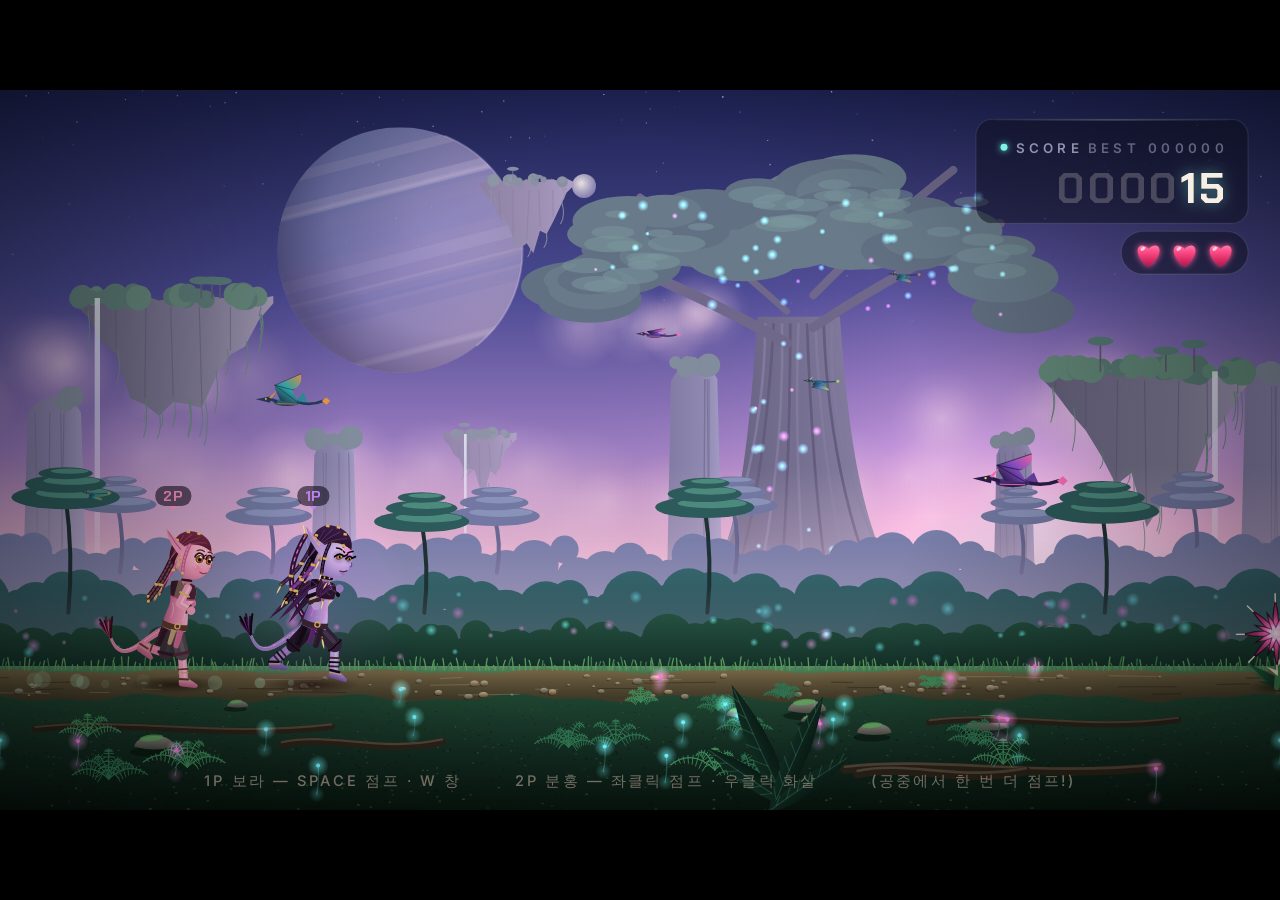
<file: my-game/index.html>
<!doctype html>
<html lang="ko">
<head>
<meta charset="utf-8">
<meta name="viewport" content="width=device-width,initial-scale=1">
<title>Pandora Runner</title>
<link rel="preconnect" href="https://fonts.googleapis.com">
<link rel="preconnect" href="https://fonts.gstatic.com" crossorigin>
<link href="https://fonts.googleapis.com/css2?family=Chakra+Petch:wght@600;700&family=Inter:wght@400;500;600&display=swap" rel="stylesheet">
<style>
  html, body { margin: 0; height: 100%; background: #000; }
  body { display: flex; align-items: center; justify-content: center; overflow: hidden; }
  #stage {
    position: relative;
    width: min(100vw, calc(100vh * 16 / 9));
    aspect-ratio: 16 / 9;
  }
  #game { display: block; width: 100%; height: 100%; touch-action: none; user-select: none; }

  /* 게임 오버 화면 */
  #over {
    position: absolute; inset: 0;
    display: flex; align-items: center; justify-content: center;
    background: radial-gradient(ellipse at center, rgba(20,8,30,0.45), rgba(5,2,10,0.75));
    opacity: 0; pointer-events: none;
    transition: opacity .35s ease;
  }
  #over.show { opacity: 1; pointer-events: auto; }
  #over .card {
    text-align: center;
    padding: clamp(18px, 4vw, 34px) clamp(26px, 6vw, 56px);
    border-radius: 18px;
    background: rgba(18,12,30,0.62);
    border: 1px solid rgba(255,120,235,0.25);
    box-shadow: 0 0 60px rgba(190,70,230,0.25), inset 0 1px 0 rgba(255,255,255,0.08);
    backdrop-filter: blur(6px);
    transform: translateY(10px) scale(.97);
    transition: transform .35s ease;
  }
  #over.show .card { transform: none; }
  #over h2 {
    margin: 0 0 6px;
    font: 700 clamp(26px, 5vw, 46px)/1.1 "Chakra Petch", "Segoe UI", sans-serif;
    letter-spacing: 2px;
    color: #ffe2fb;
    text-shadow: 0 0 18px rgba(255,95,224,0.6);
  }
  #over p {
    margin: 0 0 clamp(14px, 3vw, 24px);
    font: 500 clamp(14px, 2.2vw, 19px) Inter, system-ui, sans-serif;
    color: rgba(235,225,255,0.8);
  }
  #over p b { font-family: "Chakra Petch", monospace; font-size: 1.35em; color: #7ff3e6; }
  #retry {
    font: 600 clamp(14px, 2vw, 17px) Inter, system-ui, sans-serif;
    letter-spacing: 1px;
    color: #10061a;
    background: linear-gradient(135deg, #7ff3e6, #c98bff);
    border: 0; border-radius: 999px;
    padding: 11px 30px;
    cursor: pointer;
    box-shadow: 0 6px 22px rgba(127,243,230,0.3);
    transition: transform .15s ease, box-shadow .15s ease;
  }
  #retry:hover { transform: translateY(-2px); box-shadow: 0 10px 28px rgba(127,243,230,0.45); }
  #retry:active { transform: translateY(0); }
</style>
</head>
<body>
<div id="stage">
  <canvas id="game"></canvas>
  <div id="over">
    <div class="card">
      <h2>게임 오버!</h2>
      <p>기록: <b id="final">0</b>점</p>
      <button id="retry" type="button">다시 하기</button>
    </div>
  </div>
</div>
<script>
// ── 기본 설정 ─────────────────────────────────────────────
const W = 960, H = 540;            // 논리 해상도 (16:9)
const GROUND_Y = 432;              // 지평선(지면 시작)
const RUN_Y = GROUND_Y + 14;       // 캐릭터가 딛고 서는 높이

const canvas = document.getElementById('game');
const mainCtx = canvas.getContext('2d');
let ctx = mainCtx;                 // 그리기 함수들이 쓰는 현재 컨텍스트

// 움직이지 않는 배경은 한 번만 그려 오프스크린 캔버스에 보관
const bg = document.createElement('canvas');
const bgCtx = bg.getContext('2d');

// 시드 고정 난수: 리사이즈해도 별/바위 배치가 그대로 유지됨
function mulberry32(a) {
  return function () {
    a |= 0; a = a + 0x6D2B79F5 | 0;
    let t = Math.imul(a ^ a >>> 15, 1 | a);
    t = t + Math.imul(t ^ t >>> 7, 61 | t) ^ t;
    return ((t ^ t >>> 14) >>> 0) / 4294967296;
  };
}
const gauss = r => Math.sqrt(-2 * Math.log(r() || 1e-9)) * Math.cos(2 * Math.PI * r());

function radial(x, y, r0, r1, stops) {
  const g = ctx.createRadialGradient(x, y, r0, x, y, r1);
  stops.forEach(([o, c]) => g.addColorStop(o, c));
  return g;
}
function linear(x0, y0, x1, y1, stops) {
  const g = ctx.createLinearGradient(x0, y0, x1, y1);
  stops.forEach(([o, c]) => g.addColorStop(o, c));
  return g;
}

// ── 판도라 배경 ───────────────────────────────────────────
const HAZE = '#b8a4d0';     // 먼 곳일수록 섞이는 대기색

function mixHex(a, b, t) {
  const pa = parseInt(a.slice(1), 16), pb = parseInt(b.slice(1), 16);
  const ch = s => Math.round(((pa >> s) & 255) * (1 - t) + ((pb >> s) & 255) * t);
  return `rgb(${ch(16)},${ch(8)},${ch(0)})`;
}

// 파스텔 노을 하늘
function drawSky() {
  ctx.fillStyle = linear(0, 0, 0, GROUND_Y, [[0, '#1c2150'], [0.35, '#4b4a93'], [0.62, '#9a7cbf'], [0.82, '#e3a9c4'], [1, '#f6cfc6']]);
  ctx.fillRect(0, 0, W, GROUND_Y + 2);

  ctx.globalCompositeOperation = 'lighter';
  ctx.fillStyle = radial(780, 330, 0, 360, [[0, 'rgba(255,200,170,0.35)'], [0.4, 'rgba(255,150,170,0.12)'], [1, 'rgba(0,0,0,0)']]);
  ctx.fillRect(0, 0, W, GROUND_Y);
  // 초저녁 별
  const r = mulberry32(42);
  for (let i = 0; i < 120; i++) {
    const x = r() * W, y = Math.pow(r(), 1.6) * 200, s = 0.4 + r() * 0.8;
    ctx.fillStyle = `rgba(235,235,255,${(0.15 + r() * 0.5) * (1 - y / 200)})`;
    ctx.fillRect(x, y, s, s);
  }
  ctx.globalCompositeOperation = 'source-over';
}

// 하늘에 걸린 거대한 가스 행성 + 작은 위성
function drawGasGiant() {
  const x = 300, y = 120, R = 92;
  ctx.save();
  ctx.globalAlpha = 0.6;
  ctx.beginPath(); ctx.arc(x, y, R, 0, Math.PI * 2); ctx.clip();
  ctx.fillStyle = linear(x - R, y - R, x + R, y + R, [[0, '#8fa6d8'], [0.5, '#c9b8e6'], [1, '#f2d4e6']]);
  ctx.fillRect(x - R, y - R, R * 2, R * 2);
  const r = mulberry32(5);
  ctx.save();
  ctx.translate(x, y);
  ctx.rotate(-0.25);
  for (let i = 0; i < 14; i++) {
    const by = -R + r() * R * 2, bh = 2 + r() * 9;
    ctx.fillStyle = r() < 0.5 ? `rgba(110,120,190,${0.12 + r() * 0.18})` : `rgba(255,235,245,${0.1 + r() * 0.2})`;
    ctx.fillRect(-R - 10, by, R * 2 + 20, bh);
  }
  ctx.restore();
  ctx.fillStyle = radial(x + R * 0.45, y - R * 0.35, R * 0.3, R * 1.5, [[0, 'rgba(30,30,80,0)'], [0.6, 'rgba(30,30,80,0.25)'], [1, 'rgba(25,20,60,0.75)']]);
  ctx.fillRect(x - R, y - R, R * 2, R * 2);
  ctx.restore();
  ctx.strokeStyle = 'rgba(230,220,255,0.25)';
  ctx.lineWidth = 1.5;
  ctx.beginPath(); ctx.arc(x, y, R, -1.2, 0.9); ctx.stroke();

  ctx.fillStyle = radial(436, 70, 1, 12, [[0, 'rgba(255,245,240,0.85)'], [1, 'rgba(180,170,210,0.6)']]);
  ctx.beginPath(); ctx.arc(438, 72, 9, 0, Math.PI * 2); ctx.fill();
}

function drawClouds() {
  const r = mulberry32(21);
  [[0.12, 210, 1], [0.5, 175, 0.8], [0.85, 240, 1.1], [0.3, 290, 1.2], [0.7, 300, 1]].forEach(([fx, cy, sc]) => {
    for (let i = 0; i < 14; i++) {
      const x = fx * W + gauss(r) * 70 * sc, y = cy + gauss(r) * 10 * sc, rad = (18 + r() * 30) * sc;
      ctx.fillStyle = radial(x, y, 0, rad, [[0, 'rgba(255,225,235,0.22)'], [0.6, 'rgba(240,200,225,0.1)'], [1, 'rgba(240,200,225,0)']]);
      ctx.fillRect(x - rad, y - rad, rad * 2, rad * 2);
    }
  });
}

// 숲에서 솟은 먼 돌기둥 산
function drawPillars() {
  const r = mulberry32(31);
  [[40, 150, 46], [250, 120, 34], [520, 175, 40], [955, 170, 50], [760, 120, 30]].forEach(([x, hgt, w]) => {
    const base = GROUND_Y - 50, top = base - hgt;
    ctx.fillStyle = linear(x - w / 2, 0, x + w / 2, 0, [[0, mixHex('#4a5175', HAZE, 0.5)], [0.7, mixHex('#5d6588', HAZE, 0.55)], [1, mixHex('#8a8fb5', HAZE, 0.5)]]);
    ctx.beginPath();
    ctx.moveTo(x - w * 0.5, base);
    ctx.lineTo(x - w * 0.42, top + 12);
    ctx.quadraticCurveTo(x - w * 0.3, top, x, top - 3);
    ctx.quadraticCurveTo(x + w * 0.35, top, x + w * 0.45, top + 10);
    ctx.lineTo(x + w * 0.55, base);
    ctx.closePath();
    ctx.fill();
    ctx.strokeStyle = mixHex('#3c4262', HAZE, 0.5);
    ctx.lineWidth = 0.8;
    for (let i = 0; i < 4; i++) {
      const sx = x + (r() - 0.5) * w * 0.7;
      ctx.beginPath(); ctx.moveTo(sx, top + 10); ctx.lineTo(sx + (r() - 0.5) * 6, base); ctx.stroke();
    }
    ctx.fillStyle = mixHex('#3e6f5c', HAZE, 0.55);
    for (let i = 0; i < 7; i++) {
      ctx.beginPath(); ctx.arc(x + (r() - 0.5) * w * 0.85, top + 2 - r() * 5, 4 + r() * 5, 0, Math.PI * 2); ctx.fill();
    }
  });
}

// 떠다니는 산: 아래로 뾰족한 바위, 위엔 숲, 덩굴과 폭포
function floatingIsland(x, y, w, h, haze, seed, fall) {
  const r = mulberry32(seed);
  const c = col => mixHex(col, HAZE, haze);
  const left = x - w / 2, n = 14, k = Math.max(0.5, w / 150);

  const bottom = [];
  for (let i = 0; i <= n; i++) {
    const t = i / n;
    bottom.push([left + w * t, y + Math.pow(Math.sin(t * Math.PI), 1.3) * h * (0.75 + r() * 0.45)]);
  }
  ctx.beginPath();
  ctx.moveTo(left, y);
  bottom.forEach(([bx, by]) => ctx.lineTo(bx, by));
  for (let i = n; i >= 0; i--) ctx.lineTo(left + w * i / n, y - 2 - r() * 4);
  ctx.closePath();
  ctx.fillStyle = linear(left, 0, left + w, 0, [[0, c('#3c3f52')], [0.65, c('#6a6c80')], [1, c('#9a96aa')]]);
  ctx.fill();

  // 바위 결
  ctx.strokeStyle = c('#2d2f40');
  ctx.globalAlpha = 0.5;
  ctx.lineWidth = 0.8;
  for (let i = 1; i < n; i += 2) {
    const [bx, by] = bottom[i];
    ctx.beginPath(); ctx.moveTo(bx + (r() - 0.5) * 4, y + 3); ctx.lineTo(bx, by - 3); ctx.stroke();
  }
  ctx.globalAlpha = 1;

  // 늘어진 덩굴
  ctx.strokeStyle = c('#3f7a55');
  ctx.lineWidth = 0.7;
  for (let i = 0; i < w / 8; i++) {
    const [bx, by] = bottom[1 + (r() * (n - 1) | 0)];
    const vx = bx + (r() - 0.5) * 6, len = (6 + r() * 22) * k;
    ctx.beginPath(); ctx.moveTo(vx, by - 4); ctx.quadraticCurveTo(vx + 3, by + len * 0.5, vx - 1, by + len); ctx.stroke();
  }

  // 섬 위의 숲과 우산형 나무
  for (let i = 0; i < w / 5; i++) {
    ctx.fillStyle = c(r() < 0.5 ? '#2f6a4c' : '#3f7d55');
    ctx.beginPath(); ctx.arc(left + 4 + r() * (w - 8), y - 3 - r() * 5 * k, (4 + r() * 6) * k, 0, Math.PI * 2); ctx.fill();
  }
  for (let i = 0; i < 3; i++) {
    const tx = left + w * (0.2 + r() * 0.6), th = (10 + r() * 16) * k;
    ctx.strokeStyle = c('#3a3a44');
    ctx.lineWidth = 1.2 * k;
    ctx.beginPath(); ctx.moveTo(tx, y - 4); ctx.lineTo(tx, y - th); ctx.stroke();
    ctx.fillStyle = c('#2c6a50');
    ctx.beginPath(); ctx.ellipse(tx, y - th, 9 * k, 3 * k, 0, 0, Math.PI * 2); ctx.fill();
  }

  if (fall) {
    const fx = left + w * fall, len = 150 + h;
    ctx.fillStyle = linear(0, y, 0, y + len, [[0, 'rgba(240,245,255,0.75)'], [0.7, 'rgba(240,245,255,0.3)'], [1, 'rgba(240,245,255,0)']]);
    ctx.fillRect(fx - 2 * k, y - 4, 4 * k, len);
    ctx.fillStyle = radial(fx, y + len * 0.85, 0, 26, [[0, 'rgba(250,235,250,0.35)'], [1, 'rgba(250,235,250,0)']]);
    ctx.fillRect(fx - 26, y + len * 0.85 - 26, 52, 52);
  }
}

// 거대한 영혼의 나무 (홈트리)
function drawHomeTree() {
  const x = 600, base = GROUND_Y - 30, haze = 0.42;
  const c = col => mixHex(col, HAZE, haze);
  const r = mulberry32(77);

  // 줄기: 뿌리 기둥들이 엉켜 넓게 퍼짐
  ctx.fillStyle = linear(x - 60, 0, x + 60, 0, [[0, c('#2c3048')], [0.6, c('#4a4d68')], [1, c('#6a6a86')]]);
  ctx.beginPath();
  ctx.moveTo(x - 95, base);
  ctx.bezierCurveTo(x - 50, base - 30, x - 40, base - 110, x - 32, 170);
  ctx.lineTo(x + 30, 170);
  ctx.bezierCurveTo(x + 38, base - 110, x + 55, base - 30, x + 105, base);
  ctx.closePath();
  ctx.fill();
  ctx.lineWidth = 2;
  for (let i = 0; i < 9; i++) {
    const t = i / 8, sx = mix(x - 26, x + 24, t), ex = mix(x - 85, x + 95, t);
    ctx.strokeStyle = i % 2 ? c('#252840') : c('#5a5c78');
    ctx.beginPath(); ctx.moveTo(sx, 175); ctx.bezierCurveTo(sx + (r() - 0.5) * 10, 260, mix(sx, ex, 0.4), base - 50, ex, base); ctx.stroke();
  }

  // 굵은 가지
  ctx.strokeStyle = c('#3a3d58');
  ctx.lineCap = 'round';
  [[-1, 160, 8], [1, 150, 7], [-1, 120, 5], [1, 115, 6]].forEach(([d, len, wdt], i) => {
    ctx.lineWidth = wdt;
    ctx.beginPath(); ctx.moveTo(x + d * 10, 190 - i * 12); ctx.quadraticCurveTo(x + d * len * 0.5, 150 - i * 15, x + d * len, 120 - i * 20); ctx.stroke();
  });

  // 우산 모양의 거대한 수관
  for (let i = 0; i < 70; i++) {
    const t = r(), dy = Math.abs(t - 0.5) * 2;
    const cx = x + (t - 0.5) * 340, cy = 95 + dy * dy * 50 + gauss(r) * 14;
    const rx = 18 + r() * 26;
    ctx.fillStyle = c(r() < 0.5 ? '#244a4c' : '#2f5d58');
    ctx.beginPath(); ctx.ellipse(cx, cy, rx, rx * 0.45, 0, 0, Math.PI * 2); ctx.fill();
  }
  for (let i = 0; i < 40; i++) {
    const t = r(), dy = Math.abs(t - 0.5) * 2;
    const cx = x + (t - 0.5) * 320, cy = 86 + dy * dy * 50 + gauss(r) * 12;
    const rx = 8 + r() * 14;
    ctx.fillStyle = c('#4f8a78');
    ctx.globalAlpha = 0.55;
    ctx.beginPath(); ctx.ellipse(cx, cy, rx, rx * 0.3, 0, 0, Math.PI * 2); ctx.fill();
  }
  ctx.globalAlpha = 1;

  // 수관과 줄기의 생체발광
  ctx.globalCompositeOperation = 'lighter';
  for (let i = 0; i < 60; i++) {
    const onTrunk = i < 18;
    const px = onTrunk ? x + (r() - 0.5) * 70 : x + (r() - 0.5) * 320;
    const py = onTrunk ? 190 + r() * 180 : 80 + r() * 90;
    const col = r() < 0.65 ? '120,240,255' : '255,120,230', rad = 1.5 + r() * 3;
    ctx.fillStyle = radial(px, py, 0, rad, [[0, `rgba(${col},0.7)`], [1, `rgba(${col},0)`]]);
    ctx.fillRect(px - rad, py - rad, rad * 2, rad * 2);
  }
  ctx.globalCompositeOperation = 'source-over';
}

function canopyLayer(seed, baseY, amp, rMin, rMax, top, bottom) {
  const r = mulberry32(seed);
  ctx.fillStyle = linear(0, baseY - amp - rMax, 0, GROUND_Y, [[0, top], [1, bottom]]);
  ctx.fillRect(0, baseY, W, GROUND_Y - baseY + 2);
  for (let x = -20; x < W + 20;) {
    const rad = rMin + r() * (rMax - rMin);
    ctx.beginPath(); ctx.arc(x, baseY - r() * amp + rad * 0.5, rad, 0, Math.PI * 2); ctx.fill();
    x += rad * (0.8 + r() * 0.5);
  }
}

// 숲 위로 솟은 우산형 나무
function emergentTree(x, baseY, h, crownW, trunk, crown, light) {
  ctx.strokeStyle = trunk;
  ctx.lineWidth = 3;
  ctx.lineCap = 'round';
  ctx.beginPath(); ctx.moveTo(x, baseY); ctx.quadraticCurveTo(x + 4, baseY - h * 0.5, x - 2, baseY - h); ctx.stroke();
  [[0, 1], [-10, 0.75], [-18, 0.5]].forEach(([dy, k]) => {
    ctx.fillStyle = crown;
    ctx.beginPath(); ctx.ellipse(x - 2, baseY - h + dy, crownW * k, crownW * k * 0.22, 0, 0, Math.PI * 2); ctx.fill();
    ctx.fillStyle = light;
    ctx.beginPath(); ctx.ellipse(x - 2 + crownW * k * 0.15, baseY - h + dy - crownW * k * 0.08, crownW * k * 0.7, crownW * k * 0.1, 0, 0, Math.PI * 2); ctx.fill();
  });
}

function mist(y0, y1, alpha) {
  ctx.fillStyle = linear(0, y0, 0, y1, [[0, 'rgba(240,205,228,0)'], [1, `rgba(240,205,228,${alpha})`]]);
  ctx.fillRect(0, y0, W, y1 - y0);
}

// 원경 → 근경으로 겹겹이 쌓인 울창한 숲 (층마다 다른 속도로 흘러감)
function drawForestFar() {
  const r = mulberry32(43);
  mist(GROUND_Y - 150, GROUND_Y - 60, 0.45);
  canopyLayer(41, GROUND_Y - 72, 22, 10, 22, mixHex('#5d6f9c', HAZE, 0.35), mixHex('#47577f', HAZE, 0.3));
  for (let i = 0; i < 6; i++) {
    emergentTree(60 + i * 170 + r() * 60, GROUND_Y - 70, 40 + r() * 40, 22 + r() * 14,
      mixHex('#3e4870', HAZE, 0.35), mixHex('#4c6188', HAZE, 0.35), mixHex('#7088ad', HAZE, 0.35));
  }
}

function drawForestMid() {
  const r = mulberry32(45);
  mist(GROUND_Y - 95, GROUND_Y - 40, 0.35);
  canopyLayer(44, GROUND_Y - 42, 22, 12, 26, '#3c6c74', '#22454c');
  for (let i = 0; i < 4; i++) {
    emergentTree(130 + i * 240 + r() * 80, GROUND_Y - 40, 50 + r() * 40, 28 + r() * 16, '#1e3236', '#2d5a5a', '#4d8a7e');
  }
}

function drawForestNear() {
  const r = mulberry32(46);
  mist(GROUND_Y - 60, GROUND_Y - 14, 0.18);
  canopyLayer(47, GROUND_Y - 14, 16, 9, 20, '#2a5a48', '#143028');

  ctx.globalCompositeOperation = 'lighter';
  for (let i = 0; i < 70; i++) {
    const x = r() * W, y = GROUND_Y - 4 - r() * 50;
    const col = r() < 0.6 ? '110,240,255' : '255,120,230', rad = 2 + r() * 4;
    ctx.fillStyle = radial(x, y, 0, rad, [[0, `rgba(${col},0.5)`], [1, `rgba(${col},0)`]]);
    ctx.fillRect(x - rad, y - rad, rad * 2, rad * 2);
  }
  ctx.globalCompositeOperation = 'source-over';
}

function drawScenery() {
  drawPillars();
  floatingIsland(395, 72, 70, 45, 0.65, 5, 0);
  floatingIsland(360, 262, 55, 32, 0.7, 6, 0.3);
  drawHomeTree();
  floatingIsland(130, 160, 150, 90, 0.35, 3, 0.12);
  floatingIsland(860, 215, 160, 95, 0.3, 4, 0.82);
}

// ── 숲 바닥 ───────────────────────────────────────────────
function fern(x, y, size, color, r) {
  const fronds = 5 + (r() * 3 | 0);
  ctx.strokeStyle = color;
  ctx.lineCap = 'round';
  for (let i = 0; i < fronds; i++) {
    const a = -Math.PI / 2 + (i / (fronds - 1) - 0.5) * 2.4;
    const len = size * (0.7 + r() * 0.4);
    const ex = x + Math.cos(a) * len, ey = y + Math.sin(a) * len * 0.7 + len * 0.15;
    const cx = x + Math.cos(a) * len * 0.5, cy = y + Math.sin(a) * len * 0.7 - len * 0.2;
    ctx.lineWidth = 0.9;
    ctx.beginPath(); ctx.moveTo(x, y); ctx.quadraticCurveTo(cx, cy, ex, ey); ctx.stroke();
    ctx.lineWidth = 0.7;
    for (let t = 0.2; t < 0.95; t += 0.1) {
      const u = 1 - t;
      const px = u * u * x + 2 * u * t * cx + t * t * ex, py = u * u * y + 2 * u * t * cy + t * t * ey;
      const tx = 2 * u * (cx - x) + 2 * t * (ex - cx), ty = 2 * u * (cy - y) + 2 * t * (ey - cy), tl = Math.hypot(tx, ty) || 1;
      const nx = -ty / tl, ny = tx / tl, l = (1 - t) * size * 0.16 + 0.8;
      ctx.beginPath(); ctx.moveTo(px - nx * l, py - ny * l + l * 0.4); ctx.lineTo(px + nx * l, py + ny * l + l * 0.4); ctx.stroke();
    }
  }
}

// 끝이 빛나는 생체발광 식물
function glowPlant(x, y, h, col) {
  ctx.strokeStyle = 'rgba(40,90,80,0.9)';
  ctx.lineWidth = 0.9;
  ctx.beginPath(); ctx.moveTo(x, y); ctx.quadraticCurveTo(x + 2, y - h * 0.5, x + 1, y - h); ctx.stroke();
  ctx.globalCompositeOperation = 'lighter';
  ctx.fillStyle = radial(x + 1, y - h, 0, 8, [[0, `rgba(${col},0.55)`], [1, `rgba(${col},0)`]]);
  ctx.fillRect(x - 7, y - h - 8, 16, 16);
  ctx.fillStyle = radial(x, y, 0, 6, [[0, `rgba(${col},0.25)`], [1, `rgba(${col},0)`]]);
  ctx.fillRect(x - 6, y - 6, 12, 12);
  ctx.globalCompositeOperation = 'source-over';
  ctx.fillStyle = `rgb(${col})`;
  ctx.beginPath(); ctx.arc(x + 1, y - h, 1.5, 0, Math.PI * 2); ctx.fill();
}

// 화면 모서리의 커다란 잎 실루엣
function bigLeaf(x, y, len, ang, w) {
  ctx.save();
  ctx.translate(x, y);
  ctx.rotate(ang);
  ctx.beginPath();
  ctx.moveTo(0, 0);
  ctx.quadraticCurveTo(len * 0.45, -w, len, 0);
  ctx.quadraticCurveTo(len * 0.45, w, 0, 0);
  ctx.fillStyle = linear(0, -w, 0, w, [[0, '#14352a'], [1, '#06140e']]);
  ctx.fill();
  ctx.strokeStyle = 'rgba(140,230,190,0.18)';
  ctx.lineWidth = 0.8;
  ctx.beginPath(); ctx.moveTo(2, 0); ctx.quadraticCurveTo(len * 0.5, -1.5, len - 4, 0); ctx.stroke();
  for (let t = 0.15; t < 0.9; t += 0.12) {
    ctx.beginPath(); ctx.moveTo(len * t, -0.5); ctx.lineTo(len * t + w * 0.5, -w * 0.55 * (1 - Math.abs(t - 0.45))); ctx.stroke();
  }
  ctx.restore();
}

function drawGround() {
  const depth = H - GROUND_Y;
  ctx.fillStyle = linear(0, GROUND_Y, 0, H, [[0, '#2f6040'], [0.18, '#204632'], [0.6, '#122a20'], [1, '#07130d']]);
  ctx.fillRect(0, GROUND_Y, W, depth);
  ctx.fillStyle = linear(0, GROUND_Y, 0, GROUND_Y + 12, [[0, 'rgba(180,240,170,0.3)'], [1, 'rgba(180,240,170,0)']]);
  ctx.fillRect(0, GROUND_Y, W, 12);

  const r = mulberry32(99);
  // 이끼 질감
  for (let i = 0; i < 1300; i++) {
    const d = Math.pow(r(), 1.3), y = GROUND_Y + 2 + d * (depth - 2), x = r() * W, s = 0.5 + d * 1.6;
    ctx.fillStyle = r() < 0.55 ? `rgba(4,18,10,${0.25 + r() * 0.3})` : `rgba(140,210,130,${0.08 + r() * 0.16})`;
    ctx.fillRect(x, y, s, s * 0.6);
  }

  // 캐릭터가 달리는 흙길: 조약돌·돌멩이가 뚜렷해서 땅이 흘러가는 게 잘 보임
  const trailTop = GROUND_Y + 4, trailBot = GROUND_Y + 24;
  const edge = x => Math.sin(x * Math.PI * 2 * 7 / W) * 2.2 + Math.sin(x * Math.PI * 2 * 17 / W) * 1.2;
  ctx.beginPath();
  ctx.moveTo(0, trailTop + edge(0) * 0.5);
  for (let x = 0; x <= W; x += 6) ctx.lineTo(x, trailTop + edge(x) * 0.5);
  for (let x = W; x >= 0; x -= 6) ctx.lineTo(x, trailBot + edge(x + 300));
  ctx.closePath();
  ctx.fillStyle = linear(0, trailTop, 0, trailBot, [[0, 'rgba(118,96,66,0.9)'], [1, 'rgba(70,56,38,0.85)']]);
  ctx.fill();
  // 바퀴 자국처럼 길게 난 흙결
  ctx.lineWidth = 0.8;
  for (let i = 0; i < 26; i++) {
    const x = r() * W, y = trailTop + 3 + r() * 15, len = 14 + r() * 40;
    ctx.strokeStyle = r() < 0.5 ? 'rgba(40,30,18,0.45)' : 'rgba(190,165,125,0.3)';
    ctx.beginPath(); ctx.moveTo(x, y); ctx.lineTo(x + len, y + (r() - 0.5) * 1.5); ctx.stroke();
  }
  // 조약돌
  for (let i = 0; i < 70; i++) {
    const x = r() * W, y = trailTop + 2 + r() * 17, rx = 1 + r() * 2.4, ry = rx * (0.55 + r() * 0.2);
    ctx.fillStyle = 'rgba(25,18,10,0.45)';
    ctx.beginPath(); ctx.ellipse(x - 0.6, y + ry * 0.6, rx, ry * 0.6, 0, 0, Math.PI * 2); ctx.fill();
    ctx.fillStyle = linear(0, y - ry, 0, y + ry, [[0, r() < 0.5 ? '#b9a88a' : '#9c9a8e'], [1, '#5a4c38']]);
    ctx.beginPath(); ctx.ellipse(x, y, rx, ry, 0, 0, Math.PI * 2); ctx.fill();
  }
  // 이끼 낀 큰 돌
  for (let i = 0; i < 7; i++) {
    const x = r() * W, y = trailBot + 6 + r() * 40, w = 7 + r() * 9, h = w * 0.55;
    ctx.fillStyle = 'rgba(5,15,8,0.5)';
    ctx.beginPath(); ctx.ellipse(x - 2, y + h * 0.5, w * 1.1, h * 0.45, 0, 0, Math.PI * 2); ctx.fill();
    ctx.fillStyle = linear(0, y - h, 0, y + h * 0.5, [[0, '#8a8a80'], [1, '#3e3e38']]);
    ctx.beginPath(); ctx.ellipse(x, y, w, h, 0, Math.PI, 0); ctx.quadraticCurveTo(x, y + h * 0.5, x - w, y); ctx.fill();
    ctx.fillStyle = 'rgba(90,170,90,0.75)';
    ctx.beginPath(); ctx.ellipse(x - w * 0.15, y - h * 0.8, w * 0.6, h * 0.3, -0.1, 0, Math.PI * 2); ctx.fill();
  }

  // 땅 위로 드러난 굵은 뿌리
  ctx.lineCap = 'round';
  for (let i = 0; i < 6; i++) {
    const y = GROUND_Y + 22 + r() * (depth - 40), x0 = r() * W, len = 120 + r() * 160;
    const wdt = 3 + (y - GROUND_Y) / depth * 5;
    const curve = off => {
      ctx.beginPath();
      ctx.moveTo(x0, y - off);
      ctx.bezierCurveTo(x0 + len * 0.3, y - 8 - off, x0 + len * 0.6, y + 8 - off, x0 + len, y - 2 - off);
    };
    curve(0); ctx.strokeStyle = '#2a2219'; ctx.lineWidth = wdt; ctx.stroke();
    curve(wdt * 0.3); ctx.strokeStyle = 'rgba(190,170,140,0.25)'; ctx.lineWidth = wdt * 0.3; ctx.stroke();
  }

  // 지면 가장자리 풀잎
  ctx.lineWidth = 1;
  for (let x = 0; x < W; x += 2 + r() * 3) {
    const h = 3 + r() * 7, lean = (r() - 0.5) * 4;
    ctx.strokeStyle = r() < 0.5 ? '#3f7d4e' : '#5a9a5c';
    ctx.beginPath(); ctx.moveTo(x, GROUND_Y + 3); ctx.quadraticCurveTo(x + lean * 0.3, GROUND_Y + 3 - h * 0.6, x + lean, GROUND_Y + 3 - h); ctx.stroke();
  }

  for (let i = 0; i < 14; i++) {
    const d = r(), y = GROUND_Y + 10 + d * (depth - 25), x = r() * W;
    fern(x, y, 12 + d * 26, r() < 0.5 ? '#3e8a5a' : '#2f7350', r);
  }
  for (let i = 0; i < 22; i++) {
    const d = r(), y = GROUND_Y + 6 + d * (depth - 15), x = r() * W;
    glowPlant(x, y, 6 + d * 16, r() < 0.6 ? '110,240,255' : '255,120,230');
  }

  [[-10, H + 6, 100, -1.15, 16], [-14, H + 4, 80, -0.6, 13], [W + 8, H + 6, 110, -2.0, 17], [W + 12, H, 85, -2.55, 14]]
    .forEach(([x, y, len, ang, w]) => bigLeaf(x, y, len, ang, w));
}

// ── 하늘을 나는 거대한 새 (매 프레임 그림) ─────────────────
const BIRD_COLORS = [
  ['#1d3550', '#2fb5b8', '#f39a3d'],
  ['#2a1d4a', '#8a4fd0', '#ff6fb8'],
  ['#18394a', '#3d8fe0', '#c9f05a'],
  ['#2a0f14', '#c8323c', '#ffb02e'],   // 공격해 오는 거대 새
];
const birds = [
  { x: 260, y: 230, s: 0.9, v: 34, ph: 0, c: 0 },
  { x: 520, y: 180, s: 0.55, v: 22, ph: 1.3, c: 1 },
  { x: 640, y: 215, s: 0.45, v: 20, ph: 2.1, c: 2 },
  { x: 820, y: 290, s: 1.15, v: 46, ph: 0.6, c: 1 },
  { x: 90, y: 300, s: 0.35, v: 15, ph: 2.8, c: 0 },
  { x: 700, y: 135, s: 0.4, v: 18, ph: 1.9, c: 0 },
];

function updateBirds(dt) {
  birds.forEach(b => {
    b.x -= b.v * dt;
    if (b.x < -70) b.x = W + 70;
    b.ph += dt * (7.5 - b.s * 2.5);
  });
}

function drawBird(b) {
  const [body, wing, tip] = BIRD_COLORS[b.c];
  const f = Math.sin(b.ph);
  const ty = -(8 + 26 * f), tx = -14 + 4 * f;

  ctx.save();
  ctx.translate(b.x, b.y + Math.sin(b.ph * 0.23) * 5 - f * 1.5 * b.s);
  ctx.scale(-b.s, b.s);                         // 왼쪽을 향해 날아감
  ctx.globalAlpha = Math.min(1, 0.55 + b.s * 0.4);
  ctx.lineCap = 'round';
  ctx.lineJoin = 'round';

  const wingShape = (wy, wx) => {
    ctx.beginPath();
    ctx.moveTo(5, -1);
    ctx.quadraticCurveTo(9, wy * 0.35 - 1, 10, wy * 0.6);
    ctx.lineTo(wx, wy);
    ctx.quadraticCurveTo(wx - 2, wy * 0.55, -4, wy * 0.45);
    ctx.quadraticCurveTo(-7, wy * 0.2, -9, 0);
    ctx.closePath();
  };
  const ribs = (wy, wx) => {
    ctx.strokeStyle = 'rgba(10,15,30,0.55)';
    ctx.lineWidth = 0.7;
    [[wx, wy], [-4, wy * 0.45], [-9, 0]].forEach(([ex, ey]) => {
      ctx.beginPath(); ctx.moveTo(10, wy * 0.6); ctx.lineTo(ex, ey); ctx.stroke();
    });
  };

  // 먼 쪽 날개
  const ty2 = ty * 0.75 - 3, tx2 = tx + 4;
  wingShape(ty2, tx2);
  ctx.fillStyle = linear(5, 0, tx2, ty2, [[0, body], [1, mixHex(tip, body, 0.5)]]);
  ctx.fill();

  // 뒷날개 (작은 두 번째 날개)
  ctx.fillStyle = mixHex(wing, body, 0.3);
  ctx.beginPath(); ctx.moveTo(-6, 0); ctx.lineTo(-14, ty * 0.35); ctx.lineTo(-17, 0.5); ctx.closePath(); ctx.fill();

  // 꼬리 + 꼬리 지느러미
  ctx.strokeStyle = body;
  ctx.lineWidth = 2.2;
  ctx.beginPath(); ctx.moveTo(-9, 0); ctx.quadraticCurveTo(-20, 2 + f * 2, -30, -1); ctx.stroke();
  ctx.fillStyle = tip;
  ctx.beginPath(); ctx.moveTo(-29, -1); ctx.lineTo(-33, -4); ctx.lineTo(-36, -1); ctx.lineTo(-33, 2); ctx.closePath(); ctx.fill();

  // 몸통
  ctx.fillStyle = linear(0, -3, 0, 3, [[0, mixHex(wing, body, 0.4)], [1, body]]);
  ctx.beginPath(); ctx.ellipse(0, 0, 11, 3.2, 0, 0, Math.PI * 2); ctx.fill();
  ctx.strokeStyle = tip;
  ctx.lineWidth = 0.6;
  ctx.beginPath(); ctx.moveTo(-8, 1.5); ctx.lineTo(8, 1.2); ctx.stroke();

  // 목 + 긴 부리 머리 + 볏
  ctx.strokeStyle = body;
  ctx.lineWidth = 2.4;
  ctx.beginPath(); ctx.moveTo(9, -1); ctx.lineTo(15, -3); ctx.stroke();
  ctx.fillStyle = body;
  ctx.beginPath(); ctx.moveTo(13, -5); ctx.lineTo(26, -2.5); ctx.lineTo(14, 0.5); ctx.closePath(); ctx.fill();
  ctx.fillStyle = tip;
  ctx.beginPath(); ctx.moveTo(15, -4); ctx.lineTo(8, -10); ctx.lineTo(13, -3); ctx.closePath(); ctx.fill();
  ctx.fillStyle = '#ffe36b';
  ctx.beginPath(); ctx.arc(17.5, -2.8, 0.8, 0, Math.PI * 2); ctx.fill();

  // 가까운 쪽 날개
  wingShape(ty, tx);
  ctx.fillStyle = linear(5, 0, tx, ty, [[0, body], [0.45, wing], [1, tip]]);
  ctx.fill();
  ribs(ty, tx);

  ctx.restore();
}

function drawBirds() {
  birds.forEach(drawBird);
}

// ── 1P 캐릭터: 보라빛 나비족 소녀 ─────────────────────────
const SKIN_L = '#e6d4f5', SKIN = '#bea2dd', SKIN_D = '#9a7bc2', SKIN_DD = '#6b4d95';
const HAIR = '#2a1430', HAIR_D = '#100610', HAIR_PURPLE = '#6f2a88';
const CLOTH = '#2b1a30', CLOTH_D = '#150b17', PANTS = '#30233a', PANTS_D = '#201726';
const LEATHER = '#3b2533', GOLD = '#e4b65e', GOLD_D = '#946628';
const GLOW = '#ff5fe0';

function limb(pts, width, color, hiAlpha) {
  ctx.lineCap = 'round';
  ctx.lineJoin = 'round';
  ctx.beginPath();
  pts.forEach(([x, y], i) => (i ? ctx.lineTo(x, y) : ctx.moveTo(x, y)));
  ctx.strokeStyle = color;
  ctx.lineWidth = width;
  ctx.stroke();
  // 오른쪽 위 하이라이트
  ctx.beginPath();
  pts.forEach(([x, y], i) => (i ? ctx.lineTo(x + 1, y - 0.7) : ctx.moveTo(x + 1, y - 0.7)));
  ctx.strokeStyle = `rgba(255,255,255,${hiAlpha})`;
  ctx.lineWidth = width * 0.3;
  ctx.stroke();
}

// 선분 a→b 위 t 지점에 가로로 감기는 띠 (팔찌, 가죽끈, 바지 단)
function band(a, b, t, half, color, w) {
  const dx = b[0] - a[0], dy = b[1] - a[1], l = Math.hypot(dx, dy) || 1;
  const nx = -dy / l, ny = dx / l, cx = a[0] + dx * t, cy = a[1] + dy * t;
  ctx.strokeStyle = color;
  ctx.lineWidth = w;
  ctx.lineCap = 'round';
  ctx.beginPath(); ctx.moveTo(cx + nx * half, cy + ny * half); ctx.lineTo(cx - nx * half, cy - ny * half); ctx.stroke();
}

// 생체발광 무늬: [x0,y0,x1,y1] 직선 또는 [x0,y0,cx,cy,x1,y1] 곡선
function glowLine(pts, alpha = 0.8, width = 0.6) {
  ctx.save();
  ctx.strokeStyle = `rgba(255,120,235,${alpha})`;
  ctx.lineWidth = width;
  ctx.lineCap = 'round';
  ctx.shadowColor = GLOW; ctx.shadowBlur = 4;
  ctx.beginPath();
  ctx.moveTo(pts[0], pts[1]);
  if (pts.length === 6) ctx.quadraticCurveTo(pts[2], pts[3], pts[4], pts[5]);
  else ctx.lineTo(pts[2], pts[3]);
  ctx.stroke();
  ctx.restore();
}

function glowDots(dots, r = 0.45) {
  ctx.save();
  ctx.fillStyle = 'rgba(255,155,242,0.95)';
  ctx.shadowColor = GLOW; ctx.shadowBlur = 3;
  dots.forEach(([x, y]) => { ctx.beginPath(); ctx.arc(x, y, r, 0, Math.PI * 2); ctx.fill(); });
  ctx.restore();
}

// 금 장식 가시 (머리끝, 귀걸이, 활 끝)
function goldSpike(x, y, ang, size = 1) {
  ctx.save();
  ctx.translate(x, y);
  ctx.rotate(ang);
  ctx.scale(size, size);
  ctx.fillStyle = GOLD_D;
  ctx.fillRect(-1.3, -0.6, 2.6, 1.8);
  ctx.beginPath();
  ctx.moveTo(0, 1);
  ctx.quadraticCurveTo(1.9, 4, 0, 11);
  ctx.quadraticCurveTo(-1.9, 4, 0, 1);
  ctx.fillStyle = linear(-2, 0, 2, 0, [[0, GOLD_D], [0.5, '#ffe3a0'], [1, GOLD]]);
  ctx.fill();
  ctx.restore();
}

// 맨발 + 발목을 감은 검은 천
function foot(x, y, angle, front) {
  ctx.save();
  ctx.translate(x, y);
  ctx.rotate(angle);
  ctx.beginPath();
  ctx.moveTo(-3.2, -4);
  ctx.quadraticCurveTo(-4.8, 2.8, -1.5, 3);
  ctx.lineTo(8.5, 3);
  ctx.quadraticCurveTo(11.5, 2.6, 10.5, 0.4);
  ctx.quadraticCurveTo(7.5, -1.5, 3, -3.6);
  ctx.closePath();
  ctx.fillStyle = linear(0, -4, 0, 3, [[0, front ? SKIN : SKIN_D], [1, SKIN_DD]]);
  ctx.fill();
  ctx.lineCap = 'round';
  ctx.strokeStyle = CLOTH_D;
  ctx.lineWidth = 1.8;
  ctx.beginPath(); ctx.moveTo(-3.6, -2.4); ctx.lineTo(3.4, -2.9); ctx.stroke();
  ctx.strokeStyle = GOLD;
  ctx.lineWidth = 0.6;
  ctx.beginPath(); ctx.moveTo(-3.4, -0.7); ctx.lineTo(4.4, -1.5); ctx.stroke();
  ctx.restore();
}

// 허벅지는 어두운 바지, 정강이는 피부 위에 검은 천을 칭칭 감음
function leg([hip, knee, ankle], front) {
  limb([knee, ankle], 6.4, front ? SKIN : SKIN_D, front ? 0.25 : 0.08);
  band(knee, ankle, 0.5, 3.6, LEATHER, 1.4);
  band(knee, ankle, 0.67, 3.6, CLOTH_D, 1.4);
  band(knee, ankle, 0.84, 3.5, LEATHER, 1.4);
  limb([hip, knee], 10.5, front ? PANTS : PANTS_D, front ? 0.1 : 0.04);
  band(hip, knee, 1, 5.4, CLOTH_D, 2.4);
  band(hip, knee, 0.97, 5.2, front ? 'rgba(255,95,224,0.45)' : 'rgba(255,95,224,0.2)', 0.6);
}

const bez = (a, b, c, d, t) => {
  const u = 1 - t;
  return [0, 1].map(i => u * u * u * a[i] + 3 * u * u * t * b[i] + 3 * u * t * t * c[i] + t * t * t * d[i]);
};

// 끝에 검은 술이 달린 긴 꼬리
function drawTail(p, lift) {
  const P0 = [-6, -44];
  const P1 = [mix(-22, -24, p), mix(-38, -50, p)];
  const P2 = [mix(-40, -42, p), mix(-12, -60, p)];
  const P3 = [mix(-48, -58, p), mix(-40, -50, p) - lift * 8];
  const N = 28;
  let prev = P0;
  ctx.lineCap = 'round';
  for (let i = 1; i <= N; i++) {
    const t = i / N, pt = bez(P0, P1, P2, P3, t);
    ctx.strokeStyle = SKIN_D;
    ctx.lineWidth = mix(5.2, 1.8, t);
    ctx.beginPath(); ctx.moveTo(prev[0], prev[1]); ctx.lineTo(pt[0], pt[1]); ctx.stroke();
    ctx.strokeStyle = 'rgba(235,215,250,0.4)';
    ctx.lineWidth = mix(1.4, 0.5, t);
    ctx.beginPath(); ctx.moveTo(prev[0] + 0.6, prev[1] - 0.9); ctx.lineTo(pt[0] + 0.6, pt[1] - 0.9); ctx.stroke();
    prev = pt;
  }
  glowDots([0.2, 0.35, 0.5, 0.65].map(t => bez(P0, P1, P2, P3, t)).map(([x, y]) => [x + 0.4, y - 1.2]), 0.5);
  // 꼬리 끝 술
  const q = bez(P0, P1, P2, P3, 0.92);
  const base = Math.atan2(P3[1] - q[1], P3[0] - q[0]);
  for (let i = 0; i < 9; i++) {
    const a = base + (i - 4) * 0.13, len = 8 + (i % 3) * 2.2;
    ctx.strokeStyle = i % 3 === 0 ? HAIR_PURPLE : i % 2 ? HAIR : HAIR_D;
    ctx.lineWidth = 1.5;
    ctx.beginPath();
    ctx.moveTo(P3[0] - Math.cos(base) * 3, P3[1] - Math.sin(base) * 3);
    ctx.quadraticCurveTo(
      P3[0] + Math.cos(a) * len * 0.5, P3[1] + Math.sin(a) * len * 0.5 + 1.5,
      P3[0] + Math.cos(a) * len, P3[1] + Math.sin(a) * len);
    ctx.stroke();
  }
}

// 등에 멘 검은 활: 보랏빛으로 빛나는 결 + 금 발톱
function drawBow() {
  const A = [-19, -64], B = [8, 8], C = [-36, -18];
  const path = () => { ctx.beginPath(); ctx.moveTo(A[0], A[1]); ctx.quadraticCurveTo(C[0], C[1], B[0], B[1]); };
  ctx.strokeStyle = 'rgba(225,200,255,0.4)';
  ctx.lineWidth = 0.5;
  ctx.beginPath(); ctx.moveTo(A[0], A[1]); ctx.lineTo(B[0], B[1]); ctx.stroke();
  ctx.lineCap = 'round';
  path(); ctx.strokeStyle = '#1b0e1f'; ctx.lineWidth = 3.6; ctx.stroke();
  path(); ctx.strokeStyle = '#3d2346'; ctx.lineWidth = 1.2; ctx.stroke();
  ctx.save();
  path();
  ctx.setLineDash([2.5, 3.5]);
  ctx.strokeStyle = 'rgba(255,120,235,0.95)';
  ctx.lineWidth = 0.9;
  ctx.shadowColor = GLOW; ctx.shadowBlur = 6;
  ctx.stroke();
  ctx.restore();
  goldSpike(A[0], A[1], Math.PI - 0.4, 0.85);
  goldSpike(B[0], B[1], -0.4, 0.85);
}

// 어깨에서 흘러내리는 검보라 깃털 망토 (점프하면 뒤로 휘날림)
function drawCape(p, lift) {
  for (let i = 0; i < 16; i++) {
    const t = i / 15;
    const sx = mix(-9, 7, t), sy = -33 - Math.sin(t * Math.PI) * 1.5;
    const ang = Math.PI / 2 + mix(0.25, 0.95, p) + (1 - t) * 0.35 + lift * 0.35 + ((i * 37) % 7 - 3) * 0.025;
    const len = 30 + ((i * 53) % 11) + (1 - t) * 6;
    const ex = sx + Math.cos(ang) * len, ey = sy + Math.sin(ang) * len;
    const nx = -Math.sin(ang), ny = Math.cos(ang), w = 3.4;
    const mx = (sx + ex) / 2, my = (sy + ey) / 2;
    ctx.beginPath();
    ctx.moveTo(sx, sy);
    ctx.quadraticCurveTo(mx + nx * w, my + ny * w, ex, ey);
    ctx.quadraticCurveTo(mx - nx * w, my - ny * w, sx, sy);
    ctx.fillStyle = i % 3 === 0 ? '#3d1a4c' : i % 3 === 1 ? HAIR : '#261230';
    ctx.fill();
    ctx.strokeStyle = 'rgba(255,110,230,0.22)';
    ctx.lineWidth = 0.4;
    ctx.beginPath(); ctx.moveTo(sx, sy); ctx.lineTo(ex, ey); ctx.stroke();
  }
}

// 등 뒤로 늘어진 검은 땋은 머리: 낙하할 때는 위로 살짝 떠오름
function drawBraids(lift) {
  const roots = [[-11, -52], [-9, -58], [-6, -63], [-12, -47], [-2, -66], [-8, -55], [-13, -57], [-4, -60]];
  ctx.lineCap = 'round';
  roots.forEach(([rx, ry], i) => {
    const len = 36 + (i % 3) * 6;
    const ex = rx - 5 - i * 1.4 - lift * 16;
    const ey = ry + len * (1 - lift * 0.55);
    const mx = rx - 4 - lift * 6, my = ry + len * 0.55;
    const path = () => { ctx.beginPath(); ctx.moveTo(rx, ry); ctx.quadraticCurveTo(mx, my, ex, ey); };
    const at = t => {
      const u = 1 - t;
      return [u * u * rx + 2 * u * t * mx + t * t * ex, u * u * ry + 2 * u * t * my + t * t * ey];
    };

    path();
    ctx.strokeStyle = i % 3 === 1 ? HAIR_PURPLE : i % 2 ? HAIR_D : HAIR;
    ctx.lineWidth = 3;
    ctx.stroke();
    path();
    ctx.setLineDash([1.6, 1.8]);
    ctx.strokeStyle = 'rgba(200,150,230,0.25)';
    ctx.lineWidth = 1.6;
    ctx.stroke();
    ctx.setLineDash([]);

    // 금 커프
    ctx.fillStyle = GOLD;
    [0.38, 0.72].forEach(t => { const [bx, by] = at(t); ctx.fillRect(bx - 1.8, by - 1, 3.6, 2); });
    if (i % 3 === 0) goldSpike(ex, ey, lift * 0.9 + 0.1, 0.75);
    else { ctx.beginPath(); ctx.arc(ex, ey, 1.2, 0, Math.PI * 2); ctx.fill(); }
  });
}

// 날카로운 아몬드형 눈 + 짙은 아이라인 (squint: 점프할 때 거만하게 가늘어짐)
function eye(x, y, w, h, squint) {
  const hh = h * (1 - squint * 0.4);
  const shape = () => {
    ctx.beginPath();
    ctx.moveTo(x - w, y + hh * 0.15);
    ctx.quadraticCurveTo(x - w * 0.1, y - hh * 1.25, x + w, y - hh * 0.35);
    ctx.quadraticCurveTo(x + w * 0.1, y + hh * 1.05, x - w, y + hh * 0.15);
    ctx.closePath();
  };
  ctx.save();
  shape();
  ctx.fillStyle = '#f4eaf3';
  ctx.fill();
  ctx.clip();
  ctx.fillStyle = radial(x + 0.3, y - 0.1, 0, h * 0.95, [[0, '#ffd27a'], [0.5, '#d0802c'], [1, '#5a2a10']]);
  ctx.beginPath(); ctx.arc(x + 0.3, y - 0.1, h * 0.9, 0, Math.PI * 2); ctx.fill();
  ctx.fillStyle = '#160808';
  ctx.beginPath(); ctx.ellipse(x + 0.4, y - 0.1, h * 0.25, h * 0.45, 0, 0, Math.PI * 2); ctx.fill();
  ctx.fillStyle = '#ffffff';
  ctx.beginPath(); ctx.arc(x + w * 0.35, y - hh * 0.4, h * 0.2, 0, Math.PI * 2); ctx.fill();
  ctx.fillStyle = 'rgba(60,20,70,0.35)';                  // 윗눈꺼풀 그늘
  ctx.fillRect(x - w - 1, y - hh * 1.4, w * 2 + 2, hh * 0.7);
  ctx.restore();
  ctx.lineCap = 'round';
  ctx.lineJoin = 'round';
  ctx.strokeStyle = '#0d050c';
  ctx.lineWidth = 1.4;
  ctx.beginPath();
  ctx.moveTo(x - w, y + hh * 0.15);
  ctx.quadraticCurveTo(x - w * 0.1, y - hh * 1.25, x + w, y - hh * 0.35);
  ctx.lineTo(x + w + 2.2, y - hh * 0.95);
  ctx.stroke();
  ctx.strokeStyle = 'rgba(13,5,12,0.6)';
  ctx.lineWidth = 0.6;
  ctx.beginPath();
  ctx.moveTo(x - w * 0.6, y + hh * 0.55);
  ctx.quadraticCurveTo(x + w * 0.2, y + hh * 0.95, x + w, y - hh * 0.3);
  ctx.stroke();
}

function sparkle(x, y, r) {
  ctx.save();
  ctx.translate(x, y);
  ctx.fillStyle = '#ffe2fb';
  ctx.shadowColor = GLOW; ctx.shadowBlur = 9;
  ctx.beginPath();
  for (let i = 0; i < 8; i++) {
    const a = i * Math.PI / 4 - Math.PI / 2, rr = i % 2 ? r * 0.28 : r;
    ctx.lineTo(Math.cos(a) * rr, Math.sin(a) * rr);
  }
  ctx.closePath();
  ctx.fill();
  ctx.restore();
}

// 두 자세(서 있기 ↔ 점프 따봉) 사이를 p(0~1)로 보간
const mix = (a, b, p) => a + (b - a) * p;
const mixPts = (A, B, p) => A.map((pt, i) => [mix(pt[0], B[i][0], p), mix(pt[1], B[i][1], p)]);

const POSE = {
  stand: {
    backLeg: [[-2, -46], [-9, -26], [-15, -8]], backFoot: [-15, -6, 0.42],
    frontLeg: [[3, -46], [12, -27], [8, -7]], frontFoot: [8, -4, 0],
    lean: 0.12,
    backArm: [[-3, -30], [-11, -18], [-14, -7]],
    frontArm: [[5, -30], [14, -19], [22, -25]],
  },
  jump: {
    backLeg: [[-2, -46], [-12, -34], [-22, -25]], backFoot: [-22, -23, 0.95],
    frontLeg: [[3, -46], [17, -38], [12, -21]], frontFoot: [12, -19, 0.3],
    lean: 0.03,
    backArm: [[-3, -30], [-13, -23], [-21, -32]],
    frontArm: [[5, -30], [20, -29], [29, -41]],
  },
};

// 달리기 사이클: phase(라디안)에 따라 두 다리가 반 박자 어긋나게 휘두르고, 팔은 다리와 반대로 흔듦
function runPose(ph) {
  const leg = (hx, th) => {
    const a = 0.8 * Math.sin(th);                               // 허벅지 앞뒤 스윙
    const bend = 0.15 + 1.6 * Math.max(0, Math.cos(th));        // 앞으로 내딛는 동안 무릎을 접어 올림
    const hip = [hx, -46];
    const knee = [hip[0] + 21 * Math.sin(a), hip[1] + 21 * Math.cos(a)];
    const ankle = [knee[0] + 19 * Math.sin(a - bend), knee[1] + 19 * Math.cos(a - bend)];
    return { pts: [hip, knee, ankle], foot: [ankle[0], ankle[1] + 3, 0.1 + 0.55 * Math.max(0, Math.cos(th))] };
  };
  const arm = (sx, al) => {
    const s = [sx, -30];
    const e = [s[0] + 13 * Math.sin(al), s[1] + 13 * Math.cos(al)];
    const h = [e[0] + 10 * Math.sin(al + 1.5), e[1] + 10 * Math.cos(al + 1.5)];  // 팔꿈치는 90도 가까이 굽힘
    return [s, e, h];
  };
  const f = leg(2, ph), b = leg(-1, ph + Math.PI);
  return {
    frontLeg: f.pts, frontFoot: f.foot,
    backLeg: b.pts, backFoot: b.foot,
    lean: 0.2,
    frontArm: arm(5, -1.05 * Math.sin(ph)),
    backArm: arm(-3, 1.05 * Math.sin(ph)),
  };
}

// 두 자세 객체 전체를 t로 보간 (관절 좌표 배열, 발 [x, y, 각도], 기울기)
function mixPose(A, B, t) {
  const out = {};
  for (const key in A) {
    const a = A[key], b = B[key];
    if (typeof a === 'number') out[key] = mix(a, b, t);
    else if (Array.isArray(a[0])) out[key] = mixPts(a, b, t);
    else out[key] = a.map((v, i) => mix(v, b[i], t));
  }
  return out;
}

function torsoPath() {
  ctx.beginPath();
  ctx.moveTo(-8, 2);
  ctx.bezierCurveTo(-9, -6, -6, -12, -6, -17);
  ctx.bezierCurveTo(-6, -23, -9, -28, -8, -33);
  ctx.quadraticCurveTo(1, -36, 10, -33);
  ctx.bezierCurveTo(13, -28, 13, -21, 8, -17);
  ctx.bezierCurveTo(8, -12, 11, -6, 10, 2);
  ctx.quadraticCurveTo(1, 5, -8, 2);
  ctx.closePath();
}

function headPath() {
  ctx.beginPath();
  ctx.moveTo(7, -37);
  ctx.bezierCurveTo(14, -38, 19, -45, 19, -52);
  ctx.bezierCurveTo(19, -63, 12, -70, 3, -70);
  ctx.bezierCurveTo(-7, -70, -12, -62, -11, -54);
  ctx.bezierCurveTo(-10, -45, -2, -37, 7, -37);
  ctx.closePath();
}

// 허리에서 늘어진 천 조각: 점프하면 뒤로 휘날림
function clothStrip(x, y, len, w, ang, color) {
  ctx.save();
  ctx.translate(x, y);
  ctx.rotate(ang);
  ctx.beginPath();
  ctx.moveTo(-w / 2, 0);
  ctx.lineTo(w / 2, 0);
  ctx.lineTo(w * 0.4, len);
  ctx.quadraticCurveTo(0, len + 2, -w * 0.4, len);
  ctx.closePath();
  ctx.fillStyle = color;
  ctx.fill();
  ctx.strokeStyle = 'rgba(255,120,235,0.2)';
  ctx.lineWidth = 0.5;
  ctx.setLineDash([1, 1.4]);
  ctx.beginPath(); ctx.moveTo(-w * 0.3, 1); ctx.lineTo(-w * 0.25, len - 1); ctx.stroke();
  ctx.setLineDash([]);
  ctx.restore();
}

function drawAlien(x, groundY, s, st) {
  const p = st.pose;
  const base = st.base;                  // 땅 위 자세 (서 있기 ↔ 달리기 사이클)
  const k = key => mixPts(base[key], POSE.jump[key], p);
  const footAt = key => base[key].map((v, i) => mix(v, POSE.jump[key][i], p));
  // 낙하 중, 그리고 달릴 때 발 구름에 맞춰 머리·망토·꼬리가 살짝 들썩이는 정도
  const lift = Math.max(Math.max(0, Math.min(1, -st.vy / JUMP_V)) * p, st.sway * (1 - p));

  // 그림자: 땅에 남아 있고, 높이 오를수록 작고 옅어짐
  const h = Math.min(st.height / 110, 1);
  ctx.save();
  ctx.translate(x, groundY);
  ctx.scale(s * (1 - h * 0.45), s * 0.18 * (1 - h * 0.45));
  ctx.globalAlpha = 1 - h * 0.6;
  ctx.fillStyle = radial(0, 0, 0, 36, [[0, 'rgba(15,4,0,0.6)'], [1, 'rgba(15,4,0,0)']]);
  ctx.beginPath(); ctx.arc(0, 0, 36, 0, Math.PI * 2); ctx.fill();
  ctx.restore();

  ctx.save();
  ctx.translate(x, groundY - st.height + st.bob * (1 - p));
  ctx.scale(s * st.sx, s * st.sy);

  // 은은한 보랏빛 기운
  ctx.globalCompositeOperation = 'lighter';
  ctx.fillStyle = radial(-4, -66, 0, 78, [[0, 'rgba(190,70,230,0.13)'], [1, 'rgba(190,70,230,0)']]);
  ctx.fillRect(-82, -144, 156, 156);
  ctx.globalCompositeOperation = 'source-over';

  drawTail(p, lift);

  // 뒷다리 (서 있을 땐 뒤꿈치를 든 출발 자세, 점프 땐 뒤로 접음)
  leg(k('backLeg'), false);
  foot(...footAt('backFoot'), false);
  // 앞다리
  leg(k('frontLeg'), true);
  foot(...footAt('frontFoot'), true);

  // 상체: 골반 기준으로 기울임 (점프 땐 곧게 세움)
  ctx.save();
  ctx.translate(0, -46);
  ctx.rotate(mix(base.lean, POSE.jump.lean, p));

  drawBow();
  drawCape(p, lift);

  // 뒷팔
  const backArm = k('backArm');
  limb(backArm, 5.6, SKIN_D, 0.08);
  band(backArm[0], backArm[1], 0.4, 3.4, GOLD, 1.5);
  band(backArm[1], backArm[2], 0.6, 3.1, CLOTH_D, 3);
  ctx.fillStyle = SKIN_D;
  ctx.beginPath(); ctx.arc(backArm[2][0], backArm[2][1], 2.9, 0, Math.PI * 2); ctx.fill();

  drawBraids(lift);

  // 뒤쪽 천 조각
  clothStrip(-6, 2, 15, 5.5, mix(0.18, 0.75, p), CLOTH_D);

  // 몸통
  torsoPath();
  ctx.fillStyle = linear(-9, 0, 12, 0, [[0, SKIN_DD], [0.3, SKIN_D], [0.7, SKIN], [1, SKIN_L]]);
  ctx.fill();
  ctx.save();
  torsoPath();
  ctx.clip();
  // 검은 천을 감은 상의
  ctx.beginPath();
  ctx.moveTo(-12, -36); ctx.lineTo(14, -36); ctx.lineTo(14, -22);
  ctx.quadraticCurveTo(2, -18, -12, -22);
  ctx.closePath();
  ctx.fillStyle = linear(-10, 0, 13, 0, [[0, CLOTH_D], [1, CLOTH]]);
  ctx.fill();
  ctx.strokeStyle = 'rgba(140,70,160,0.55)';
  ctx.lineWidth = 0.7;
  [[-10, -33, 8, -24], [-6, -35, 12, -27], [12, -34, -4, -21], [6, -35, -10, -25]].forEach(([a, b, c, d]) => {
    ctx.beginPath(); ctx.moveTo(a, b); ctx.lineTo(c, d); ctx.stroke();
  });
  ctx.strokeStyle = 'rgba(255,95,224,0.55)';
  ctx.lineWidth = 0.8;
  ctx.beginPath(); ctx.moveTo(-12, -22); ctx.quadraticCurveTo(2, -18, 14, -22); ctx.stroke();
  // 배의 생체발광 무늬
  glowLine([-4, -17, -1, -12, -3, -6], 0.7);
  glowLine([5, -16, 8, -11, 6, -4], 0.7);
  glowDots([[1, -14], [2, -10], [1.5, -6]], 0.35);
  ctx.restore();
  // 상의 아래로 늘어진 금 가시 장식
  goldSpike(-1, -20.5, 0.08, 0.5);
  goldSpike(3.5, -19.6, 0, 0.7);
  goldSpike(8, -20.8, -0.1, 0.5);

  // 벨트 + 버클
  ctx.fillStyle = LEATHER;
  ctx.beginPath();
  ctx.moveTo(-9, -3); ctx.quadraticCurveTo(1, 0, 11, -3);
  ctx.lineTo(10.5, 1.5); ctx.quadraticCurveTo(0, 4.5, -8.5, 1.5);
  ctx.closePath(); ctx.fill();
  ctx.strokeStyle = GOLD;
  ctx.lineWidth = 1;
  ctx.beginPath(); ctx.arc(3, -0.5, 1.9, 0, Math.PI * 2); ctx.stroke();

  // 앞쪽 천 조각
  clothStrip(1, 2.5, 12, 4, mix(0.12, 0.6, p), '#5a2470');
  clothStrip(6, 2, 14, 5, mix(0.08, 0.55, p), CLOTH);

  // 목 + 초커
  ctx.fillStyle = SKIN_D;
  ctx.fillRect(0, -40, 6, 7);
  ctx.strokeStyle = CLOTH_D;
  ctx.lineWidth = 2.6;
  ctx.beginPath(); ctx.moveTo(-0.3, -36); ctx.lineTo(6.3, -36.5); ctx.stroke();
  ctx.fillStyle = GOLD;
  ctx.fillRect(0.6, -37, 1.2, 1.6);
  ctx.fillRect(4.4, -37.3, 1.2, 1.6);
  ctx.strokeStyle = 'rgba(228,182,94,0.75)';
  ctx.lineWidth = 0.5;
  ctx.beginPath(); ctx.moveTo(0, -34.5); ctx.quadraticCurveTo(3.5, -27, 6.5, -34.5); ctx.stroke();
  goldSpike(3.3, -30.8, 0, 0.45);

  // 머리
  headPath();
  ctx.fillStyle = radial(10, -56, 1, 22, [[0, SKIN_L], [0.5, SKIN], [0.9, SKIN_D], [1, SKIN_DD]]);
  ctx.fill();
  ctx.save();
  headPath();
  ctx.clip();
  // 스모키한 눈가
  [[9, -53.5, 6], [16.3, -53.5, 4.5]].forEach(([ex, ey, r]) => {
    ctx.fillStyle = radial(ex, ey, 0, r, [[0, 'rgba(70,20,90,0.45)'], [1, 'rgba(70,20,90,0)']]);
    ctx.fillRect(ex - r, ey - r, r * 2, r * 2);
  });
  // 이마에서 콧등으로 모이는 V자 발광 무늬
  glowLine([7, -67, 11, -61, 15, -56], 0.85, 0.65);
  glowLine([12, -69, 14, -62, 15.5, -56], 0.85, 0.65);
  glowLine([18, -66, 17, -60, 16, -56], 0.7, 0.6);
  glowDots([[9, -64], [10.5, -62], [13, -65], [16.5, -63], [4.8, -48.6], [6.6, -47.6], [8.6, -47.2], [10.6, -47.5], [17.2, -48.2]], 0.42);
  ctx.restore();

  // 날카롭게 내려간 눈썹
  ctx.strokeStyle = HAIR_D;
  ctx.lineWidth = 1.1;
  ctx.lineCap = 'round';
  ctx.beginPath(); ctx.moveTo(5.6, -59.6); ctx.quadraticCurveTo(9, -60.2, 12.2, -57.6); ctx.stroke();
  ctx.beginPath(); ctx.moveTo(14.6, -57.6); ctx.quadraticCurveTo(16.4, -59.4, 18.4, -59.6); ctx.stroke();
  // 호박색 눈 (점프하면 거만하게 가늘게)
  eye(9, -53.5, 3.4, 3, p);
  eye(16.4, -53.5, 2.2, 2.8, p);
  // 코
  ctx.strokeStyle = SKIN_DD;
  ctx.lineWidth = 0.8;
  ctx.beginPath(); ctx.moveTo(18.8, -51); ctx.quadraticCurveTo(20.2, -48.4, 18.4, -47.8); ctx.stroke();
  // 한쪽 입꼬리만 올라간 미소
  ctx.strokeStyle = '#5e2558';
  ctx.lineWidth = 0.95;
  ctx.beginPath(); ctx.moveTo(11.6, -43.2); ctx.quadraticCurveTo(14, mix(-42.6, -42.2, p), 16.6, mix(-44.4, -45.8, p)); ctx.stroke();
  ctx.strokeStyle = 'rgba(110,40,100,0.4)';
  ctx.lineWidth = 0.7;
  ctx.beginPath(); ctx.moveTo(12.6, -41.6); ctx.quadraticCurveTo(14, -41, 15.2, -41.8); ctx.stroke();

  // 머리카락 (윗머리, 볼륨감 있게)
  ctx.beginPath();
  ctx.moveTo(17, -60);
  ctx.bezierCurveTo(17, -71, 8, -76, -1, -75.5);
  ctx.bezierCurveTo(-12, -75, -16, -63, -14, -50);
  ctx.lineTo(-9, -45);
  ctx.bezierCurveTo(-8, -53, -6, -59, -1, -62);
  ctx.bezierCurveTo(5, -64.5, 12, -63.5, 17, -60);
  ctx.closePath();
  ctx.fillStyle = linear(0, -76, 0, -48, [[0, '#3d1d47'], [0.5, HAIR], [1, HAIR_D]]);
  ctx.fill();
  ctx.strokeStyle = 'rgba(175,110,215,0.3)';
  ctx.lineWidth = 0.7;
  [[12, -68], [6, -72], [0, -73], [-6, -71]].forEach(([sx, sy], i) => {
    ctx.beginPath(); ctx.moveTo(sx, sy); ctx.quadraticCurveTo(-6 - i, -64 + i, -12 - i * 0.5, -51 + i); ctx.stroke();
  });
  ctx.fillStyle = GOLD;
  [[-4, -74.5], [4, -75], [-11, -66], [10, -71]].forEach(([gx, gy]) => ctx.fillRect(gx - 1.3, gy - 0.9, 2.6, 1.8));
  // 이마를 가로지르는 금 머리장식
  const HP = [[-1, -62], [5, -64.5], [12, -63.5], [17, -60]];
  ctx.fillStyle = GOLD;
  for (let t = 0.12; t < 0.95; t += 0.11) {
    const [hx0, hy0] = bez(...HP, t);
    ctx.beginPath(); ctx.arc(hx0, hy0 + 0.4, 0.55, 0, Math.PI * 2); ctx.fill();
  }
  const [cx0, cy0] = bez(...HP, 0.62);
  ctx.beginPath();
  ctx.moveTo(cx0, cy0 - 1.2); ctx.lineTo(cx0 + 1.3, cy0 + 0.6); ctx.lineTo(cx0, cy0 + 2); ctx.lineTo(cx0 - 1.3, cy0 + 0.6);
  ctx.closePath(); ctx.fill();
  goldSpike(cx0, cy0 + 1.6, -0.05, 0.42);

  // 길고 뾰족한 귀 (점프하면 쫑긋)
  const tipY = mix(-71, -75, p);
  ctx.beginPath();
  ctx.moveTo(-3, -60);
  ctx.quadraticCurveTo(-12, -64, -20, tipY);
  ctx.quadraticCurveTo(-15, -58, -3, -51);
  ctx.closePath();
  ctx.fillStyle = linear(-20, tipY, -3, -52, [[0, SKIN_D], [1, SKIN]]);
  ctx.fill();
  ctx.strokeStyle = '#d892d0';
  ctx.lineWidth = 0.8;
  ctx.beginPath(); ctx.moveTo(-6, -57.5); ctx.quadraticCurveTo(-12, -62, -17.5, tipY + 2.5); ctx.stroke();
  // 귀에 단 금 고리들 + 가시 귀걸이
  ctx.strokeStyle = GOLD;
  ctx.lineWidth = 0.8;
  [[-8, -60.5, 1], [-11.5, -63.5, 0.9], [-5, -50, 1.6]].forEach(([rx, ry, rr]) => {
    ctx.beginPath(); ctx.arc(rx, ry, rr, 0, Math.PI * 2); ctx.stroke();
  });
  goldSpike(-5, -48.4, 0.12 + lift * 0.6, 0.75);

  // 얼굴 옆으로 내려오는 땋은 머리 한 가닥
  const fbx = mix(-1, -4, lift), fby = -38 - lift * 6;
  ctx.lineCap = 'round';
  ctx.strokeStyle = HAIR_D;
  ctx.lineWidth = 2.6;
  ctx.beginPath(); ctx.moveTo(0, -62); ctx.quadraticCurveTo(-3, -52, fbx, fby); ctx.stroke();
  ctx.setLineDash([1.4, 1.6]);
  ctx.strokeStyle = 'rgba(190,130,225,0.35)';
  ctx.lineWidth = 1.4;
  ctx.stroke();
  ctx.setLineDash([]);
  ctx.fillStyle = GOLD;
  ctx.fillRect(-2.9, -51, 3.4, 1.8);
  goldSpike(fbx, fby, lift * 0.8, 0.6);

  // 앞팔: 서 있을 땐 앞으로 굽히고, 점프하면 높이 들어 따봉!
  const THROW_ARM = [[5, -30], [19, -36], [32, -40]];          // 창을 던지며 앞으로 쭉 뻗은 팔
  const frontArm = mixPts(k('frontArm'), THROW_ARM, st.throw);
  limb(frontArm, 6, SKIN, 0.3);
  glowLine([
    mix(frontArm[0][0], frontArm[1][0], 0.15) + 1.2, mix(frontArm[0][1], frontArm[1][1], 0.15) - 1.4,
    mix(frontArm[0][0], frontArm[1][0], 0.5) + 2.2, mix(frontArm[0][1], frontArm[1][1], 0.5) - 0.6,
    mix(frontArm[0][0], frontArm[1][0], 0.8) + 1, mix(frontArm[0][1], frontArm[1][1], 0.8) - 1.2,
  ], 0.7, 0.55);
  band(frontArm[0], frontArm[1], 0.42, 3.6, GOLD, 1.6);
  band(frontArm[1], frontArm[2], 0.12, 3.6, CLOTH_D, 3);
  band(frontArm[1], frontArm[2], 0.6, 3.4, LEATHER, 3.6);
  band(frontArm[1], frontArm[2], 0.4, 3.5, GOLD, 0.6);
  band(frontArm[1], frontArm[2], 0.8, 3.5, GOLD, 0.6);

  // 앞 어깨를 덮는 깃털 견갑
  for (let j = 0; j < 6; j++) {
    const sx = mix(-1, 9, j / 5), sy = -34 + j * 0.3;
    const ang = Math.PI / 2 + 0.15 + j * 0.1 + mix(0, 0.3, p);
    const len = 11 + (j % 3) * 1.6, w = 2.6;
    const ex = sx + Math.cos(ang) * len, ey = sy + Math.sin(ang) * len;
    const nx = -Math.sin(ang), ny = Math.cos(ang), mx = (sx + ex) / 2, my = (sy + ey) / 2;
    ctx.beginPath();
    ctx.moveTo(sx, sy);
    ctx.quadraticCurveTo(mx + nx * w, my + ny * w, ex, ey);
    ctx.quadraticCurveTo(mx - nx * w, my - ny * w, sx, sy);
    ctx.fillStyle = j % 2 ? '#3d1a4c' : HAIR;
    ctx.fill();
    ctx.strokeStyle = 'rgba(255,110,230,0.3)';
    ctx.lineWidth = 0.4;
    ctx.beginPath(); ctx.moveTo(sx, sy); ctx.lineTo(ex, ey); ctx.stroke();
  }
  goldSpike(4, -33.5, 0.35, 0.6);

  const [hx, hy] = frontArm[2];
  const tp = p * (1 - st.throw);         // 던지는 순간엔 따봉 대신 손을 펼침
  const fist = mix(3.1, 4.4, tp);
  ctx.fillStyle = SKIN;
  ctx.beginPath(); ctx.roundRect(hx - fist, hy - fist, fist * 2, fist * 2, mix(3.1, 2, tp)); ctx.fill();

  if (tp > 0.01) {
    const p = tp;
    ctx.globalAlpha = p;
    // 말아 쥔 손가락 마디
    ctx.strokeStyle = SKIN_DD;
    ctx.lineWidth = 0.6;
    for (let i = 0; i < 3; i++) {
      ctx.beginPath(); ctx.moveTo(hx + 0.6, hy - 1.6 + i * 2.1); ctx.lineTo(hx + fist, hy - 1.6 + i * 2.1); ctx.stroke();
    }
    // 위로 치켜든 엄지
    const th = 8 * p;
    ctx.fillStyle = SKIN;
    ctx.beginPath(); ctx.roundRect(hx - fist, hy - fist - th + 1, 3.8, th + 2, 1.9); ctx.fill();
    ctx.strokeStyle = SKIN_DD;
    ctx.lineWidth = 0.5;
    ctx.stroke();
    ctx.fillStyle = 'rgba(255,255,255,0.5)';
    ctx.fillRect(hx - fist + 2.3, hy - fist - th + 2.2, 0.7, th - 1.2);
    // 보랏빛 반짝임
    sparkle(hx + 9, hy - 14, 5 * p);
    sparkle(hx + 15, hy - 4, 2.8 * p);
    sparkle(hx - 4, hy - 20, 2.2 * p);
    ctx.globalAlpha = 1;
  }

  ctx.restore();
  ctx.restore();
}

// ── 2P 캐릭터: 분홍빛 나비 소녀 ─────────────────────────
// 1P와 함수·상수 이름이 겹치지 않도록 자기만의 범위 안에 두고, 그리기 함수만 꺼내 씀
const drawPinkGirl = (() => {
const SKIN_L = '#ffcadb', SKIN = '#f6a0bf', SKIN_D = '#dc7ea2', SKIN_DD = '#b45a80';
const HAIR = '#5e1e35', HAIR_D = '#34101e', HAIR_PINK = '#c9568a';
const CLOTH = '#53283d', CLOTH_D = '#2f1724', PANTS = '#544850', PANTS_D = '#3a3139';
const LEATHER = '#5b3a2b', GOLD = '#e8bd6a', TAN = '#c9a27a';

function limb(pts, width, color, hiAlpha) {
  ctx.lineCap = 'round';
  ctx.lineJoin = 'round';
  ctx.beginPath();
  pts.forEach(([x, y], i) => (i ? ctx.lineTo(x, y) : ctx.moveTo(x, y)));
  ctx.strokeStyle = color;
  ctx.lineWidth = width;
  ctx.stroke();
  // 오른쪽 위 하이라이트
  ctx.beginPath();
  pts.forEach(([x, y], i) => (i ? ctx.lineTo(x + 1, y - 0.7) : ctx.moveTo(x + 1, y - 0.7)));
  ctx.strokeStyle = `rgba(255,255,255,${hiAlpha})`;
  ctx.lineWidth = width * 0.3;
  ctx.stroke();
}

// 선분 a→b 위 t 지점에 가로로 감기는 띠 (팔찌, 가죽끈, 바지 단)
function band(a, b, t, half, color, w) {
  const dx = b[0] - a[0], dy = b[1] - a[1], l = Math.hypot(dx, dy) || 1;
  const nx = -dy / l, ny = dx / l, cx = a[0] + dx * t, cy = a[1] + dy * t;
  ctx.strokeStyle = color;
  ctx.lineWidth = w;
  ctx.lineCap = 'round';
  ctx.beginPath(); ctx.moveTo(cx + nx * half, cy + ny * half); ctx.lineTo(cx - nx * half, cy - ny * half); ctx.stroke();
}

function feather(x, y, ang, size = 1) {
  ctx.save();
  ctx.translate(x, y);
  ctx.rotate(ang);
  ctx.scale(size, size);
  ctx.beginPath();
  ctx.moveTo(0, 0);
  ctx.quadraticCurveTo(2.6, 4.5, 0, 10);
  ctx.quadraticCurveTo(-2.6, 4.5, 0, 0);
  ctx.fillStyle = linear(0, 0, 0, 10, [[0, '#f6e6cc'], [0.7, '#d9b48a'], [1, '#7a4f33']]);
  ctx.fill();
  ctx.strokeStyle = 'rgba(110,70,45,0.6)';
  ctx.lineWidth = 0.45;
  ctx.beginPath(); ctx.moveTo(0, 0.5); ctx.lineTo(0, 9.5); ctx.stroke();
  ctx.restore();
}

// 맨발 + 발목 가죽끈
function foot(x, y, angle, front) {
  ctx.save();
  ctx.translate(x, y);
  ctx.rotate(angle);
  ctx.beginPath();
  ctx.moveTo(-3.2, -4);
  ctx.quadraticCurveTo(-4.8, 2.8, -1.5, 3);
  ctx.lineTo(8.5, 3);
  ctx.quadraticCurveTo(11.5, 2.6, 10.5, 0.4);
  ctx.quadraticCurveTo(7.5, -1.5, 3, -3.6);
  ctx.closePath();
  ctx.fillStyle = linear(0, -4, 0, 3, [[0, front ? SKIN : SKIN_D], [1, SKIN_DD]]);
  ctx.fill();
  ctx.lineCap = 'round';
  ctx.strokeStyle = LEATHER;
  ctx.lineWidth = 1.5;
  ctx.beginPath(); ctx.moveTo(-3.6, -2.4); ctx.lineTo(3, -2.8); ctx.stroke();
  ctx.strokeStyle = TAN;
  ctx.lineWidth = 0.7;
  ctx.beginPath(); ctx.moveTo(-3.4, -0.6); ctx.lineTo(4.6, -1.4); ctx.stroke();
  ctx.restore();
}

// 허벅지는 헐렁한 바지, 정강이는 분홍 피부에 가죽끈
function leg([hip, knee, ankle], front) {
  limb([knee, ankle], 6.4, front ? SKIN : SKIN_D, front ? 0.3 : 0.1);
  band(knee, ankle, 0.62, 3.6, LEATHER, 1.3);
  band(knee, ankle, 0.76, 3.5, TAN, 0.8);
  limb([hip, knee], 10.5, front ? PANTS : PANTS_D, front ? 0.12 : 0.05);
  band(hip, knee, 1, 5.4, front ? CLOTH : CLOTH_D, 2.4);
}

const bez = (a, b, c, d, t) => {
  const u = 1 - t;
  return [0, 1].map(i => u * u * u * a[i] + 3 * u * u * t * b[i] + 3 * u * t * t * c[i] + t * t * t * d[i]);
};

// 끝에 술이 달린 긴 꼬리
function drawTail(p, lift) {
  const P0 = [-6, -44];
  const P1 = [mix(-22, -24, p), mix(-38, -50, p)];
  const P2 = [mix(-40, -42, p), mix(-12, -60, p)];
  const P3 = [mix(-48, -58, p), mix(-40, -50, p) - lift * 8];
  const N = 28;
  let prev = P0;
  ctx.lineCap = 'round';
  for (let i = 1; i <= N; i++) {
    const t = i / N, pt = bez(P0, P1, P2, P3, t);
    ctx.strokeStyle = SKIN_D;
    ctx.lineWidth = mix(5.2, 1.8, t);
    ctx.beginPath(); ctx.moveTo(prev[0], prev[1]); ctx.lineTo(pt[0], pt[1]); ctx.stroke();
    ctx.strokeStyle = 'rgba(255,215,228,0.45)';
    ctx.lineWidth = mix(1.4, 0.5, t);
    ctx.beginPath(); ctx.moveTo(prev[0] + 0.6, prev[1] - 0.9); ctx.lineTo(pt[0] + 0.6, pt[1] - 0.9); ctx.stroke();
    prev = pt;
  }
  // 꼬리 끝 술
  const q = bez(P0, P1, P2, P3, 0.92);
  const base = Math.atan2(P3[1] - q[1], P3[0] - q[0]);
  for (let i = 0; i < 9; i++) {
    const a = base + (i - 4) * 0.13, len = 8 + (i % 3) * 2.2;
    ctx.strokeStyle = i % 3 === 0 ? HAIR_PINK : i % 2 ? HAIR : HAIR_D;
    ctx.lineWidth = 1.5;
    ctx.beginPath();
    ctx.moveTo(P3[0] - Math.cos(base) * 3, P3[1] - Math.sin(base) * 3);
    ctx.quadraticCurveTo(
      P3[0] + Math.cos(a) * len * 0.5, P3[1] + Math.sin(a) * len * 0.5 + 1.5,
      P3[0] + Math.cos(a) * len, P3[1] + Math.sin(a) * len);
    ctx.stroke();
  }
}

// 등 뒤로 늘어진 땋은 머리: 낙하할 때는 위로 살짝 떠오름
function drawBraids(lift) {
  const roots = [[-11, -52], [-9, -58], [-6, -62], [-12, -47], [-2, -64], [-8, -55]];
  ctx.lineCap = 'round';
  roots.forEach(([rx, ry], i) => {
    const len = 30 + (i % 3) * 6;
    const ex = rx - 5 - i * 1.6 - lift * 16;
    const ey = ry + len * (1 - lift * 0.55);
    const mx = rx - 4 - lift * 6, my = ry + len * 0.55;
    const path = () => { ctx.beginPath(); ctx.moveTo(rx, ry); ctx.quadraticCurveTo(mx, my, ex, ey); };

    path();
    ctx.strokeStyle = i % 3 === 1 ? HAIR_PINK : i % 2 ? HAIR_D : HAIR;
    ctx.lineWidth = 3;
    ctx.stroke();
    path();
    ctx.setLineDash([1.6, 1.8]);
    ctx.strokeStyle = 'rgba(255,190,215,0.32)';
    ctx.lineWidth = 1.6;
    ctx.stroke();
    ctx.setLineDash([]);

    // 금색 비즈
    const t = 0.62, u = 1 - t;
    const bx = u * u * rx + 2 * u * t * mx + t * t * ex, by = u * u * ry + 2 * u * t * my + t * t * ey;
    ctx.fillStyle = GOLD;
    ctx.fillRect(bx - 1.8, by - 1, 3.6, 2);
    ctx.beginPath(); ctx.arc(ex, ey, 1.3, 0, Math.PI * 2); ctx.fill();
    if (i === 1 || i === 4) feather(ex, ey + 0.8, lift * 0.9 + 0.1, 0.8);
  });
}

function eye(x, y, rx, ry, wink) {
  if (wink > 0.5) {                           // 따봉할 때 ^ 모양 윙크
    ctx.strokeStyle = HAIR_D;
    ctx.lineWidth = 1.2;
    ctx.lineCap = 'round';
    ctx.beginPath(); ctx.moveTo(x - rx, y + 0.6); ctx.quadraticCurveTo(x, y - ry * 0.9, x + rx, y + 0.6); ctx.stroke();
    return;
  }
  ctx.save();
  ctx.beginPath(); ctx.ellipse(x, y, rx, ry, 0, 0, Math.PI * 2);
  ctx.fillStyle = '#fff4f7';
  ctx.fill();
  ctx.clip();
  ctx.fillStyle = radial(x + 0.4, y + 0.5, 0, ry * 0.85, [[0, '#ffd889'], [0.45, '#c97a2e'], [1, '#5a2a10']]);
  ctx.beginPath(); ctx.arc(x + 0.4, y + 0.4, ry * 0.82, 0, Math.PI * 2); ctx.fill();
  ctx.fillStyle = '#1a0a08';
  ctx.beginPath(); ctx.arc(x + 0.5, y + 0.6, ry * 0.36, 0, Math.PI * 2); ctx.fill();
  ctx.fillStyle = '#ffffff';
  ctx.beginPath(); ctx.arc(x + rx * 0.3, y - ry * 0.32, ry * 0.22, 0, Math.PI * 2); ctx.fill();
  ctx.fillStyle = 'rgba(255,255,255,0.6)';
  ctx.beginPath(); ctx.arc(x - rx * 0.3, y + ry * 0.42, ry * 0.1, 0, Math.PI * 2); ctx.fill();
  ctx.restore();
  // 윗눈꺼풀 + 속눈썹
  ctx.strokeStyle = HAIR_D;
  ctx.lineCap = 'round';
  ctx.lineWidth = 1.3;
  ctx.beginPath(); ctx.ellipse(x, y, rx + 0.2, ry + 0.2, 0, Math.PI * 1.05, Math.PI * 1.95); ctx.stroke();
  ctx.lineWidth = 0.8;
  ctx.beginPath(); ctx.moveTo(x + rx * 0.85, y - ry * 0.55); ctx.lineTo(x + rx + 1.6, y - ry * 0.95); ctx.stroke();
}

function sparkle(x, y, r) {
  ctx.save();
  ctx.translate(x, y);
  ctx.fillStyle = '#fff6d8';
  ctx.shadowColor = '#ffd27a'; ctx.shadowBlur = 8;
  ctx.beginPath();
  for (let i = 0; i < 8; i++) {
    const a = i * Math.PI / 4 - Math.PI / 2, rr = i % 2 ? r * 0.28 : r;
    ctx.lineTo(Math.cos(a) * rr, Math.sin(a) * rr);
  }
  ctx.closePath();
  ctx.fill();
  ctx.restore();
}

// 두 자세(서 있기 ↔ 점프 따봉) 사이를 p(0~1)로 보간
const mix = (a, b, p) => a + (b - a) * p;
const mixPts = (A, B, p) => A.map((pt, i) => [mix(pt[0], B[i][0], p), mix(pt[1], B[i][1], p)]);

const POSE = {
  stand: {
    backLeg: [[-2, -46], [-9, -26], [-15, -8]], backFoot: [-15, -6, 0.42],
    frontLeg: [[3, -46], [12, -27], [8, -7]], frontFoot: [8, -4, 0],
    lean: 0.12,
    backArm: [[-3, -30], [-11, -18], [-14, -7]],
    frontArm: [[5, -30], [14, -19], [22, -25]],
  },
  jump: {
    backLeg: [[-2, -46], [-12, -34], [-22, -25]], backFoot: [-22, -23, 0.95],
    frontLeg: [[3, -46], [17, -38], [12, -21]], frontFoot: [12, -19, 0.3],
    lean: 0.03,
    backArm: [[-3, -30], [-13, -23], [-21, -32]],
    frontArm: [[5, -30], [20, -29], [29, -41]],
  },
};

function torsoPath() {
  ctx.beginPath();
  ctx.moveTo(-8, 2);
  ctx.bezierCurveTo(-9, -6, -6, -12, -6, -17);
  ctx.bezierCurveTo(-6, -23, -9, -28, -8, -33);
  ctx.quadraticCurveTo(1, -36, 10, -33);
  ctx.bezierCurveTo(13, -28, 13, -21, 8, -17);
  ctx.bezierCurveTo(8, -12, 11, -6, 10, 2);
  ctx.quadraticCurveTo(1, 5, -8, 2);
  ctx.closePath();
}

function headPath() {
  ctx.beginPath();
  ctx.moveTo(7, -37);
  ctx.bezierCurveTo(14, -38, 19, -45, 19, -52);
  ctx.bezierCurveTo(19, -63, 12, -70, 3, -70);
  ctx.bezierCurveTo(-7, -70, -12, -62, -11, -54);
  ctx.bezierCurveTo(-10, -45, -2, -37, 7, -37);
  ctx.closePath();
}

// 허리에서 늘어진 천 조각: 점프하면 뒤로 휘날림
function clothStrip(x, y, len, w, ang, color) {
  ctx.save();
  ctx.translate(x, y);
  ctx.rotate(ang);
  ctx.beginPath();
  ctx.moveTo(-w / 2, 0);
  ctx.lineTo(w / 2, 0);
  ctx.lineTo(w * 0.4, len);
  ctx.quadraticCurveTo(0, len + 2, -w * 0.4, len);
  ctx.closePath();
  ctx.fillStyle = color;
  ctx.fill();
  ctx.strokeStyle = 'rgba(255,220,200,0.18)';
  ctx.lineWidth = 0.5;
  ctx.setLineDash([1, 1.4]);
  ctx.beginPath(); ctx.moveTo(-w * 0.3, 1); ctx.lineTo(-w * 0.25, len - 1); ctx.stroke();
  ctx.setLineDash([]);
  ctx.restore();
}

function drawAlien(x, groundY, s, st) {
  const p = st.pose;
  const base = st.base;                  // 땅 위 자세 (서 있기 ↔ 달리기 사이클)
  const k = key => mixPts(base[key], POSE.jump[key], p);
  const footAt = key => base[key].map((v, i) => mix(v, POSE.jump[key][i], p));
  // 낙하 중, 그리고 달릴 때 발 구름에 맞춰 머리·꼬리가 살짝 들썩이는 정도
  const lift = Math.max(Math.max(0, Math.min(1, -st.vy / JUMP_V)) * p, st.sway * (1 - p));

  // 그림자: 땅에 남아 있고, 높이 오를수록 작고 옅어짐
  const h = Math.min(st.height / 110, 1);
  ctx.save();
  ctx.translate(x, groundY);
  ctx.scale(s * (1 - h * 0.45), s * 0.18 * (1 - h * 0.45));
  ctx.globalAlpha = 1 - h * 0.6;
  ctx.fillStyle = radial(0, 0, 0, 36, [[0, 'rgba(15,4,0,0.6)'], [1, 'rgba(15,4,0,0)']]);
  ctx.beginPath(); ctx.arc(0, 0, 36, 0, Math.PI * 2); ctx.fill();
  ctx.restore();

  ctx.save();
  ctx.translate(x, groundY - st.height + st.bob * (1 - p));
  ctx.scale(s * st.sx, s * st.sy);

  drawTail(p, lift);

  // 뒷다리 (서 있을 땐 뒤꿈치를 든 출발 자세, 점프 땐 뒤로 접음)
  leg(k('backLeg'), false);
  foot(...footAt('backFoot'), false);
  // 앞다리
  leg(k('frontLeg'), true);
  foot(...footAt('frontFoot'), true);

  // 상체: 골반 기준으로 기울임 (점프 땐 곧게 세움)
  ctx.save();
  ctx.translate(0, -46);
  ctx.rotate(mix(base.lean, POSE.jump.lean, p));

  // 뒷팔
  const backArm = k('backArm');
  limb(backArm, 5.6, SKIN_D, 0.1);
  band(backArm[0], backArm[1], 0.4, 3.4, GOLD, 1.5);
  ctx.fillStyle = SKIN_D;
  ctx.beginPath(); ctx.arc(backArm[2][0], backArm[2][1], 2.9, 0, Math.PI * 2); ctx.fill();

  drawBraids(lift);

  // 뒤쪽 천 조각
  clothStrip(-6, 2, 14, 5.5, mix(0.18, 0.75, p), CLOTH_D);

  // 몸통
  torsoPath();
  ctx.fillStyle = linear(-9, 0, 12, 0, [[0, SKIN_DD], [0.3, SKIN_D], [0.7, SKIN], [1, SKIN_L]]);
  ctx.fill();
  ctx.save();
  torsoPath();
  ctx.clip();
  // 크롭 탑
  ctx.beginPath();
  ctx.moveTo(-12, -36); ctx.lineTo(14, -36); ctx.lineTo(14, -23);
  ctx.quadraticCurveTo(2, -19, -12, -23);
  ctx.closePath();
  ctx.fillStyle = linear(-10, 0, 13, 0, [[0, CLOTH_D], [1, CLOTH]]);
  ctx.fill();
  ctx.beginPath();
  ctx.moveTo(-3, -36); ctx.lineTo(6, -36); ctx.lineTo(2, -21); ctx.lineTo(-4, -22);
  ctx.closePath();
  ctx.fillStyle = 'rgba(176,150,128,0.55)';
  ctx.fill();
  ctx.strokeStyle = HAIR_PINK;
  ctx.lineWidth = 1.1;
  ctx.beginPath(); ctx.moveTo(-12, -23); ctx.quadraticCurveTo(2, -19, 14, -23); ctx.stroke();
  // 은은하게 빛나는 몸의 무늬
  ctx.strokeStyle = 'rgba(255,255,255,0.35)';
  ctx.lineWidth = 0.6;
  ctx.beginPath(); ctx.moveTo(-4, -17); ctx.quadraticCurveTo(-1, -12, -3, -6); ctx.stroke();
  ctx.beginPath(); ctx.moveTo(5, -16); ctx.quadraticCurveTo(8, -11, 6, -5); ctx.stroke();
  ctx.restore();

  // 벨트 + 버클
  ctx.fillStyle = LEATHER;
  ctx.beginPath();
  ctx.moveTo(-9, -3); ctx.quadraticCurveTo(1, 0, 11, -3);
  ctx.lineTo(10.5, 1.5); ctx.quadraticCurveTo(0, 4.5, -8.5, 1.5);
  ctx.closePath(); ctx.fill();
  ctx.strokeStyle = GOLD;
  ctx.lineWidth = 1;
  ctx.beginPath(); ctx.arc(3, -0.5, 1.9, 0, Math.PI * 2); ctx.stroke();

  // 앞쪽 천 조각
  clothStrip(1, 2.5, 11, 4, mix(0.12, 0.6, p), TAN);
  clothStrip(6, 2, 13, 5, mix(0.08, 0.55, p), '#d26a96');

  // 목 + 초커
  ctx.fillStyle = SKIN_D;
  ctx.fillRect(0, -40, 6, 7);
  ctx.strokeStyle = CLOTH_D;
  ctx.lineWidth = 1.8;
  ctx.beginPath(); ctx.moveTo(-0.3, -35.5); ctx.lineTo(6.3, -36); ctx.stroke();
  ctx.strokeStyle = 'rgba(232,189,106,0.7)';
  ctx.lineWidth = 0.5;
  ctx.beginPath(); ctx.moveTo(0, -34.5); ctx.quadraticCurveTo(3.5, -27, 6.5, -34.5); ctx.stroke();
  ctx.fillStyle = GOLD;
  ctx.beginPath(); ctx.arc(3.3, -30.4, 1.1, 0, Math.PI * 2); ctx.fill();

  // 머리
  headPath();
  ctx.fillStyle = radial(10, -56, 1, 22, [[0, SKIN_L], [0.5, SKIN], [0.9, SKIN_D], [1, SKIN_DD]]);
  ctx.fill();
  ctx.save();
  headPath();
  ctx.clip();
  // 이마·콧등의 빛나는 줄무늬
  ctx.strokeStyle = 'rgba(255,255,255,0.32)';
  ctx.lineWidth = 0.55;
  [[6, -66, 10, -59], [9, -67, 13, -59], [12, -66, 15, -59]].forEach(([a, b, c, d]) => {
    ctx.beginPath(); ctx.moveTo(a, b); ctx.quadraticCurveTo(a + 3, (b + d) / 2, c, d); ctx.stroke();
  });
  // 볼 터치 + 반짝이는 주근깨
  ctx.fillStyle = radial(9.5, -46.5, 0, 4.5, [[0, 'rgba(255,90,135,0.38)'], [1, 'rgba(255,90,135,0)']]);
  ctx.fillRect(4, -52, 11, 11);
  ctx.fillStyle = 'rgba(255,255,255,0.6)';
  [[6.5, -48], [8.5, -49], [10.5, -48.4], [7.6, -46.6], [12, -47.2]].forEach(([fx, fy]) => {
    ctx.beginPath(); ctx.arc(fx, fy, 0.42, 0, Math.PI * 2); ctx.fill();
  });
  ctx.restore();

  // 눈썹
  ctx.strokeStyle = HAIR;
  ctx.lineWidth = 0.9;
  ctx.lineCap = 'round';
  ctx.beginPath(); ctx.moveTo(6.2, -59); ctx.quadraticCurveTo(9, -61, 11.8, -59.4); ctx.stroke();
  ctx.beginPath(); ctx.moveTo(14.6, -59.4); ctx.quadraticCurveTo(16.2, -60.3, 17.8, -59); ctx.stroke();
  // 큰 호박색 눈 (먼 쪽 눈은 점프할 때 윙크)
  eye(9, -53.5, 3.2, 3.9, 0);
  eye(16.3, -53.5, 2.1, 3.6, p);
  // 코
  ctx.strokeStyle = SKIN_DD;
  ctx.lineWidth = 0.8;
  ctx.beginPath(); ctx.moveTo(18.8, -51); ctx.quadraticCurveTo(20.2, -48.4, 18.4, -47.8); ctx.stroke();
  // 입
  ctx.strokeStyle = '#a2405f';
  ctx.lineWidth = 0.9;
  ctx.beginPath(); ctx.moveTo(11.5, -43.6); ctx.quadraticCurveTo(14, mix(-42.2, -40.2, p), 16.4, mix(-44, -44.6, p));
  if (p > 0.3) {                                  // 점프 중엔 활짝 웃음
    ctx.closePath();
    ctx.fillStyle = `rgba(140,40,72,${0.85 * p})`;
    ctx.fill();
  }
  ctx.stroke();

  // 머리카락 (윗머리)
  ctx.beginPath();
  ctx.moveTo(17, -60);
  ctx.bezierCurveTo(16, -69, 8, -73, 0, -72.5);
  ctx.bezierCurveTo(-10, -72, -15, -62, -13, -50);
  ctx.lineTo(-9, -45);
  ctx.bezierCurveTo(-8, -53, -6, -59, -1, -62);
  ctx.bezierCurveTo(5, -64.5, 12, -63.5, 17, -60);
  ctx.closePath();
  ctx.fillStyle = linear(0, -73, 0, -48, [[0, '#7a2a47'], [0.5, HAIR], [1, HAIR_D]]);
  ctx.fill();
  ctx.strokeStyle = 'rgba(255,140,185,0.28)';
  ctx.lineWidth = 0.7;
  [[12, -66], [6, -69], [0, -70], [-6, -68]].forEach(([sx, sy], i) => {
    ctx.beginPath(); ctx.moveTo(sx, sy); ctx.quadraticCurveTo(-6 - i, -64 + i, -11 - i * 0.5, -51 + i); ctx.stroke();
  });
  ctx.fillStyle = GOLD;
  [[-3, -71.5], [5, -71.8], [-10, -64]].forEach(([gx, gy]) => ctx.fillRect(gx - 1.3, gy - 0.9, 2.6, 1.8));

  // 길고 뾰족한 귀 (점프하면 쫑긋)
  const tipY = mix(-71, -75, p);
  ctx.beginPath();
  ctx.moveTo(-3, -60);
  ctx.quadraticCurveTo(-12, -64, -20, tipY);
  ctx.quadraticCurveTo(-15, -58, -3, -51);
  ctx.closePath();
  ctx.fillStyle = linear(-20, tipY, -3, -52, [[0, SKIN_D], [1, SKIN]]);
  ctx.fill();
  ctx.strokeStyle = SKIN_DD;
  ctx.lineWidth = 0.8;
  ctx.beginPath(); ctx.moveTo(-6, -57.5); ctx.quadraticCurveTo(-12, -62, -17.5, tipY + 2.5); ctx.stroke();
  // 귀걸이 + 깃털
  ctx.strokeStyle = GOLD;
  ctx.lineWidth = 0.9;
  ctx.beginPath(); ctx.arc(-5, -50, 1.6, 0, Math.PI * 2); ctx.stroke();
  feather(-5, -48.4, 0.15 + lift * 0.6, 0.75);

  // 얼굴 옆으로 내려오는 땋은 머리 한 가닥
  const fbx = mix(-1, -4, lift), fby = -40 - lift * 6;
  ctx.lineCap = 'round';
  ctx.strokeStyle = HAIR_PINK;
  ctx.lineWidth = 2.6;
  ctx.beginPath(); ctx.moveTo(0, -62); ctx.quadraticCurveTo(-3, -52, fbx, fby); ctx.stroke();
  ctx.setLineDash([1.4, 1.6]);
  ctx.strokeStyle = 'rgba(255,215,230,0.4)';
  ctx.lineWidth = 1.4;
  ctx.stroke();
  ctx.setLineDash([]);
  ctx.fillStyle = GOLD;
  ctx.beginPath(); ctx.arc(fbx, fby, 1.2, 0, Math.PI * 2); ctx.fill();

  // 앞팔: 서 있을 땐 앞으로 굽히고, 점프하면 높이 들어 따봉!
  const SHOOT_ARM = [[5, -30], [19, -35], [32, -37]];          // 활을 앞으로 내밀고 쏘는 팔
  const frontArm = mixPts(k('frontArm'), SHOOT_ARM, st.throw);
  limb(frontArm, 6, SKIN, 0.35);
  band(frontArm[0], frontArm[1], 0.4, 3.6, GOLD, 1.6);
  band(frontArm[1], frontArm[2], 0.78, 3.2, LEATHER, 1.6);
  ctx.strokeStyle = 'rgba(255,255,255,0.35)';
  ctx.lineWidth = 0.5;
  ctx.beginPath();
  ctx.moveTo(frontArm[1][0] + 1, frontArm[1][1] - 1);
  ctx.lineTo(mix(frontArm[1][0], frontArm[2][0], 0.55) + 1, mix(frontArm[1][1], frontArm[2][1], 0.55) - 1);
  ctx.stroke();

  const [hx, hy] = frontArm[2];

  // 화살을 쏠 때만 손에 나타나는 나무 활
  if (st.throw > 0.01) {
    ctx.save();
    ctx.globalAlpha = st.throw;
    ctx.lineCap = 'round';
    ctx.strokeStyle = 'rgba(255,235,245,0.7)';
    ctx.lineWidth = 0.5;
    ctx.beginPath(); ctx.moveTo(hx + 1, hy - 15); ctx.lineTo(hx - 3, hy); ctx.lineTo(hx + 1, hy + 15); ctx.stroke();
    ctx.strokeStyle = '#6b4a2e';
    ctx.lineWidth = 2;
    ctx.beginPath(); ctx.moveTo(hx + 1, hy - 15); ctx.quadraticCurveTo(hx + 10, hy, hx + 1, hy + 15); ctx.stroke();
    ctx.strokeStyle = HAIR_PINK;
    ctx.lineWidth = 2.2;
    ctx.beginPath(); ctx.moveTo(hx + 5.5, hy - 3); ctx.lineTo(hx + 5.5, hy + 3); ctx.stroke();
    ctx.restore();
  }

  const tp = p * (1 - st.throw);         // 쏘는 순간엔 따봉 대신 활을 쥠
  const fist = mix(3.1, 4.4, tp);
  ctx.fillStyle = SKIN;
  ctx.beginPath(); ctx.roundRect(hx - fist, hy - fist, fist * 2, fist * 2, mix(3.1, 2, tp)); ctx.fill();

  if (tp > 0.01) {
    const p = tp;
    ctx.globalAlpha = p;
    // 말아 쥔 손가락 마디
    ctx.strokeStyle = SKIN_DD;
    ctx.lineWidth = 0.6;
    for (let i = 0; i < 3; i++) {
      ctx.beginPath(); ctx.moveTo(hx + 0.6, hy - 1.6 + i * 2.1); ctx.lineTo(hx + fist, hy - 1.6 + i * 2.1); ctx.stroke();
    }
    // 위로 치켜든 엄지
    const th = 8 * p;
    ctx.fillStyle = SKIN;
    ctx.beginPath(); ctx.roundRect(hx - fist, hy - fist - th + 1, 3.8, th + 2, 1.9); ctx.fill();
    ctx.strokeStyle = SKIN_DD;
    ctx.lineWidth = 0.5;
    ctx.stroke();
    ctx.fillStyle = 'rgba(255,255,255,0.5)';
    ctx.fillRect(hx - fist + 2.3, hy - fist - th + 2.2, 0.7, th - 1.2);
    // 반짝임
    sparkle(hx + 9, hy - 14, 5 * p);
    sparkle(hx + 15, hy - 4, 2.8 * p);
    sparkle(hx - 4, hy - 20, 2.2 * p);
    ctx.globalAlpha = 1;
  }

  ctx.restore();
  ctx.restore();
}
return drawAlien;
})();

// ── 점수 패널 ─────────────────────────────────────────────
function drawScore(score = 0, best = 0) {
  const pw = 204, ph = 78, px = W - pw - 24, py = 22;

  ctx.save();
  ctx.beginPath(); ctx.roundRect(px, py, pw, ph, 12);
  ctx.fillStyle = 'rgba(10,12,26,0.5)';
  ctx.fill();
  ctx.strokeStyle = 'rgba(255,255,255,0.08)';
  ctx.lineWidth = 1;
  ctx.stroke();
  ctx.fillStyle = linear(px, 0, px + pw, 0, [[0, 'rgba(255,255,255,0)'], [0.5, 'rgba(255,255,255,0.22)'], [1, 'rgba(255,255,255,0)']]);
  ctx.fillRect(px + 14, py, pw - 28, 1);

  const left = px + 18, right = px + pw - 18;
  ctx.textBaseline = 'alphabetic';
  if ('letterSpacing' in ctx) ctx.letterSpacing = '3px';

  // 생체발광 점
  ctx.fillStyle = '#7ff3e6';
  ctx.shadowColor = '#5ff0d0'; ctx.shadowBlur = 6;
  ctx.beginPath(); ctx.arc(left + 3, py + 21, 2.6, 0, Math.PI * 2); ctx.fill();
  ctx.shadowBlur = 0;

  ctx.font = '600 10px Inter, system-ui, sans-serif';
  ctx.textAlign = 'left';
  ctx.fillStyle = 'rgba(225,228,255,0.6)';
  ctx.fillText('SCORE', left + 12, py + 25);

  ctx.textAlign = 'right';
  ctx.fillStyle = 'rgba(225,228,255,0.38)';
  ctx.fillText('BEST ' + String(best).padStart(6, '0'), right + 3, py + 25);

  // 숫자: 앞자리 0은 흐리게
  const digits = String(score).padStart(6, '0');
  const sig = String(score).length;
  ctx.font = '700 32px "Chakra Petch", "Segoe UI", monospace';
  if ('letterSpacing' in ctx) ctx.letterSpacing = '2px';
  ctx.fillStyle = 'rgba(246,239,228,0.22)';
  ctx.fillText(digits, right + 2, py + 63);
  ctx.fillStyle = '#f7efe3';
  ctx.shadowColor = 'rgba(120,240,220,0.5)'; ctx.shadowBlur = 14;
  ctx.fillText(digits.slice(-sig), right + 2, py + 63);
  ctx.restore();
}

function drawVignette() {
  ctx.fillStyle = radial(W / 2, H * 0.48, H * 0.4, W * 0.72, [[0, 'rgba(0,0,0,0)'], [1, 'rgba(0,0,0,0.6)']]);
  ctx.fillRect(0, 0, W, H);
}

function drawHint() {
  ctx.save();
  ctx.font = '500 11px Inter, system-ui, sans-serif';
  if ('letterSpacing' in ctx) ctx.letterSpacing = '2px';
  ctx.textAlign = 'center';
  ctx.fillStyle = 'rgba(255,225,205,0.42)';
  ctx.fillText('1P 보라 — SPACE 점프 · W 창        2P 분홍 — 좌클릭 점프 · 우클릭 화살        (공중에서 한 번 더 점프!)', W / 2, H - 18);
  ctx.restore();
}

// ── 점프 물리 ─────────────────────────────────────────────
const GRAVITY = 1900;   // px/s²
const JUMP_V = 640;     // 이륙 속도 px/s → 최고 높이 약 108px, 체공 약 0.67초
const JUMP_V2 = 560;    // 공중에서 한 번 더 뛰는 2단 점프 속도
const MAX_JUMPS = 2;
const STRIDE_HZ = 2.4;  // 기본 속도에서 1초당 달리기 사이클 수 (빨라지면 보폭 리듬도 빨라짐)

// ── 플레이어 2명 ──────────────────────────────────────────
// 1P 보라빛 나비족 소녀: Space 점프 · W 창 / 2P 분홍빛 나비 소녀: 좌클릭 점프 · 우클릭 화살
function makePlayer(id, x, name, label, color) {
  return { id, x, name, label, color, alive: true, deadT: 0, cd: 0, inv: 0,
    height: 0, vy: 0, onGround: true, jumps: 0, pose: 0, land: 0, runPh: id * 1.7, runAmt: 1, throwT: 0 };
}
const players = [
  makePlayer(0, 235, '보라빛 나비족 소녀', '1P', '#c98bff'),
  makePlayer(1, 130, '분홍빛 나비 소녀', '2P', '#ff8fc4'),
];
const dust = [];

// ── 점수 · 게임 상태 ──────────────────────────────────────
const SCORE_RATE = 12;  // 기본 속도에서 초당 오르는 점수 (속도 배율만큼 더 빨리 오름)
const SPEED_MAX = 2.5;
let state = 'playing';  // 'playing' | 'over'
let score = 0;
let runTime = 0;        // 이번 판 경과 시간
let scrollX = 0;        // 땅이 흘러간 누적 거리 (배경 층 스크롤용)

// 완만하게 빨라짐: 30초 1.5배, 60초 2배 (최대 2.5배)
function speedMul() {
  return Math.min(SPEED_MAX, 1 + runTime / 60);
}
let best = 0;
try { best = +localStorage.getItem('pandora-runner-best') || 0; } catch (e) {}

const overEl = document.getElementById('over');
const finalEl = document.getElementById('final');

// 충돌 판정: 그림보다 작고 관대하게
// 캐릭터는 몸통 중심의 좁은 상자, 꽃은 꽃잎 끝을 뺀 머리 원 + 가는 줄기
// 캐릭터 판정: 그림(폭 약 40, 키 약 120)보다 훨씬 작은 몸통 중심 상자 (폭 11, 머리·발끝 제외)
function playerBox(p) {
  const feet = RUN_Y - p.height;
  return { l: p.x - 5, r: p.x + 6, t: feet - 84, b: feet - 10 };
}

function hitsObstacle(box, o) {
  const s = o.s;
  const sway = Math.sin(time * 2 + o.seed) * 2;
  // 꽃 머리: 그림 반지름 21(+가시 25) → 판정 8
  const hx = o.x + sway * s, hy = RUN_Y + 2 - 34 * s, hr = 8 * s;
  const nx = Math.max(box.l, Math.min(hx, box.r)), ny = Math.max(box.t, Math.min(hy, box.b));
  if ((hx - nx) ** 2 + (hy - ny) ** 2 < hr * hr) return true;
  // 줄기: 폭 ±3, 꽃 머리 바로 아래부터 지면 위쪽까지 (밑잎·가시는 판정 없음)
  const sl = o.x - 3 * s, sr = o.x + 3 * s, st = hy + 6 * s, sb = RUN_Y + 2 - 6 * s;
  return box.l < sr && box.r > sl && box.t < sb && box.b > st;
}

// ── 목숨(하트) ─────────────────────────────────────────────
// 두 캐릭터가 함께 쓰는 하트 3개로 시작. 누구든 부딪히면 하트 1개를 쓰고 잠깐 무적으로 계속 달림.
// 하트가 없을 때 부딪히면 그 캐릭터는 아웃, 두 명 모두 아웃되면 게임 오버.
const START_LIVES = 3;
const MAX_LIVES = 5;
const INV_TIME = 2;      // 하트를 잃은 뒤 무적(깜빡임) 시간
let lives = START_LIVES;
let heartGain = 0;       // 하트를 얻었을 때 우측 상단 하트가 톡 커지는 연출 (1 → 0)
let heartLose = 0;       // 하트를 잃었을 때 흔들리는 연출 (1 → 0)

function hitPlayer(p) {
  if (p.inv > 0) return;
  if (lives > 0) {
    lives--;
    heartLose = 1;
    p.inv = INV_TIME;
    addPopup(p.x, RUN_Y - p.height - 132, `${p.label} -♥`, '#ff5470', 18);
    puff(10, 1, RUN_Y - p.height - 40, p.x);
  } else {
    knockOut(p);
  }
}

function revive(p) {
  p.alive = true;
  p.deadT = 0;
  p.inv = INV_TIME;
  addPopup(p.x, RUN_Y - p.height - 132, `${p.label} 부활!`, p.color, 18);
  puff(14, 1.2, RUN_Y - 50, p.x);
}

// 하트가 없을 때 부딪히면 그 캐릭터만 아웃, 두 명 모두 아웃되면 게임 오버
function knockOut(p) {
  p.alive = false;
  p.deadT = 0.0001;
  addPopup(p.x, RUN_Y - p.height - 132, `${p.label} 아웃!`, p.color, 18);
  puff(12, 1, RUN_Y - p.height - 40, p.x);
  if (players.every(q => !q.alive)) gameOver();
}

function gameOver() {
  state = 'over';
  const final = Math.floor(score);
  if (final > best) {
    best = final;
    try { localStorage.setItem('pandora-runner-best', String(best)); } catch (e) {}
  }
  finalEl.textContent = final;
  overEl.classList.add('show');
}

function restart() {
  state = 'playing';
  score = 0;
  runTime = 0;
  obstacles.length = 0;
  dust.length = 0;
  spawnIn = 1.2;
  players.forEach((p, i) => Object.assign(p, makePlayer(p.id, p.x, p.name, p.label, p.color)));
  enemies.length = 0;
  shots.length = 0;
  popups.length = 0;
  enemyIn = 6;
  items.length = 0;
  lives = START_LIVES;
  heartGain = heartLose = 0;
  overEl.classList.remove('show');
  document.getElementById('retry').blur();
}

document.getElementById('retry').addEventListener('click', restart);

function jump(p) {
  if (state !== 'playing' || !p.alive) return;
  if (p.jumps >= MAX_JUMPS) return;      // 2단 점프까지만, 착지하면 다시 충전
  if (p.jumps === 0) {
    p.vy = JUMP_V;
    puff(6, 0.7, RUN_Y - 1, p.x);
  } else {
    p.vy = JUMP_V2;                       // 떨어지는 중이어도 다시 위로 솟음
    puff(8, 0.6, RUN_Y - p.height, p.x);  // 공중에서 발밑에 이는 빛 가루
  }
  p.jumps++;
  p.onGround = false;
}

function puff(n, power, y, x) {
  for (let i = 0; i < n; i++) {
    const dir = Math.random() < 0.5 ? -1 : 1;
    dust.push({
      x: x + dir * (4 + Math.random() * 10), y,
      vx: dir * (30 + Math.random() * 70) * power, vy: -(20 + Math.random() * 45) * power,
      life: 0, max: 0.45 + Math.random() * 0.35, r: 1.5 + Math.random() * 2.5,
    });
  }
}

function updatePlayer(p, dt, mul) {
  // 아웃되거나 게임 오버면 달리기를 멈추고 서 있는 자세로 부드럽게 돌아감
  const running = state === 'playing' && p.alive;
  p.runAmt += ((running ? 1 : 0) - p.runAmt) * Math.min(1, dt * 8);
  if (state !== 'playing') return;
  if (p.deadT) p.deadT += dt;
  p.cd = Math.max(0, p.cd - dt);
  p.inv = Math.max(0, p.inv - dt);
  p.throwT = Math.max(0, p.throwT - dt * 3.5);

  // 달리기 사이클: 반 바퀴마다 한 발이 땅을 디딤 → 발밑에 작은 흙먼지
  if (running) {
    const prevStep = Math.floor(p.runPh / Math.PI);
    p.runPh += dt * Math.PI * 2 * STRIDE_HZ * Math.pow(mul, 0.6);
    if (p.onGround && Math.floor(p.runPh / Math.PI) !== prevStep) puff(2, 0.35, RUN_Y - 1, p.x);
  }

  if (!p.onGround) {
    p.vy -= GRAVITY * dt;                 // 올라가는 동안 점점 느려지고, 정점 이후 가속하며 낙하
    p.height += p.vy * dt;
    if (p.height <= 0) {
      p.height = 0;
      p.vy = 0;
      p.onGround = true;
      p.jumps = 0;
      p.land = 1;
      puff(10, 1, RUN_Y - 1, p.x);
    }
  }
  // 자세는 부드럽게 전환 (아웃되면 따봉도 내림)
  const target = p.onGround || !p.alive ? 0 : 1;
  p.pose += (target - p.pose) * Math.min(1, dt * (p.onGround ? 12 : 16));
  p.land = Math.max(0, p.land - dt / 0.18);

  if (p.alive && p.inv <= 0) {
    const box = playerBox(p);
    if (obstacles.some(o => hitsObstacle(box, o)) || enemies.some(e => !e.dead && enemyHitsBox(e, box))) hitPlayer(p);
  }
}

function update(dt) {
  time += dt;
  updateBirds(dt);
  const mul = speedMul();
  if (state !== 'playing') {               // 게임 오버면 세상이 멈춤 (새만 계속 날아감)
    players.forEach(p => updatePlayer(p, dt, mul));
    return;
  }

  runTime += dt;
  const v = SCROLL * mul;                  // 땅과 장애물이 함께 흘러가는 속도
  scrollX += v * dt;
  score += SCORE_RATE * mul * dt;          // 빨라질수록 점수도 더 빨리 오름

  updateObstacles(dt, v);
  updateCombat(dt, v);
  updateItems(dt, v);
  heartGain = Math.max(0, heartGain - dt * 1.6);
  heartLose = Math.max(0, heartLose - dt * 2.5);
  players.forEach(p => updatePlayer(p, dt, mul));

  for (let i = dust.length - 1; i >= 0; i--) {
    const d = dust[i];
    d.life += dt;
    if (d.life >= d.max) { dust.splice(i, 1); continue; }
    const drag = Math.pow(0.05, dt);
    d.vx *= drag; d.vy = d.vy * drag + 30 * dt;
    d.x += (d.vx - v) * dt; d.y += d.vy * dt;   // 흙먼지도 땅과 함께 뒤로 흘러감
  }
}

function drawDust() {
  dust.forEach(d => {
    const t = d.life / d.max;
    ctx.fillStyle = `rgba(170,225,190,${(1 - t) * 0.4})`;
    ctx.beginPath(); ctx.arc(d.x, d.y, d.r * (1 + t * 1.2), 0, Math.PI * 2); ctx.fill();
  });
}

// ── 장애물: 뾰족한 가시 꽃 ────────────────────────────────
const SCROLL = 280;     // 장애물이 왼쪽으로 흘러오는 속도 px/s
const FLOWER_COLORS = [
  ['#ff5fae', '#8a1f5c', '255,190,235'],
  ['#9b5cff', '#3c1a7a', '215,185,255'],
  ['#ff7a3c', '#7a2a14', '255,215,150'],
];
const obstacles = [];
let spawnIn = 1.2;
let time = 0;

function spawnObstacle() {
  // 가끔 작거나 크게: 작음 20% · 보통 55% · 큼 25%
  const roll = Math.random();
  const s = roll < 0.2 ? 0.5 + Math.random() * 0.15
    : roll < 0.75 ? 0.75 + Math.random() * 0.25
    : 1.15 + Math.random() * 0.15;
  obstacles.push({
    x: W + 30 * s, s,
    hue: Math.random() * FLOWER_COLORS.length | 0,
    seed: Math.random() * 10,
    spin: Math.random() * Math.PI,
  });
}

function updateObstacles(dt, v) {
  spawnIn -= dt;
  if (spawnIn <= 0) {
    spawnObstacle();
    spawnIn = 0.9 + Math.random() * 1.8;   // 일정하지 않은 랜덤 간격
  }
  for (let i = obstacles.length - 1; i >= 0; i--) {
    const o = obstacles[i];
    o.x -= v * dt;
    if (o.x < -30 * o.s - 20) obstacles.splice(i, 1);   // 화면 왼쪽 밖으로 나가면 제거
  }
}

function drawThornFlower(o) {
  const [petal, petalD, core] = FLOWER_COLORS[o.hue];
  const sway = Math.sin(time * 2 + o.seed) * 2;
  const top = -34;

  ctx.save();
  ctx.translate(o.x, RUN_Y + 2);
  ctx.scale(o.s, o.s);

  // 그림자
  ctx.save();
  ctx.scale(1, 0.25);
  ctx.fillStyle = radial(0, 0, 0, 18, [[0, 'rgba(0,10,5,0.5)'], [1, 'rgba(0,10,5,0)']]);
  ctx.beginPath(); ctx.arc(0, 0, 18, 0, Math.PI * 2); ctx.fill();
  ctx.restore();

  // 톱니처럼 뾰족한 밑잎
  [-1, 1].forEach(d => {
    for (let j = 0; j < 3; j++) {
      ctx.beginPath();
      ctx.moveTo(d * 1.5, 0);
      ctx.lineTo(d * (12 + j * 4), -(4 + j * 6));
      ctx.lineTo(d * 0.5, -3 - j * 2);
      ctx.closePath();
      ctx.fillStyle = linear(0, 0, d * 14, -12, [[0, '#0f2e20'], [1, j % 2 ? '#2d7a4c' : '#1f5a3c']]);
      ctx.fill();
    }
  });

  // 줄기 + 가시
  const cx = sway * 0.5 + 2, cy = top / 2;
  ctx.strokeStyle = '#3d7a4a';
  ctx.lineWidth = 3.6;
  ctx.lineCap = 'round';
  ctx.beginPath(); ctx.moveTo(0, 0); ctx.quadraticCurveTo(cx, cy, sway, top); ctx.stroke();
  ctx.fillStyle = '#ece0c4';
  [0.25, 0.45, 0.65, 0.82].forEach((t, i) => {
    const u = 1 - t, px = 2 * u * t * cx + t * t * sway, py = 2 * u * t * cy + t * t * top;
    const d = i % 2 ? 1 : -1;
    ctx.beginPath();
    ctx.moveTo(px, py - 2); ctx.lineTo(px + d * 7, py - 4.5); ctx.lineTo(px, py + 1.5);
    ctx.closePath(); ctx.fill();
  });

  // 꽃: 칼날 같은 꽃잎 두 겹 + 바늘 가시
  ctx.translate(sway, top);
  ctx.rotate(o.spin + Math.sin(time * 1.3 + o.seed) * 0.06);
  // 꽃잎 하나: 안쪽은 넓고 끝은 칼날처럼 뾰족
  const blade = (a, inner, len, spread) => {
    ctx.beginPath();
    ctx.moveTo(Math.cos(a - spread) * inner, Math.sin(a - spread) * inner);
    ctx.quadraticCurveTo(Math.cos(a - spread * 0.4) * len * 0.6, Math.sin(a - spread * 0.4) * len * 0.6, Math.cos(a) * len, Math.sin(a) * len);
    ctx.quadraticCurveTo(Math.cos(a + spread * 0.4) * len * 0.6, Math.sin(a + spread * 0.4) * len * 0.6, Math.cos(a + spread) * inner, Math.sin(a + spread) * inner);
    ctx.closePath();
  };
  ctx.strokeStyle = 'rgba(20,4,20,0.7)';
  ctx.lineWidth = 0.8;
  for (let k = 0; k < 8; k++) {
    blade(k * Math.PI / 4, 4, 21, 0.42);
    ctx.fillStyle = linear(0, 0, Math.cos(k * Math.PI / 4) * 21, Math.sin(k * Math.PI / 4) * 21, [[0, petal], [1, petalD]]);
    ctx.fill();
    ctx.stroke();
  }
  for (let k = 0; k < 8; k++) {
    blade(k * Math.PI / 4 + Math.PI / 8, 3, 14, 0.5);
    ctx.fillStyle = radial(0, 0, 2, 14, [[0, '#fff0f8'], [0.4, petal], [1, petalD]]);
    ctx.fill();
    ctx.stroke();
  }
  // 꽃잎 끝의 바늘 가시
  ctx.strokeStyle = '#f4ead2';
  ctx.lineWidth = 0.9;
  for (let k = 0; k < 8; k++) {
    const a = k * Math.PI / 4;
    ctx.beginPath(); ctx.moveTo(Math.cos(a) * 20, Math.sin(a) * 20); ctx.lineTo(Math.cos(a) * 25, Math.sin(a) * 25); ctx.stroke();
  }

  // 빛나는 꽃술
  ctx.globalCompositeOperation = 'lighter';
  ctx.fillStyle = radial(0, 0, 0, 12, [[0, `rgba(${core},0.4)`], [1, `rgba(${core},0)`]]);
  ctx.fillRect(-15, -15, 30, 30);
  ctx.globalCompositeOperation = 'source-over';
  ctx.fillStyle = radial(0, 0, 0, 4, [[0, '#ffffff'], [1, `rgb(${core})`]]);
  ctx.beginPath(); ctx.arc(0, 0, 3.6, 0, Math.PI * 2); ctx.fill();

  ctx.restore();
}

function drawObstacles() {
  obstacles.forEach(drawThornFlower);
}

// ── 거대 적: 식인 꽃 · 거대 새 (점프로 못 피함 → 1P 창 · 2P 화살로 처치) ──
const ENEMY_HP = 100;
const SHOT_DAMAGE = 50;          // 창이든 화살이든 2번 맞으면 쓰러짐
const KILL_BONUS = 50;
const WEAPONS = {
  spear: { speed: 1000, cooldown: 0.3, gravity: 260 },   // 1P: 묵직한 창
  arrow: { speed: 1200, cooldown: 0.22, gravity: 200 },  // 2P: 빠른 화살
};
const enemies = [];
const shots = [];                // 날아가는 창 · 화살
const popups = [];               // 데미지 숫자 · 처치 보너스
let enemyIn = 6;

function spawnEnemy() {
  if (Math.random() < 0.5) {
    const s = 0.95 + Math.random() * 0.2;
    enemies.push({ type: 'chomper', x: W + 80 * s, s, hp: ENEMY_HP, flash: 0, dead: 0, seed: Math.random() * 10 });
    // 식인 꽃 바로 앞뒤로 가시 꽃이 겹치지 않게
    for (let i = obstacles.length - 1; i >= 0; i--) if (obstacles[i].x > W - 180) obstacles.splice(i, 1);
    spawnIn = Math.max(spawnIn, 1.1);
  } else {
    const s = 2 + Math.random() * 0.4;
    enemies.push({ type: 'bird', x: W + 40 * s, y: 210 + Math.random() * 90, s, hp: ENEMY_HP, flash: 0, dead: 0,
      ph: Math.random() * 6, c: 3, vy: 0, rot: 0 });
  }
}

// 식인 꽃 머리 위치: 천천히 흔들리고, 맞으면 부르르 떨림
function chomperHead(e) {
  const sway = Math.sin(time * 1.6 + e.seed) * 6 + e.flash * 4 * Math.sin(time * 70);
  return { sway, x: e.x + sway * e.s, y: RUN_Y + 2 - 150 * e.s };
}

// 판정 도형 (그림보다 작게): 원 [x, y, r], 상자 [l, t, r, b]
// 식인 꽃: 머리(꽃잎 테 반지름 58, 턱 길이 66) → 턱 안쪽 원 28 + 줄기 아래쪽 곧은 부분 ±5
// 거대 새: 날개·꼬리·부리는 빼고 몸통 원 9배율(약 20)
function enemyShapes(e) {
  if (e.type === 'chomper') {
    const h = chomperHead(e);
    return { circles: [[h.x - 18 * e.s, h.y, 28 * e.s]], rects: [[e.x - 5 * e.s, RUN_Y - 100 * e.s, e.x + 5 * e.s, RUN_Y]] };
  }
  return { circles: [[e.x - 4 * e.s, e.y, 9 * e.s]], rects: [] };
}

function circleHitsBox(cx, cy, r, box) {
  const nx = Math.max(box.l, Math.min(cx, box.r)), ny = Math.max(box.t, Math.min(cy, box.b));
  return (cx - nx) ** 2 + (cy - ny) ** 2 < r * r;
}

function enemyHitsBox(e, box, pad = 0) {
  const sh = enemyShapes(e);
  return sh.circles.some(([cx, cy, r]) => circleHitsBox(cx, cy, r + pad, box))
    || sh.rects.some(([l, t, r, b]) => box.l < r + pad && box.r > l - pad && box.t < b && box.b > t - pad);
}

// 1P는 창, 2P는 화살을 (tx, ty) 쪽으로 발사 (뒤쪽으로는 못 쏨)
function shoot(p, tx, ty) {
  if (state !== 'playing' || !p.alive || p.cd > 0) return;
  const kind = p.id === 0 ? 'spear' : 'arrow';
  const wpn = WEAPONS[kind];
  p.cd = wpn.cooldown;
  const hx = p.x + 20, hy = RUN_Y - p.height - 72;
  let dx = tx - hx;
  const dy = ty - hy;
  if (dx < 40) dx = 40;
  const l = Math.hypot(dx, dy);
  shots.push({ kind, x: hx, y: hy, vx: dx / l * wpn.speed, vy: dy / l * wpn.speed, g: wpn.gravity });
  p.throwT = 1;
}

// 정면으로 발사 (키보드용)
function shootForward(p) {
  shoot(p, W, RUN_Y - p.height - 72);
}

function addPopup(x, y, text, color, size) {
  popups.push({ x, y, text, color, size, life: 0, max: 0.9 });
}

function damage(e, x, y) {
  e.hp -= SHOT_DAMAGE;
  e.flash = 1;
  addPopup(x, y - 8, `-${SHOT_DAMAGE}`, '#ff5470', 20);
  puff(6, 0.8, y, x);
  if (e.hp <= 0) {
    e.dead = 0.0001;
    score += KILL_BONUS;
    addPopup(x, y - 34, `처치! +${KILL_BONUS}`, '#ffd36b', 18);
    puff(12, 1.2, y, x);
    if (Math.random() < ITEM_DROP_CHANCE) items.push({ x, y, t: 0 });   // 목숨 아이템 드롭
  }
}

function updateCombat(dt, v) {
  enemyIn -= dt;
  if (enemyIn <= 0) {
    spawnEnemy();
    enemyIn = 4.5 + Math.random() * 4;
  }

  for (let i = enemies.length - 1; i >= 0; i--) {
    const e = enemies[i];
    e.flash = Math.max(0, e.flash - dt * 4);
    if (e.dead) e.dead += dt;
    if (e.type === 'chomper') {
      e.x -= v * dt;                                   // 땅에 뿌리박혀 함께 흘러옴
    } else {
      e.ph += dt * 5;
      if (e.dead) {                                    // 맞고 떨어짐
        e.vy += 700 * dt; e.y += e.vy * dt; e.x -= v * 0.5 * dt; e.rot += dt * 3;
      } else {
        e.x -= (240 + v * 0.45) * dt;
        // 앞에 있는(먼저 만날) 살아 있는 주인공의 높이를 따라 내려와서 점프로는 피할 수 없음
        const prey = players.filter(p => p.alive && p.x + 30 < e.x).sort((a, b) => b.x - a.x)[0];
        if (prey) e.y += (RUN_Y - prey.height - 58 - e.y) * Math.min(1, dt * 1.8);
      }
    }
    if (e.x < -180 || e.dead > 0.9 || e.y > H + 120) enemies.splice(i, 1);
  }

  for (let i = shots.length - 1; i >= 0; i--) {
    const sp = shots[i];
    sp.vy += sp.g * dt;                                // 살짝 포물선
    sp.x += sp.vx * dt; sp.y += sp.vy * dt;
    const ang = Math.atan2(sp.vy, sp.vx);
    const tx = sp.x + Math.cos(ang) * 24, ty = sp.y + Math.sin(ang) * 24;
    const tip = { l: tx, r: tx, t: ty, b: ty };
    // 몸통 판정은 작게 줄였지만, 창·화살은 넉넉하게 맞도록 여유 22
    const hit = enemies.find(e => !e.dead && enemyHitsBox(e, tip, 22));
    if (hit) { damage(hit, tx, ty); shots.splice(i, 1); continue; }
    if (sp.x > W + 60 || ty > RUN_Y + 6 || sp.y < -80) shots.splice(i, 1);
  }

  for (let i = popups.length - 1; i >= 0; i--) {
    const pp = popups[i];
    pp.life += dt; pp.y -= 38 * dt;
    if (pp.life >= pp.max) popups.splice(i, 1);
  }
}

// 식인 꽃 턱: dir -1 위턱, 1 아래턱. 경첩이 원점, 입은 왼쪽(주인공 쪽)을 향함
function chomperJaw(dir, open) {
  ctx.save();
  ctx.translate(22, 0);
  ctx.rotate(-dir * open);
  ctx.beginPath();
  ctx.moveTo(4, 0);
  ctx.bezierCurveTo(6, dir * 34, -44, dir * 38, -66, dir * 2);
  ctx.lineTo(-62, 0);
  ctx.closePath();
  ctx.fillStyle = linear(0, dir * 36, 0, 0, [[0, '#1f4a34'], [0.6, '#3f7d4f'], [1, '#7a2a5e']]);
  ctx.fill();
  ctx.strokeStyle = 'rgba(10,20,10,0.7)';
  ctx.lineWidth = 1.2;
  ctx.stroke();
  // 안쪽으로 난 이빨
  ctx.fillStyle = '#f2ead8';
  for (let i = 0; i < 9; i++) {
    const x0 = -60 + i * 6.6;
    ctx.beginPath(); ctx.moveTo(x0, 0); ctx.lineTo(x0 + 3.3, -dir * (6 + (i % 2) * 3)); ctx.lineTo(x0 + 6.6, 0); ctx.closePath(); ctx.fill();
  }
  // 생체발광 반점
  ctx.save();
  ctx.fillStyle = 'rgba(255,130,235,0.9)';
  ctx.shadowColor = GLOW; ctx.shadowBlur = 6;
  [[-20, 18, 2.2], [-36, 20, 1.8], [-8, 15, 1.6], [-50, 12, 1.4]].forEach(([sx, sy, r]) => {
    ctx.beginPath(); ctx.arc(sx, dir * sy, r, 0, Math.PI * 2); ctx.fill();
  });
  ctx.restore();
  ctx.restore();
}

function drawChomper(e) {
  const s = e.s, head = chomperHead(e), d = e.dead ? Math.min(1, e.dead / 0.8) : 0;
  const open = e.dead ? 0.6 : 0.16 + 0.34 * Math.max(0, Math.sin(time * 4.5 + e.seed));   // 덥석덥석
  ctx.save();
  ctx.globalAlpha = 1 - d;
  if (e.flash > 0) ctx.filter = `brightness(${1 + e.flash * 1.4})`;
  ctx.translate(e.x, RUN_Y + 2);
  ctx.scale(s, s);
  const hx = head.sway, hy = -150 + d * 60;            // 쓰러지면 머리가 축 늘어짐

  ctx.save();
  ctx.scale(1, 0.22);
  ctx.fillStyle = radial(0, 0, 0, 60, [[0, 'rgba(0,10,5,0.55)'], [1, 'rgba(0,10,5,0)']]);
  ctx.beginPath(); ctx.arc(0, 0, 60, 0, Math.PI * 2); ctx.fill();
  ctx.restore();

  // 크고 톱니 같은 밑잎
  [-1, 1].forEach(dd => {
    for (let j = 0; j < 4; j++) {
      ctx.beginPath();
      ctx.moveTo(dd * 3, 0);
      ctx.lineTo(dd * (30 + j * 12), -(10 + j * 14));
      ctx.lineTo(dd * 2, -8 - j * 6);
      ctx.closePath();
      ctx.fillStyle = linear(0, 0, dd * 40, -40, [[0, '#0f2e20'], [1, j % 2 ? '#2d7a4c' : '#1f5a3c']]);
      ctx.fill();
    }
  });

  // 굵게 휘어진 줄기
  const stem = () => { ctx.beginPath(); ctx.moveTo(0, 0); ctx.bezierCurveTo(-18, -50, 22, -95, hx + 10, hy + 22); };
  ctx.lineCap = 'round';
  stem(); ctx.strokeStyle = '#24502f'; ctx.lineWidth = 15; ctx.stroke();
  stem(); ctx.strokeStyle = 'rgba(110,190,120,0.45)'; ctx.lineWidth = 4; ctx.stroke();
  ctx.save();
  stem(); ctx.setLineDash([2, 10]); ctx.strokeStyle = 'rgba(255,130,235,0.9)'; ctx.lineWidth = 2.4;
  ctx.shadowColor = GLOW; ctx.shadowBlur = 6; ctx.stroke();
  ctx.restore();

  ctx.save();
  ctx.translate(hx, hy);
  ctx.rotate(d * 1.1);
  // 머리 뒤 가시 꽃잎 테
  for (let k = 0; k < 12; k++) {
    const a = k * Math.PI / 6 + 0.2;
    ctx.beginPath();
    ctx.moveTo(Math.cos(a - 0.25) * 18, Math.sin(a - 0.25) * 18);
    ctx.lineTo(Math.cos(a) * 58, Math.sin(a) * 58);
    ctx.lineTo(Math.cos(a + 0.25) * 18, Math.sin(a + 0.25) * 18);
    ctx.closePath();
    ctx.fillStyle = k % 2 ? '#8a1f6a' : '#c2368f';
    ctx.fill();
    ctx.strokeStyle = 'rgba(30,5,25,0.6)';
    ctx.lineWidth = 1;
    ctx.stroke();
  }
  // 입 안
  ctx.fillStyle = radial(-26, 0, 2, 36, [[0, '#ff7ab0'], [0.5, '#9a1240'], [1, '#2a0410']]);
  ctx.beginPath(); ctx.ellipse(-24, 0, 32, 30 * open + 4, 0, 0, Math.PI * 2); ctx.fill();
  chomperJaw(-1, open);
  chomperJaw(1, open);
  ctx.restore();
  ctx.restore();

  if (!e.dead) drawHpBar(e.x + hx * s, RUN_Y + 2 + (hy - 72) * s, e);
}

function drawEnemyBird(e) {
  ctx.save();
  if (e.dead) {
    ctx.globalAlpha = 1 - Math.min(1, e.dead / 0.8);
    ctx.translate(e.x, e.y); ctx.rotate(e.rot); ctx.translate(-e.x, -e.y);
  }
  if (e.flash > 0) ctx.filter = `brightness(${1 + e.flash * 1.4})`;
  drawBird(e);
  ctx.restore();
  if (!e.dead) drawHpBar(e.x, e.y - 50, e);
}

function drawHpBar(x, y, e) {
  const w = 58, h = 6, f = Math.max(0, e.hp / ENEMY_HP);
  ctx.save();
  ctx.fillStyle = 'rgba(10,5,15,0.75)';
  ctx.beginPath(); ctx.roundRect(x - w / 2 - 1.5, y - 1.5, w + 3, h + 3, 4); ctx.fill();
  ctx.fillStyle = linear(x - w / 2, 0, x + w / 2, 0, [[0, '#ff3b5c'], [1, '#ff9a5c']]);
  ctx.beginPath(); ctx.roundRect(x - w / 2, y, w * f, h, 3); ctx.fill();
  ctx.restore();
}

function drawSpear(sp) {
  const ang = Math.atan2(sp.vy, sp.vx);
  ctx.save();
  ctx.translate(sp.x, sp.y);
  ctx.rotate(ang);
  ctx.lineCap = 'round';
  ctx.strokeStyle = linear(-70, 0, -22, 0, [[0, 'rgba(255,120,235,0)'], [1, 'rgba(255,120,235,0.4)']]);
  ctx.lineWidth = 3;
  ctx.beginPath(); ctx.moveTo(-70, 0); ctx.lineTo(-22, 0); ctx.stroke();           // 잔상
  ctx.strokeStyle = '#3a2433';
  ctx.lineWidth = 2.6;
  ctx.beginPath(); ctx.moveTo(-24, 0); ctx.lineTo(18, 0); ctx.stroke();            // 자루
  ctx.fillStyle = '#6f2a88';
  ctx.beginPath(); ctx.moveTo(-24, 0); ctx.lineTo(-30, -4); ctx.lineTo(-20, 0); ctx.lineTo(-30, 4); ctx.closePath(); ctx.fill();  // 깃털
  ctx.fillStyle = linear(16, -3, 30, 3, [[0, GOLD_D], [0.5, '#ffe3a0'], [1, GOLD]]);
  ctx.shadowColor = GLOW; ctx.shadowBlur = 8;
  ctx.beginPath(); ctx.moveTo(15, -3.4); ctx.lineTo(31, 0); ctx.lineTo(15, 3.4); ctx.closePath(); ctx.fill();  // 금빛 창날
  ctx.restore();
}

function drawPopups() {
  popups.forEach(pp => {
    const t = pp.life / pp.max;
    const size = pp.size * (1 + 0.4 * Math.max(0, 1 - t * 6));   // 뜰 때 톡 튀어나옴
    ctx.save();
    ctx.globalAlpha = 1 - t * t;
    ctx.font = `700 ${size}px "Chakra Petch", "Segoe UI", sans-serif`;
    ctx.textAlign = 'center';
    ctx.lineJoin = 'round';
    ctx.lineWidth = 4;
    ctx.strokeStyle = 'rgba(20,5,20,0.85)';
    ctx.strokeText(pp.text, pp.x, pp.y);
    ctx.fillStyle = pp.color;
    ctx.fillText(pp.text, pp.x, pp.y);
    ctx.restore();
  });
}

// 2P 화살: 가늘고 빠르며 분홍 깃
function drawArrow(sp) {
  const ang = Math.atan2(sp.vy, sp.vx);
  ctx.save();
  ctx.translate(sp.x, sp.y);
  ctx.rotate(ang);
  ctx.lineCap = 'round';
  ctx.strokeStyle = linear(-60, 0, -18, 0, [[0, 'rgba(255,160,210,0)'], [1, 'rgba(255,160,210,0.4)']]);
  ctx.lineWidth = 2;
  ctx.beginPath(); ctx.moveTo(-60, 0); ctx.lineTo(-18, 0); ctx.stroke();           // 잔상
  ctx.strokeStyle = '#8a6440';
  ctx.lineWidth = 1.4;
  ctx.beginPath(); ctx.moveTo(-18, 0); ctx.lineTo(20, 0); ctx.stroke();            // 화살대
  ctx.fillStyle = '#ff8fc4';
  [-1, 1].forEach(d => {                                                            // 깃
    ctx.beginPath(); ctx.moveTo(-12, 0); ctx.lineTo(-20, d * 4); ctx.lineTo(-17, 0); ctx.closePath(); ctx.fill();
  });
  ctx.fillStyle = '#e8e2d4';
  ctx.shadowColor = '#ff8fc4'; ctx.shadowBlur = 6;
  ctx.beginPath(); ctx.moveTo(19, -2.4); ctx.lineTo(28, 0); ctx.lineTo(19, 2.4); ctx.closePath(); ctx.fill();  // 촉
  ctx.restore();
}

// ── 목숨 아이템: 식인 꽃·거대 새를 처치하면 자주 떨어짐 ───────────
const ITEM_DROP_CHANCE = 0.85;   // 자주 나오도록: 처치 10번 중 8~9번
const items = [];

// 하트 모양 경로 (중심 x, y · 크기 s)
function heartPath(x, y, s) {
  ctx.beginPath();
  ctx.moveTo(x, y + s * 0.38);
  ctx.bezierCurveTo(x - s * 0.6, y - s * 0.02, x - s * 0.38, y - s * 0.58, x, y - s * 0.22);
  ctx.bezierCurveTo(x + s * 0.38, y - s * 0.58, x + s * 0.6, y - s * 0.02, x, y + s * 0.38);
  ctx.closePath();
}

// 아이템은 주인공들이 서 있는 높이로 내려와 땅과 함께 흘러오고, 닿으면 획득
function updateItems(dt, v) {
  for (let i = items.length - 1; i >= 0; i--) {
    const it = items[i];
    it.t += dt;
    it.x -= v * dt;
    it.y += (RUN_Y - 62 - it.y) * Math.min(1, dt * 2.5);
    const taker = players.find(p => p.alive && circleHitsBox(it.x, it.y, 16, playerBox(p)));
    if (taker) { collectItem(it); items.splice(i, 1); continue; }
    if (it.x < -40) items.splice(i, 1);
  }
}

function collectItem(it) {
  const out = players.find(p => !p.alive);
  if (out) {
    revive(out);                                       // 아웃된 친구를 살림
  } else if (lives < MAX_LIVES) {
    lives++;                                           // 둘 다 살아 있으면 하트 +1
    heartGain = 1;
    addPopup(it.x, it.y - 24, '+♥ 목숨 추가!', '#ff8fb8', 18);
  } else {
    score += 100;                                      // 하트가 가득 차 있으면 보너스 점수
    addPopup(it.x, it.y - 24, '♥ 가득! +100', '#ffd36b', 16);
  }
  puff(10, 1, it.y, it.x);
}

function drawItem(it) {
  const x = it.x, y = it.y + Math.sin(it.t * 4) * 4;
  const s = 22 * (1 + Math.sin(it.t * 6) * 0.08);
  ctx.save();
  ctx.globalCompositeOperation = 'lighter';
  ctx.fillStyle = radial(x, y, 0, 30, [[0, 'rgba(255,90,150,0.5)'], [1, 'rgba(255,90,150,0)']]);
  ctx.fillRect(x - 30, y - 30, 60, 60);
  ctx.globalCompositeOperation = 'source-over';
  for (let k = 0; k < 3; k++) {                        // 주위를 도는 반짝임
    const a = it.t * 2.4 + k * Math.PI * 2 / 3;
    sparkle(x + Math.cos(a) * 19, y + Math.sin(a) * 12, 2.6);
  }
  heartPath(x, y, s);
  ctx.fillStyle = linear(x, y - s * 0.5, x, y + s * 0.4, [[0, '#ffb3cf'], [0.5, '#ff4f8a'], [1, '#b8164a']]);
  ctx.shadowColor = '#ff5fa0'; ctx.shadowBlur = 12;
  ctx.fill();
  ctx.shadowBlur = 0;
  ctx.strokeStyle = 'rgba(255,240,248,0.85)';
  ctx.lineWidth = 1.2;
  ctx.stroke();
  ctx.fillStyle = 'rgba(255,255,255,0.75)';
  ctx.beginPath(); ctx.ellipse(x - s * 0.2, y - s * 0.22, s * 0.1, s * 0.06, -0.6, 0, Math.PI * 2); ctx.fill();
  ctx.restore();
}

// 우측 상단 점수판 아래의 하트 줄
function drawHearts() {
  const slots = Math.max(START_LIVES, lives), gap = 27, size = 22;
  const right = W - 24, y = 22 + 78 + 22;
  const w = slots * gap + 14, left = right - w;
  const shake = heartLose * Math.sin(time * 60) * 3;
  ctx.save();
  ctx.fillStyle = 'rgba(10,12,26,0.5)';
  ctx.strokeStyle = 'rgba(255,255,255,0.08)';
  ctx.lineWidth = 1;
  ctx.beginPath(); ctx.roundRect(left, y - 16, w, 32, 16); ctx.fill(); ctx.stroke();
  for (let j = 0; j < slots; j++) {
    const x = left + 7 + gap / 2 + j * gap + shake;
    const full = j < lives;
    const pop = full && j === lives - 1 ? heartGain : 0;           // 방금 얻은 하트는 톡 커짐
    const s = size * (1 + pop * 0.6);
    heartPath(x, y + 2, s);
    if (full) {
      ctx.fillStyle = linear(x, y - s * 0.5, x, y + s * 0.4, [[0, '#ffb3cf'], [0.5, '#ff4f8a'], [1, '#c41a52']]);
      ctx.shadowColor = '#ff5fa0'; ctx.shadowBlur = 6 + pop * 18;
      ctx.fill();
      ctx.shadowBlur = 0;
      ctx.fillStyle = 'rgba(255,255,255,0.7)';
      ctx.beginPath(); ctx.ellipse(x - s * 0.2, y + 2 - s * 0.22, s * 0.09, s * 0.055, -0.6, 0, Math.PI * 2); ctx.fill();
    } else {
      ctx.strokeStyle = 'rgba(255,170,200,0.45)';                  // 잃은 자리는 빈 하트
      ctx.lineWidth = 1.3;
      ctx.stroke();
    }
  }
  ctx.restore();
}

function drawCombat() {
  items.forEach(drawItem);
  enemies.forEach(e => (e.type === 'chomper' ? drawChomper(e) : drawEnemyBird(e)));
  shots.forEach(sp => (sp.kind === 'arrow' ? drawArrow(sp) : drawSpear(sp)));
}

// ── 렌더 ─────────────────────────────────────────────────
// 흘러가는 배경 층: 땅은 장애물과 같은 속도(1), 숲은 멀수록 느리게
const LAYERS = [
  { draw: drawForestFar, rate: 0.08 },
  { draw: drawForestMid, rate: 0.22 },
  { draw: drawForestNear, rate: 0.45 },
  { draw: drawGround, rate: 1 },
].map(l => {
  const c = document.createElement('canvas');
  return { ...l, canvas: c, ctx: c.getContext('2d') };
});

function buildBackground() {
  const sx = canvas.width / W, sy = canvas.height / H;
  bg.width = canvas.width;
  bg.height = canvas.height;
  ctx = bgCtx;
  ctx.setTransform(sx, 0, 0, sy, 0, 0);
  drawSky();
  drawGasGiant();
  drawClouds();
  drawScenery();

  // 각 층을 화면 폭만큼의 타일로 그림. 좌우 복사본까지 그려 이어 붙여도 이음매가 없음
  LAYERS.forEach(l => {
    l.canvas.width = canvas.width;
    l.canvas.height = canvas.height;
    ctx = l.ctx;
    for (const dx of [-W, 0, W]) {
      ctx.setTransform(sx, 0, 0, sy, dx * sx, 0);
      l.draw();
    }
  });
  ctx = mainCtx;
}

function render() {
  ctx.setTransform(1, 0, 0, 1, 0, 0);
  ctx.drawImage(bg, 0, 0);
  LAYERS.forEach(l => {
    const off = Math.round(((scrollX * l.rate) % W) * canvas.width / W);
    ctx.drawImage(l.canvas, -off, 0);
    ctx.drawImage(l.canvas, canvas.width - off, 0);
  });
  ctx.setTransform(canvas.width / W, 0, 0, canvas.height / H, 0, 0);

  drawBirds();
  drawObstacles();
  drawCombat();
  drawDust();
  [...players].sort((a, b) => a.x - b.x).forEach(drawPlayer);   // 뒤쪽 캐릭터부터
  drawVignette();
  drawPopups();
  if (state === 'playing') drawHint();
  drawScore(Math.floor(score), best);
  drawHearts();
}

function drawPlayer(p) {
  // 이륙·낙하 중엔 살짝 늘어나고, 착지 순간엔 살짝 눌림
  const stretch = p.onGround ? 0 : Math.min(Math.abs(p.vy) / JUMP_V, 1) * 0.07;
  const squash = p.land * 0.1;
  const run = p.runAmt;
  const draw = p.id === 0 ? drawAlien : drawPinkGirl;

  ctx.save();
  if (!p.alive) ctx.filter = `grayscale(0.85) opacity(${Math.max(0.3, 1 - p.deadT * 2)})`;   // 아웃되면 흐릿하게
  else if (p.inv > 0 && Math.sin(time * 30) > 0) ctx.filter = 'opacity(0.35)';                // 무적 중엔 깜빡임
  draw(p.x, RUN_Y, 1, {
    base: mixPose(POSE.stand, runPose(p.runPh), run),
    bob: 2.2 * Math.abs(Math.cos(p.runPh)) * run,       // 한 발로 디딜 때 살짝 내려앉음
    sway: (0.12 + 0.1 * Math.sin(p.runPh * 2)) * run,    // 머리·망토가 리듬에 맞춰 들썩임
    throw: Math.sin(Math.min(1, p.throwT) * Math.PI / 2), // 창·활을 쏠 때 팔을 앞으로 쭉 뻗음
    height: p.height,
    vy: p.vy,
    pose: p.pose,
    sx: 1 - stretch * 0.6 + squash * 0.8,
    sy: 1 + stretch - squash,
  });
  ctx.restore();

  // 머리 위 1P / 2P 이름표
  const ty = RUN_Y - p.height - 138;
  ctx.save();
  ctx.globalAlpha = p.alive ? 0.95 : 0.4;
  ctx.font = '700 11px "Chakra Petch", "Segoe UI", sans-serif';
  ctx.textAlign = 'center';
  const label = p.alive ? p.label : `${p.label} OUT`;
  const w = ctx.measureText(label).width + 12;
  ctx.fillStyle = 'rgba(12,8,22,0.6)';
  ctx.beginPath(); ctx.roundRect(p.x - w / 2, ty - 11, w, 15, 7); ctx.fill();
  ctx.fillStyle = p.color;
  ctx.fillText(label, p.x, ty);
  ctx.beginPath(); ctx.moveTo(p.x - 3, ty + 4); ctx.lineTo(p.x + 3, ty + 4); ctx.lineTo(p.x, ty + 7); ctx.closePath(); ctx.fill();
  ctx.restore();
}

function resize() {
  const rect = canvas.getBoundingClientRect();
  const dpr = Math.min(window.devicePixelRatio || 1, 2);
  canvas.width = Math.round(rect.width * dpr);
  canvas.height = Math.round(rect.height * dpr);
  buildBackground();
}

let last = performance.now();
function frame(now) {
  const dt = Math.min((now - last) / 1000, 1 / 30);
  last = now;
  update(dt);
  render();
  requestAnimationFrame(frame);
}

// ── 입력 ─────────────────────────────────────────────────
// 1P 보라빛 나비족 소녀: Space 점프 · W 창 (정면으로)
window.addEventListener('keydown', e => {
  if (state !== 'playing') return;
  if (e.code === 'Space') {
    e.preventDefault();
    if (!e.repeat) jump(players[0]);
  } else if (e.code === 'KeyW') {
    if (!e.repeat) shootForward(players[0]);
  }
});
// 2P 분홍빛 나비 소녀: 좌클릭 점프 · 우클릭 화살 (마우스 커서 쪽으로)
// 게임 오버 화면의 "다시 하기" 클릭은 jump()/shoot()이 state 검사로 무시함
canvas.addEventListener('pointerdown', e => {
  if (e.button === 0) {
    e.preventDefault();
    jump(players[1]);
  } else if (e.button === 2) {
    e.preventDefault();
    const r = canvas.getBoundingClientRect();
    shoot(players[1], (e.clientX - r.left) * W / r.width, (e.clientY - r.top) * H / r.height);
  }
});
canvas.addEventListener('contextmenu', e => e.preventDefault());   // 우클릭 메뉴 막기

window.addEventListener('resize', resize);
resize();
document.fonts.load('700 32px "Chakra Petch"').catch(() => {});
document.fonts.load('600 10px Inter').catch(() => {});
requestAnimationFrame(frame);
</script>
</body>
</html>
</file>
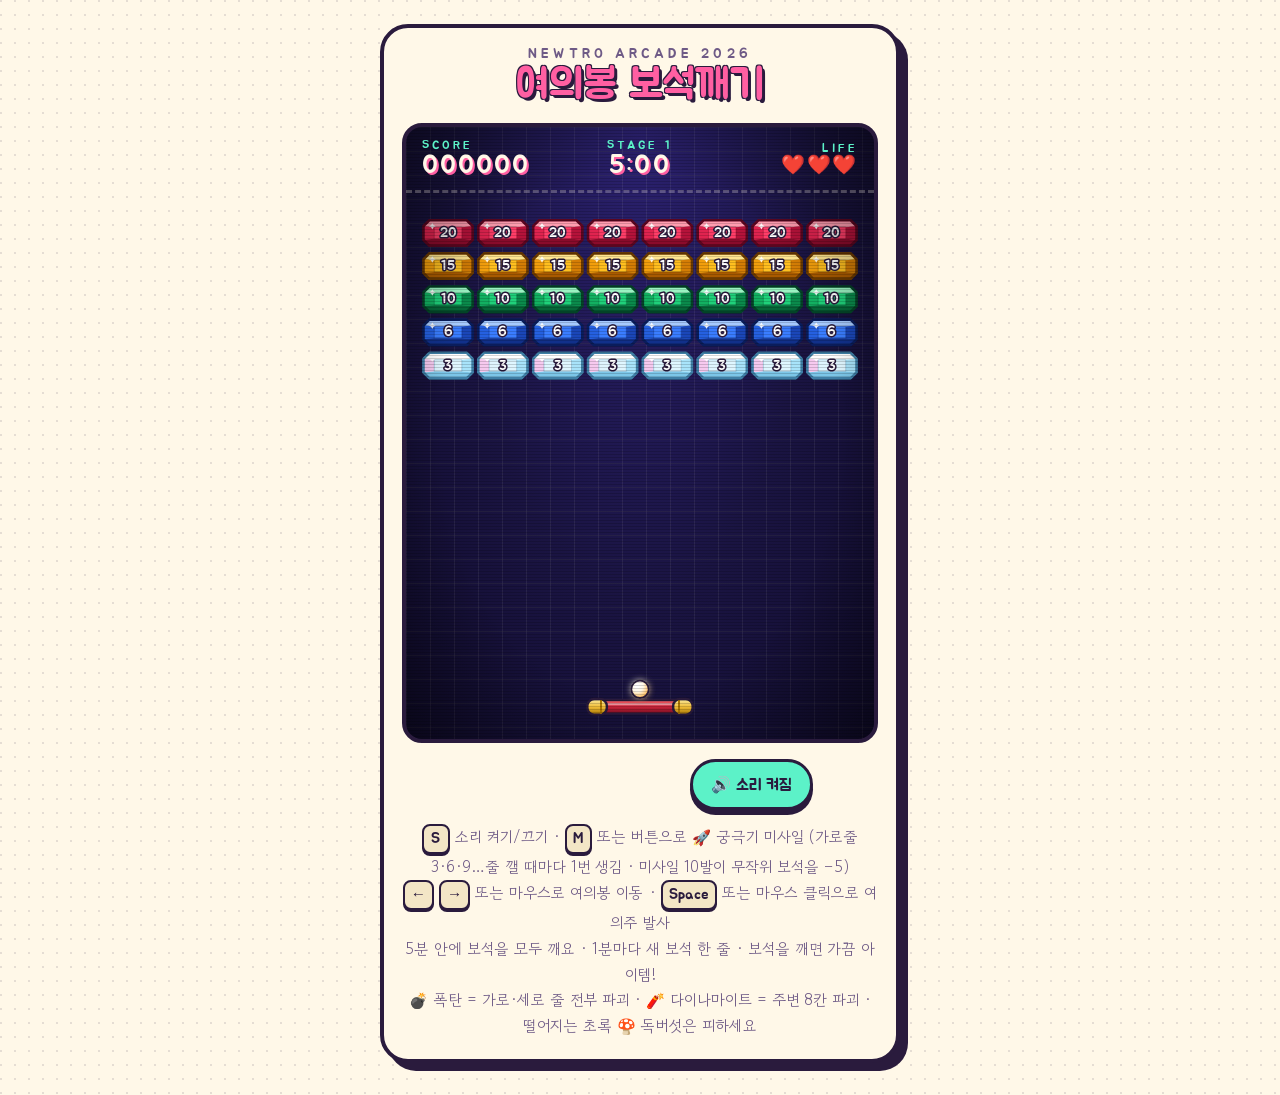
<file: my-game/brick(1).html>
<!DOCTYPE html>
<html lang="ko">
<head>
<meta charset="UTF-8">
<meta name="viewport" content="width=device-width, initial-scale=1.0">
<title>여의봉 보석깨기</title>
<link rel="preconnect" href="https://fonts.googleapis.com">
<link rel="preconnect" href="https://fonts.gstatic.com" crossorigin>
<link href="https://fonts.googleapis.com/css2?family=Gowun+Dodum&family=Jua&display=swap" rel="stylesheet">
<style>
  :root {
    --cream: #FFF8E8;
    --cream-deep: #F3E6C6;
    --ink: #2A1B3D;
    --ink-soft: #6E5A86;
    --night: #1A1442;
    --night-deep: #110C2E;
    --grid: rgba(255, 248, 232, 0.07);
    --neon-pink: #FF5FA2;
    --neon-mint: #5CF2C8;
    --gold: #FFD34D;
  }

  * { box-sizing: border-box; margin: 0; padding: 0; }

  html, body { min-height: 100%; }

  body {
    font-family: "Gowun Dodum", "Apple SD Gothic Neo", "Malgun Gothic", sans-serif;
    color: var(--ink);
    background:
      radial-gradient(circle at 1px 1px, rgba(42, 27, 61, 0.12) 1px, transparent 0) 0 0 / 14px 14px,
      var(--cream);
    display: flex;
    flex-direction: column;
    align-items: center;
    padding: 24px 16px 32px;
    overflow-x: hidden;
  }

  /* ── 오락기 본체: 크림색 몸통 + 두꺼운 테두리 + 딱 떨어지는 그림자 ── */
  .cabinet {
    width: min(520px, 100%);
    background: var(--cream);
    border: 4px solid var(--ink);
    border-radius: 28px;
    box-shadow: 8px 8px 0 var(--ink);
    padding: 18px 18px 20px;
  }

  .marquee {
    text-align: center;
    margin-bottom: 14px;
  }

  .marquee .sub {
    font-family: "Jua", sans-serif;
    font-size: 0.85rem;
    letter-spacing: 0.3em;
    color: var(--ink-soft);
  }

  .marquee h1 {
    font-family: "Jua", sans-serif;
    font-weight: 400;
    font-size: clamp(1.9rem, 7vw, 2.6rem);
    line-height: 1.1;
    color: var(--neon-pink);
    text-shadow:
      3px 3px 0 var(--ink),
      -1px -1px 0 var(--ink), 1px -1px 0 var(--ink), -1px 1px 0 var(--ink);
  }

  /* ── 화면(브라운관) ── */
  .screen {
    position: relative;
    border: 4px solid var(--ink);
    border-radius: 20px;
    overflow: hidden;
    background:
      linear-gradient(var(--grid) 1px, transparent 1px) 0 0 / 24px 24px,
      linear-gradient(90deg, var(--grid) 1px, transparent 1px) 0 0 / 24px 24px,
      radial-gradient(ellipse at 50% 0%, #2B2170 0%, var(--night) 55%, var(--night-deep) 100%);
  }

  /* 브라운관 주사선 + 가장자리 어둡게 */
  .screen::after {
    content: "";
    position: absolute;
    inset: 0;
    pointer-events: none;
    background:
      repeating-linear-gradient(to bottom, rgba(0, 0, 0, 0.16) 0 1px, transparent 1px 3px),
      radial-gradient(ellipse at center, transparent 60%, rgba(0, 0, 0, 0.45) 100%);
  }

  /* 점수·시간·목숨 줄 */
  .hud {
    position: relative;
    z-index: 1;
    display: grid;
    grid-template-columns: 1fr auto 1fr;
    align-items: center;
    gap: 10px;
    padding: 12px 16px;
    border-bottom: 3px dashed rgba(255, 248, 232, 0.25);
    font-family: "Jua", sans-serif;
    color: var(--cream);
  }

  .hud .label {
    display: block;
    font-size: 0.72rem;
    letter-spacing: 0.25em;
    color: var(--neon-mint);
  }

  .hud .score,
  .hud .time {
    font-size: 1.6rem;
    line-height: 1;
    letter-spacing: 0.08em;
    font-variant-numeric: tabular-nums;
    text-shadow: 2px 2px 0 var(--neon-pink);
  }

  .hud .time-box { text-align: center; }

  .hud .time.warn {
    color: var(--neon-pink);
    text-shadow: 2px 2px 0 var(--ink);
  }

  .hud .lives-box { text-align: right; }

  .hud .lives {
    font-size: 1.2rem;
    line-height: 1;
    letter-spacing: 0.08em;
  }

  .field {
    display: block;
    width: 100%;
    height: auto;
  }

  /* 새 줄이 생기면 아래로 스르륵 내려간다 */
  .field .brick { transition: transform 0.45s cubic-bezier(0.2, 0.8, 0.2, 1); }

  /* 흔들림은 보석 자기 가운데를 기준으로 */
  .field .gem {
    transform-box: fill-box;
    transform-origin: center;
  }

  /* 폭탄·다이나마이트 폭발: 번쩍 커지며 사라진다 */
  .field .blast {
    transform-box: fill-box;
    transform-origin: center;
    pointer-events: none;
    animation: blast 0.45s ease-out forwards;
  }
  @keyframes blast {
    0% { opacity: 0.95; transform: scale(0.3); }
    100% { opacity: 0; transform: scale(1.6); }
  }

  /* 콤보 표시 (글자색은 그 보석 색으로 스크립트가 바꾼다) */
  .field .combo {
    font-family: "Jua", sans-serif;
    font-size: 13px;
    fill: var(--cream);
    stroke: var(--ink);
    stroke-width: 3px;
    paint-order: stroke;
    text-anchor: middle;
    dominant-baseline: central;
    pointer-events: none;
  }

  /* 잠깐 늘어난 여의봉 남은 시간 */
  .field .buff {
    font-family: "Jua", sans-serif;
    font-size: 13px;
    fill: var(--neon-mint);
    text-anchor: middle;
    dominant-baseline: central;
    pointer-events: none;
  }

  /* 보석 안 숫자 (남은 횟수) */
  .field .hp {
    font-family: "Jua", sans-serif;
    font-size: 14px;
    fill: #FFFFFF;
    stroke: var(--ink);
    stroke-width: 3px;
    paint-order: stroke;
    text-anchor: middle;
    dominant-baseline: central;
    pointer-events: none;
  }

  /* 아이템·알림 글자: 떠오르며 사라진다 */
  .field .pop {
    font-family: "Jua", sans-serif;
    font-size: 17px;
    fill: var(--cream);
    stroke: var(--ink);
    stroke-width: 4px;
    paint-order: stroke;
    text-anchor: middle;
    dominant-baseline: central;
    pointer-events: none;
    animation: popUp 0.9s ease-out forwards;
  }

  .field .pop.banner {
    font-size: 28px;
    fill: var(--neon-mint);
    stroke-width: 6px;
    animation-duration: 1.8s;
  }

  @keyframes popUp {
    0% { opacity: 0; transform: translateY(6px); }
    15% { opacity: 1; }
    70% { opacity: 1; }
    100% { opacity: 0; transform: translateY(-28px); }
  }

  @keyframes popFade {
    0%, 70% { opacity: 1; }
    100% { opacity: 0; }
  }

  @media (prefers-reduced-motion: reduce) {
    .field .brick { transition: none; }
    .field .pop { animation-name: popFade; }
    .field .blast { animation-name: popFade; }
  }

  /* ── 결과 화면 (게임 오버 · 시간 초과 · 클리어) ── */
  .result {
    position: absolute;
    inset: 0;
    z-index: 2;
    display: flex;
    align-items: center;
    justify-content: center;
    padding: 16px;
    background: rgba(17, 12, 46, 0.72);
  }

  .result[hidden] { display: none; }

  .result-card {
    width: min(310px, 100%);
    text-align: center;
    background: var(--cream);
    border: 4px solid var(--ink);
    border-radius: 22px;
    box-shadow: 6px 6px 0 var(--ink);
    padding: 22px 20px 24px;
  }

  .result-kicker {
    font-family: "Jua", sans-serif;
    font-size: 0.8rem;
    letter-spacing: 0.3em;
    color: var(--ink-soft);
  }

  .result-card h2 {
    font-family: "Jua", sans-serif;
    font-weight: 400;
    font-size: 2.4rem;
    line-height: 1.15;
    color: var(--neon-pink);
    text-shadow: 3px 3px 0 var(--ink);
    margin: 2px 0 10px;
  }

  .result-card h2 .emoji { text-shadow: none; }

  .result-note {
    font-size: 1rem;
    color: var(--ink-soft);
    margin-bottom: 8px;
  }

  .result-line {
    font-size: 1.1rem;
    margin-bottom: 6px;
  }

  .result-line:last-of-type { margin-bottom: 18px; }

  .result-line strong {
    font-family: "Jua", sans-serif;
    font-weight: 400;
    font-size: 1.8rem;
    color: var(--ink);
    font-variant-numeric: tabular-nums;
  }

  .again-btn {
    font-family: "Jua", sans-serif;
    font-size: 1.25rem;
    color: var(--ink);
    background: var(--neon-mint);
    border: 3px solid var(--ink);
    border-radius: 999px;
    box-shadow: 0 5px 0 var(--ink);
    padding: 10px 26px;
    cursor: pointer;
    transition: transform 0.08s, box-shadow 0.08s;
  }

  .again-btn:hover { background: #7FF7D6; }
  .again-btn:active { transform: translateY(4px); box-shadow: 0 1px 0 var(--ink); }
  .again-btn:focus-visible { outline: 3px solid var(--neon-pink); outline-offset: 3px; }

  /* 궁극기 미사일 버튼 */
  .controls {
    margin-top: 16px;
    display: flex;
    flex-wrap: wrap;
    gap: 10px;
    justify-content: center;
  }

  .sound-btn {
    font-family: "Jua", sans-serif;
    font-size: 1rem;
    color: var(--ink);
    background: var(--neon-mint);
    border: 3px solid var(--ink);
    border-radius: 999px;
    box-shadow: 0 5px 0 var(--ink);
    padding: 10px 18px;
    cursor: pointer;
    transition: transform 0.08s, box-shadow 0.08s;
  }

  .sound-btn[aria-pressed="false"] { background: var(--cream-deep); color: var(--ink-soft); }
  .sound-btn:active { transform: translateY(4px); box-shadow: 0 1px 0 var(--ink); }
  .sound-btn:focus-visible { outline: 3px solid var(--neon-pink); outline-offset: 3px; }

  .missile-btn {
    font-family: "Jua", sans-serif;
    font-size: 1.2rem;
    color: var(--ink);
    background: var(--neon-pink);
    border: 3px solid var(--ink);
    border-radius: 999px;
    box-shadow: 0 5px 0 var(--ink);
    padding: 10px 24px;
    cursor: pointer;
    transition: transform 0.08s, box-shadow 0.08s;
  }

  .missile-btn:hover:not(:disabled) { background: #FF85B8; }
  .missile-btn:active:not(:disabled) { transform: translateY(4px); box-shadow: 0 1px 0 var(--ink); }
  .missile-btn:focus-visible { outline: 3px solid var(--neon-mint); outline-offset: 3px; }
  .missile-btn:disabled {
    color: var(--ink-soft);
    background: var(--cream-deep);
    box-shadow: 0 2px 0 var(--ink);
    transform: translateY(3px);
    cursor: not-allowed;
  }

  .hint {
    margin-top: 14px;
    text-align: center;
    font-size: 0.95rem;
    line-height: 1.7;
    color: var(--ink-soft);
  }

  .hint kbd {
    display: inline-block;
    min-width: 1.8em;
    padding: 0 6px;
    font-family: "Jua", sans-serif;
    color: var(--ink);
    background: var(--cream-deep);
    border: 2px solid var(--ink);
    border-radius: 8px;
    box-shadow: 0 2px 0 var(--ink);
  }

  @media (max-width: 420px) {
    .cabinet { padding: 14px 12px 16px; border-radius: 22px; box-shadow: 6px 6px 0 var(--ink); }
    .hud { padding: 10px 12px; gap: 6px; }
    .hud .score, .hud .time { font-size: 1.3rem; }
    .hud .lives { font-size: 1rem; }
  }
</style>
</head>
<body>

<main class="cabinet">
  <header class="marquee">
    <p class="sub">NEWTRO ARCADE 2026</p>
    <h1>여의봉 보석깨기</h1>
  </header>

  <section class="screen" aria-label="게임 화면">
    <div class="hud">
      <div>
        <span class="label">SCORE</span>
        <span class="score" id="score">000000</span>
      </div>
      <div class="time-box">
        <span class="label">STAGE <span id="stage">1</span></span>
        <span class="time" id="time">5:00</span>
      </div>
      <div class="lives-box">
        <span class="label">LIFE</span>
        <span class="lives" id="lives" aria-label="목숨 3개">❤️❤️❤️</span>
      </div>
    </div>

    <!-- 놀이판: 가로 480 × 세로 560 칸 기준으로 그린다 (화면 크기에 맞춰 늘었다 줄었다) -->
    <svg class="field" id="field" viewBox="0 0 480 560" role="img" aria-label="보석 벽돌, 여의봉, 여의주">
      <defs>
        <!-- 여의봉 몸통: 붉은 옻칠 -->
        <linearGradient id="staffBody" x1="0" y1="0" x2="0" y2="1">
          <stop offset="0" stop-color="#FF6B6B"/>
          <stop offset="0.45" stop-color="#D7263D"/>
          <stop offset="1" stop-color="#7E0E22"/>
        </linearGradient>
        <!-- 여의봉 양 끝: 금테 -->
        <linearGradient id="staffGold" x1="0" y1="0" x2="0" y2="1">
          <stop offset="0" stop-color="#FFF1A8"/>
          <stop offset="0.5" stop-color="#FFC93C"/>
          <stop offset="1" stop-color="#B07A00"/>
        </linearGradient>
        <!-- 여의주(공) -->
        <radialGradient id="pearl" cx="0.35" cy="0.3" r="0.75">
          <stop offset="0" stop-color="#FFFFFF"/>
          <stop offset="0.45" stop-color="#FFF8E8"/>
          <stop offset="1" stop-color="#FFB547"/>
        </radialGradient>
        <filter id="glow" x="-1" y="-1" width="3" height="3">
          <feGaussianBlur stdDeviation="4" result="b"/>
          <feMerge><feMergeNode in="b"/><feMergeNode in="SourceGraphic"/></feMerge>
        </filter>
        <!-- 초록 독버섯 모양 틀: 떨어질 때마다 복사해서 쓴다 -->
        <g id="mushroomShape">
          <rect x="-5" y="0" width="10" height="11" rx="3.5" fill="#F3E6C6" stroke="#2A1B3D" stroke-width="2"/>
          <path d="M-14 2 Q -14 -13 0 -13 Q 14 -13 14 2 Z" fill="#3DBE4A" stroke="#2A1B3D" stroke-width="2" stroke-linejoin="round"/>
          <circle cx="-6" cy="-5" r="2.6" fill="#C6FF6B"/>
          <circle cx="3" cy="-9" r="2.1" fill="#C6FF6B"/>
          <circle cx="7.5" cy="-3" r="1.9" fill="#C6FF6B"/>
          <path d="M-3 4 l2 2 M-1 4 l-2 2 M1 4 l2 2 M3 4 l-2 2" stroke="#2A1B3D" stroke-width="1.2" stroke-linecap="round"/>
        </g>
        <!-- 궁극기 미사일 모양 틀: 오른쪽(+x)을 향해 그리고, 날아가는 방향으로 돌린다 -->
        <g id="missileShape">
          <path d="M-9 -2 L-17 0 L-9 2 Z" fill="#FFD34D"/>
          <path d="M-8 -3 L-12 -7 L-4 -3 Z M-8 3 L-12 7 L-4 3 Z" fill="#5CF2C8" stroke="#2A1B3D" stroke-width="1" stroke-linejoin="round"/>
          <path d="M-9 -3 L4 -3 L10 0 L4 3 L-9 3 Z" fill="#FFF8E8" stroke="#2A1B3D" stroke-width="1.5" stroke-linejoin="round"/>
          <path d="M4 -3 L10 0 L4 3 Z" fill="#FF5FA2"/>
        </g>
        <!-- 여의주 모양 틀: 공이 생길 때마다 복사해서 쓴다 -->
        <g id="ballShape" filter="url(#glow)">
          <circle cx="0" cy="0" r="9" fill="url(#pearl)" stroke="#2A1B3D" stroke-width="2"/>
          <circle cx="-3" cy="-3" r="2.5" fill="#FFFFFF"/>
        </g>
      </defs>

      <!-- 같은 색 연속 깨기 · 콤보 · 어드밴티지 표시 (맨 위 여백) -->
      <text class="combo" id="comboText" x="240" y="14"></text>

      <g id="bricks"></g>

      <!-- 여의봉(패들): 길이가 바뀌므로 모양은 스크립트의 drawPaddle()이 그린다 -->
      <g id="paddle" transform="translate(240 520)">
        <rect class="staff-body" y="0" height="14" rx="7" fill="url(#staffBody)" stroke="#2A1B3D" stroke-width="2.5"/>
        <rect class="staff-shine" y="3" height="2.5" rx="1.25" fill="#FFFFFF" opacity="0.45"/>
        <!-- 금테 -->
        <rect class="cap-left" y="-1" width="20" height="16" rx="7" fill="url(#staffGold)" stroke="#2A1B3D" stroke-width="2.5"/>
        <rect class="cap-right" y="-1" width="20" height="16" rx="7" fill="url(#staffGold)" stroke="#2A1B3D" stroke-width="2.5"/>
        <line class="ring-left" y1="0" y2="14" stroke="#B07A00" stroke-width="2"/>
        <line class="ring-right" y1="0" y2="14" stroke="#B07A00" stroke-width="2"/>
      </g>

      <!-- 잠깐 늘어난 여의봉 남은 시간 -->
      <text class="buff" id="buffText" x="240" y="550"></text>

      <!-- 떨어지는 독버섯들 -->
      <g id="mushrooms"></g>

      <!-- 여의주(공)들: 아이템으로 최대 8개 -->
      <g id="balls"></g>

      <!-- 궁극기 미사일들 -->
      <g id="missiles"></g>

      <!-- 떠오르는 글자 (아이템, 새 줄 알림) -->
      <g id="effects"></g>
    </svg>

    <!-- 결과 화면: 게임 오버 · 시간 초과 · 클리어 -->
    <div class="result" id="result" role="dialog" aria-modal="true" aria-labelledby="resultTitle" hidden>
      <div class="result-card">
        <p class="result-kicker" id="resultKicker">GAME OVER</p>
        <h2 id="resultTitle">게임 오버</h2>
        <p class="result-note" id="resultNote" hidden></p>
        <p class="result-line" id="resultTimeLine" hidden>걸린 시간 <strong id="clearTime">0분 0초</strong></p>
        <p class="result-line"><span id="scoreLabel">최종 점수</span> <strong id="finalScore">0</strong>점</p>
        <button type="button" class="again-btn" id="againBtn">다시 하기</button>
      </div>
    </div>
  </section>

  <div class="controls">
    <button type="button" class="missile-btn" id="missileBtn">🚀 궁극기 미사일 ×<span id="missileCount">0</span></button>
    <button type="button" class="sound-btn" id="soundBtn" aria-pressed="true">🔊 소리 켜짐</button>
  </div>

  <p class="hint">
    <kbd>S</kbd> 소리 켜기/끄기 · <kbd>M</kbd> 또는 버튼으로 🚀 궁극기 미사일 (가로줄 3·6·9…줄 깰 때마다 1번 생김 · 미사일 10발이 무작위 보석을 −5)<br>
    <kbd>←</kbd> <kbd>→</kbd> 또는 마우스로 여의봉 이동 · <kbd>Space</kbd> 또는 마우스 클릭으로 여의주 발사<br>
    5분 안에 보석을 모두 깨요 · 1분마다 새 보석 한 줄 · 보석을 깨면 가끔 아이템!<br>
    💣 폭탄 = 가로·세로 줄 전부 파괴 · 🧨 다이나마이트 = 주변 8칸 파괴 · 떨어지는 초록 🍄 독버섯은 피하세요
  </p>
</main>

<script>
(function () {
  // ── 데이터: 줄마다 보석 종류, 깨지기까지 맞아야 하는 횟수(hp), 색 (밝은 면 → 어두운 면 순서) ──
  var GEMS = [
    { name: "루비",     hp: 20, top: "#FF9DB0", table: "#FF3D68", left: "#E0234F", right: "#B5123A", bottom: "#8A0B2B", edge: "#5C0620" },
    { name: "토파즈",   hp: 15, top: "#FFE58F", table: "#FFBF1F", left: "#F29E0C", right: "#D47D05", bottom: "#A85A00", edge: "#6B3A00" },
    { name: "에메랄드", hp: 10, top: "#9AF3C2", table: "#1FD17A", left: "#12B061", right: "#0A8A4B", bottom: "#066638", edge: "#034427" },
    { name: "사파이어", hp: 6,  top: "#A6CAFF", table: "#3A7DFF", left: "#2560E0", right: "#1A46B8", bottom: "#11308A", edge: "#0A1D5C" },
    { name: "크리스탈", hp: 3,  top: "#FFFFFF", table: "#DFF6FF", left: "#F6C9EF", right: "#A8E3FA", bottom: "#7CC6E8", edge: "#3F7FA6" }
  ];

  var LAYOUT = {
    cols: 8,
    side: 18,     // 양옆 여백
    top: 28,      // 위쪽 여백
    gap: 6,       // 벽돌 사이
    height: 26,   // 벽돌 높이
    rowGap: 8,    // 줄 사이
    width: 480,
    bottom: 560   // 놀이판 바닥
  };

  // 여의봉 설정 (단위: 놀이판 칸, 속도는 1초에 움직이는 칸)
  var PADDLE = {
    y: 520,          // 여의봉 윗면 높이
    start: 108,      // 처음 길이
    min: 60,         // 가장 짧을 때
    max: 180,        // 가장 길 때
    shrink: 16,      // 목숨을 잃을 때마다 줄어드는 길이
    grow: 24,        // 보석 한 줄을 다 깨면 늘어나는 길이
    speed: 420,      // 방향키를 누르고 있을 때 속도
    bounceAngle: 60, // 여의봉 끝에 맞았을 때 튕기는 최대 각도 (가운데는 똑바로 위)
    edge: 4          // 화면 끝과 남겨 둘 틈
  };
  var BALL_R = 9;
  var START_LIVES = 3;

  // 여의주(공) 설정
  var BALL = {
    speed: 480,         // 처음 속도 (1초에 움직이는 칸)
    maxSpeed: 1500,     // 너무 빨라지지 않게 막는 한계
    angle: 45,          // 발사 각도 (위쪽에서 기울어진 정도)
    respawnMs: 600      // 바닥으로 빠진 뒤 여의봉 위에 다시 나타나기까지
  };

  // 게임 규칙
  var RULES = {
    scorePerGem: 10,    // 보석 하나 깨면 +10점
    itemChance: 0.2,    // 보석을 깰 때 좋은 아이템이 나올 확률 (20%)
    bombChance: 0.07,     // 보석을 깰 때 💣 폭탄이 터질 확률 (7%): 같은 가로줄 + 세로줄 보석 전부 파괴
    dynamiteChance: 0.07, // 🧨 다이나마이트가 터질 확률 (7%): 둘레 8칸(상하좌우 + 대각선) 보석 파괴
    mushroomChance: 0.05, // 초록 독버섯이 떨어질 확률 (5%): 여의봉에 닿으면 목숨 −1
    maxLives: 5,        // 목숨은 최대 5개까지
    maxBalls: 8,        // 공은 동시에 최대 8개까지 (공이 전부 바닥으로 빠져야 목숨 −1)
    timeLimit: 300,     // 제한 시간 5분 (초)
    newRowEvery: 60,    // 1분마다 새 보석 한 줄
    speedUpEvery: 8,    // 보석을 (색 상관없이) 8개 깰 때마다
    speedUpGems: 1.003, //   공 속도 +0.3%
    speedUpRow: 0.03,   // 가로 한 줄을 다 없앨 때마다 공 속도 +3%씩 쌓인다 (1줄 +3%, 2줄 +6%, 3줄 +9% …)
    comboAt: 3,         // 같은 색 보석을 연속 3개 깨면 콤보:
    comboDamage: 2,     //   그 색 보석은 한 번 맞을 때 숫자가 2씩 깎인다
    advantageAt: 5,     // 같은 색 보석을 연속 5개 깨면 어드밴티지:
    advantageItemMul: 2, //   좋은 아이템 나올 확률 2배 (20% → 40%)
    stageSpeedUp: 1.08  // 다음 단계마다 처음 공 속도 8% 빨라짐
  };

  // 좋은 아이템 (보석을 깨는 순간 바로 얻는다). weight = 나오는 비율
  //   grow: 여의봉 길이 영구 증가(비율), buff: 잠깐 늘어남(비율, 초), time: 제한 시간 연장(초)
  var ITEMS = [
    { id: "life",   text: "❤️ +1",           weight: 2 },
    { id: "ball1",  text: "여의주 +1",        weight: 2, balls: 1 },
    { id: "ball2",  text: "여의주 +2",        weight: 2, balls: 2 },
    { id: "ball4",  text: "여의주 +4",        weight: 1, balls: 4 },
    { id: "grow1",  text: "여의봉 +0.1%",     weight: 1, grow: 0.001 },
    { id: "grow3",  text: "여의봉 +0.3%",     weight: 1, grow: 0.003 },
    { id: "grow5",  text: "여의봉 +0.5%",     weight: 1, grow: 0.005 },
    { id: "buff10", text: "여의봉 +10% 30초", weight: 1, buff: 0.10, secs: 30 },
    { id: "buff20", text: "여의봉 +20% 15초", weight: 1, buff: 0.20, secs: 15 },
    { id: "buff30", text: "여의봉 +30% 10초", weight: 1, buff: 0.30, secs: 10 },
    { id: "time",   text: "⏱️ +10초",         weight: 2, time: 10 }
  ];

  // 독버섯 (벌칙): 깬 보석 자리에서 아래로 떨어지고, 여의봉에 닿으면 목숨 −1
  var MUSHROOM = { r: 12, speed: 170 };

  // 궁극기 미사일: 가로줄을 3줄, 6줄, 9줄… 깰 때마다 1번씩 생긴다 (안 쓰면 쌓인다).
  //   한 번 쓰면 여의봉에서 작은 미사일 10발이 날아가 무작위 보석의 숫자를 −5
  //   speed: 1초에 날아가는 칸, gapMs: 미사일 사이 발사 간격, hitR: 보석에 닿았다고 보는 여유
  var MISSILE = { everyRows: 3, count: 10, damage: 5, speed: 520, gapMs: 70, hitR: 6 };

  // ── 효과음: 파일 없이 Web Audio로 만든다 ──
  // 보석 종류마다 기본 음 높이가 다르다
  var GEM_NOTES = [1319, 1175, 1047, 988, 1568];
  var sfx = (function () {
    var ctx = null, master = null;

    function ready() {
      if (!ctx) {
        var AC = window.AudioContext || window.webkitAudioContext;
        if (!AC) return null;
        ctx = new AC();
        master = ctx.createGain();
        master.gain.value = muted ? 0 : 0.25;
        master.connect(ctx.destination);
      }
      if (ctx.state === "suspended") ctx.resume();
      return ctx;
    }

    // 종소리 같은 음 하나 (기본음 + 맑은 배음)
    function bell(freq, at, len, vol) {
      var t = ctx.currentTime + at;
      [[1, "triangle", 1], [2.76, "sine", 0.35]].forEach(function (p) {
        var o = ctx.createOscillator(), g = ctx.createGain();
        o.type = p[1];
        o.frequency.value = freq * p[0];
        g.gain.setValueAtTime(0.0001, t);
        g.gain.exponentialRampToValueAtTime(vol * p[2], t + 0.005);
        g.gain.exponentialRampToValueAtTime(0.0001, t + len);
        o.connect(g); g.connect(master);
        o.start(t); o.stop(t + len + 0.02);
      });
    }

    // 음이 미끄러지듯 바뀌는 소리 (뿅~)
    function sweep(from, to, at, len, vol, type) {
      var t = ctx.currentTime + at;
      var o = ctx.createOscillator(), g = ctx.createGain();
      o.type = type || "triangle";
      o.frequency.setValueAtTime(from, t);
      o.frequency.exponentialRampToValueAtTime(to, t + len);
      g.gain.setValueAtTime(0.0001, t);
      g.gain.exponentialRampToValueAtTime(vol, t + 0.01);
      g.gain.exponentialRampToValueAtTime(0.0001, t + len);
      o.connect(g); g.connect(master);
      o.start(t); o.stop(t + len + 0.02);
    }

    function play(fn) {
      return function () {
        if (!ready()) return;
        fn.apply(null, arguments);
      };
    }

    // ── 배경 음악: 통통 튀는 8비트 노래 (150 BPM, 8마디 반복) ──
    // 숫자 = 음 번호 (60 = 가운데 도), 0 = 쉼표. 한 칸 = 8분음표
    var MELODY = [
      72, 76, 79, 76, 84, 79, 76, 79,   // C
      81, 0, 76, 81, 84, 81, 76, 72,    // Am
      77, 81, 84, 81, 77, 0, 81, 84,    // F
      83, 0, 79, 83, 86, 83, 79, 74,    // G
      72, 76, 79, 84, 88, 84, 79, 76,   // C
      81, 84, 88, 84, 81, 0, 76, 79,    // Am
      77, 0, 81, 84, 89, 84, 81, 77,    // F
      79, 83, 86, 91, 86, 0, 79, 0      // G
    ];
    var BASS = [48, 45, 41, 43, 48, 45, 41, 43];   // 마디마다 베이스 뿌리음
    var STEP = 60 / 150 / 2;                       // 8분음표 길이 (초)
    var bgm = { on: false, timer: null, step: 0, next: 0, gain: null, noise: null };

    function midi(n) { return 440 * Math.pow(2, (n - 69) / 12); }

    // 정해진 시각(t)에 음 하나
    function tone(freq, t, len, vol, type) {
      var o = ctx.createOscillator(), g = ctx.createGain();
      o.type = type;
      o.frequency.value = freq;
      g.gain.setValueAtTime(0.0001, t);
      g.gain.exponentialRampToValueAtTime(vol, t + 0.008);
      g.gain.exponentialRampToValueAtTime(0.0001, t + len);
      o.connect(g); g.connect(bgm.gain);
      o.start(t); o.stop(t + len + 0.02);
    }

    // 치익 (하이햇)
    function hat(t) {
      if (!bgm.noise) {
        bgm.noise = ctx.createBuffer(1, Math.floor(ctx.sampleRate * 0.05), ctx.sampleRate);
        var d = bgm.noise.getChannelData(0);
        for (var i = 0; i < d.length; i++) d[i] = Math.random() * 2 - 1;
      }
      var src = ctx.createBufferSource(), hp = ctx.createBiquadFilter(), g = ctx.createGain();
      src.buffer = bgm.noise;
      hp.type = "highpass";
      hp.frequency.value = 7000;
      g.gain.setValueAtTime(0.18, t);
      g.gain.exponentialRampToValueAtTime(0.0001, t + 0.045);
      src.connect(hp); hp.connect(g); g.connect(bgm.gain);
      src.start(t);
    }

    // 쿵 (킥)
    function kick(t) {
      var o = ctx.createOscillator(), g = ctx.createGain();
      o.frequency.setValueAtTime(160, t);
      o.frequency.exponentialRampToValueAtTime(45, t + 0.12);
      g.gain.setValueAtTime(0.5, t);
      g.gain.exponentialRampToValueAtTime(0.0001, t + 0.15);
      o.connect(g); g.connect(bgm.gain);
      o.start(t); o.stop(t + 0.17);
    }

    function playStep(i, t) {
      var m = MELODY[i];
      if (m) tone(midi(m), t, STEP * 0.85, 0.11, "square");
      var root = BASS[Math.floor(i / 8)];
      tone(midi(root + (i % 2 ? 12 : 0)), t, STEP * 0.8, 0.32, "triangle");
      if (i % 4 === 0) kick(t);
      if (i % 2 === 1) hat(t);
    }

    // 조금 앞까지 미리 예약해 두는 방식 (setInterval이 살짝 늦어도 박자가 안 흔들린다)
    function schedule() {
      // 다른 탭에 갔다 오면 밀린 음을 한꺼번에 몰아 치지 않고 지금부터 이어 간다
      if (bgm.next < ctx.currentTime - 0.1) bgm.next = ctx.currentTime + 0.05;
      while (bgm.next < ctx.currentTime + 0.15) {
        playStep(bgm.step, bgm.next);
        bgm.next += STEP;
        bgm.step = (bgm.step + 1) % MELODY.length;
      }
    }

    function startMusic() {
      if (!ready() || bgm.on) return;
      if (!bgm.gain) {
        bgm.gain = ctx.createGain();
        bgm.gain.gain.value = 0.55;
        bgm.gain.connect(master);
      }
      bgm.on = true;
      bgm.step = 0;
      bgm.next = ctx.currentTime + 0.05;
      schedule();
      bgm.timer = setInterval(schedule, 25);
    }

    function stopMusic() {
      if (!bgm.on) return;
      bgm.on = false;
      clearInterval(bgm.timer);
    }

    // 소리 켜기/끄기 (전체 볼륨만 0으로)
    var muted = false;
    try { muted = localStorage.getItem("brickMuted") === "1"; } catch (e) {}
    function setMuted(m) {
      muted = m;
      try { localStorage.setItem("brickMuted", m ? "1" : "0"); } catch (e) {}
      if (ready()) master.gain.value = m ? 0 : 0.25;
    }

    return {
      unlock: ready,
      startMusic: startMusic,
      stopMusic: stopMusic,
      isMuted: function () { return muted; },
      setMuted: setMuted,
      // 발사: 뿅! 하고 올라가는 소리
      launch: play(function () {
        sweep(330, 1320, 0, 0.18, 0.4, "square");
        bell(1760, 0.12, 0.2, 0.35);
      }),
      // 여의봉에 맞고 튕김: 통!
      bounce: play(function () {
        sweep(520, 1040, 0, 0.09, 0.35, "square");
      }),
      // 벽에 맞음: 톡 (작게)
      wall: play(function () {
        sweep(1400, 1100, 0, 0.05, 0.12, "sine");
      }),
      // 독버섯이 떨어지기 시작: 뾰옹~ (불길하게 내려감)
      mushroom: play(function () {
        sweep(700, 260, 0, 0.3, 0.3, "triangle");
      }),
      // 보석에 맞음: 띵! (숫자가 줄어들수록 음이 조금씩 올라간다)
      ting: play(function (gi, hp) {
        bell(GEM_NOTES[gi] * Math.pow(2, (1 - hp / GEMS[gi].hp) * 0.4), 0, 0.18, 0.6);
      }),
      // 보석이 깨짐: 짜라랑 (위로 올라가는 세 음)
      shatter: play(function (gi) {
        var f = GEM_NOTES[gi] * 1.5;
        bell(f, 0, 0.25, 0.6);
        bell(f * 1.26, 0.05, 0.25, 0.5);
        bell(f * 1.5, 0.1, 0.4, 0.5);
      }),
      // 목숨을 잃음: 뾰로롱~ 하고 내려가는 소리
      lose: play(function () {
        sweep(880, 160, 0, 0.55, 0.5, "triangle");
        sweep(440, 80, 0.05, 0.5, 0.25, "square");
      }),
      // 아이템 얻음: 또로롱 (빠르게 올라가는 네 음)
      item: play(function () {
        [1047, 1319, 1568, 2093].forEach(function (f, i) { bell(f, i * 0.06, 0.3, 0.5); });
      }),
      // 콤보·어드밴티지: 쭈욱 올라가는 소리 + 반짝
      combo: play(function () {
        sweep(523, 1568, 0, 0.22, 0.4, "square");
        bell(2093, 0.2, 0.4, 0.5);
      }),
      // 새 보석 줄 등장: 둥-둥
      newRow: play(function () {
        bell(392, 0, 0.35, 0.6);
        bell(523, 0.18, 0.5, 0.6);
      }),
      // 클리어: 빰빠밤빰~
      clear: play(function () {
        [523, 659, 784, 1047].forEach(function (f, i) { bell(f, i * 0.12, 0.35, 0.55); });
        bell(1319, 0.5, 0.9, 0.5);
        bell(1568, 0.5, 0.9, 0.4);
      }),
      // 폭탄·다이나마이트 폭발: 쾅! (잡음 + 낮게 떨어지는 소리)
      boom: play(function () {
        var t = ctx.currentTime, len = 0.5;
        var buf = ctx.createBuffer(1, Math.floor(ctx.sampleRate * len), ctx.sampleRate);
        var d = buf.getChannelData(0);
        for (var i = 0; i < d.length; i++) d[i] = (Math.random() * 2 - 1) * (1 - i / d.length);
        var src = ctx.createBufferSource(), lp = ctx.createBiquadFilter(), g = ctx.createGain();
        src.buffer = buf;
        lp.type = "lowpass";
        lp.frequency.setValueAtTime(1800, t);
        lp.frequency.exponentialRampToValueAtTime(120, t + len);
        g.gain.setValueAtTime(0.9, t);
        g.gain.exponentialRampToValueAtTime(0.0001, t + len);
        src.connect(lp); lp.connect(g); g.connect(master);
        src.start(t);
        sweep(180, 40, 0, 0.45, 0.7, "sine");
      }),
      // 궁극기 미사일 발사: 슈우웅~ 하고 올라가는 소리
      missile: play(function () {
        sweep(160, 1400, 0, 0.6, 0.35, "sawtooth");
        sweep(320, 2000, 0.08, 0.5, 0.2, "square");
      }),
      // 게임 오버: 내려가는 세 음
      over: play(function () {
        bell(523, 0, 0.3, 0.5);
        bell(392, 0.18, 0.3, 0.5);
        bell(262, 0.36, 0.6, 0.5);
      })
    };
  })();

  var SVG_NS = "http://www.w3.org/2000/svg";

  function poly(points, fill, extra) {
    var p = document.createElementNS(SVG_NS, "polygon");
    p.setAttribute("points", points.map(function (pt) { return pt.join(","); }).join(" "));
    p.setAttribute("fill", fill);
    if (extra) for (var k in extra) p.setAttribute(k, extra[k]);
    return p;
  }

  // 에메랄드 컷(모서리를 깎은 직사각형) 보석 하나 그리기
  // 바깥 g.brick = 줄 이동(아래로 내려가기), 안쪽 g.gem = 흔들림 효과. 서로 겹치지 않게 나눈다.
  function drawGem(x, y, w, h, gem) {
    var outerG = document.createElementNS(SVG_NS, "g");
    outerG.setAttribute("class", "brick");
    var g = document.createElementNS(SVG_NS, "g");
    g.setAttribute("class", "gem");
    outerG.appendChild(g);
    var c = 6;                  // 바깥 모서리 깎기
    var ix = 11, iy = 7;        // 가운데 판(테이블) 안쪽 거리
    var L = x, R = x + w, T = y, B = y + h;
    var tl = [x + ix, y + iy], tr = [R - ix, y + iy], br = [R - ix, B - iy], bl = [x + ix, B - iy];

    // 바깥 모양(테두리)
    var outer = [[L + c, T], [R - c, T], [R, T + c], [R, B - c], [R - c, B], [L + c, B], [L, B - c], [L, T + c]];
    g.appendChild(poly(outer, gem.table, { stroke: gem.edge, "stroke-width": 2.5, "stroke-linejoin": "round" }));
    // 네 면(위·왼쪽·오른쪽·아래)
    g.appendChild(poly([[L + c, T], [R - c, T], [R, T + c], tr, tl, [L, T + c]], gem.top));
    g.appendChild(poly([[L, T + c], tl, bl, [L, B - c]], gem.left));
    g.appendChild(poly([[R, T + c], [R, B - c], br, tr], gem.right));
    g.appendChild(poly([[L, B - c], bl, br, [R, B - c], [R - c, B], [L + c, B]], gem.bottom));
    // 가운데 판
    g.appendChild(poly([tl, tr, br, bl], gem.table, { stroke: gem.edge, "stroke-opacity": 0.35, "stroke-width": 1 }));
    // 다시 한 번 바깥 테두리 (면 위에 선명하게)
    g.appendChild(poly(outer, "none", { stroke: gem.edge, "stroke-width": 2.5, "stroke-linejoin": "round" }));
    // 반짝이 ✦
    var sx = L + 9, sy = T + 6, s = 3.5;
    g.appendChild(poly([[sx, sy - s], [sx + 1.2, sy - 1.2], [sx + s, sy], [sx + 1.2, sy + 1.2], [sx, sy + s], [sx - 1.2, sy + 1.2], [sx - s, sy], [sx - 1.2, sy - 1.2]], "#FFFFFF", { opacity: 0.9 }));
    return outerG;
  }

  // ── 상태 ──
  var state = {
    stage: 1,
    paddleX: LAYOUT.width / 2,   // 여의봉 가운데 x
    paddleW: PADDLE.start,       // 지금 그려진 길이 (목표 길이를 향해 부드럽게 변함)
    targetW: PADDLE.start,       // 목표 길이
    lives: START_LIVES,
    score: 0,
    elapsed: 0,                  // 이번 단계에서 흐른 시간 (초)
    nextRowAt: RULES.newRowEvery,
    started: false,              // 첫 발사를 해야 시간이 흐른다
    over: false,                 // 게임 오버·시간 초과·클리어 뒤
    respawning: false,           // 공을 다 놓치고 새 공을 기다리는 중
    timeBonus: 0,                // ⏱️ 아이템으로 늘어난 시간 (초)
    broken: 0,                   // 이번 단계에서 깬 보석 수 (8개마다 공 속도 +0.3%)
    rowsCleared: 0,              // 이번 단계에서 다 없앤 가로줄 수 (줄마다 공 속도 +3%씩 누적)
    speedMul: 1,                 // 지금까지 쌓인 공 속도 배율 (새 공에도 적용)
    buff: null,                  // 잠깐 늘어난 여의봉 { mul, left, secs }
    streak: { gi: -1, count: 0 }, // 연속으로 깬 같은 색 보석 (gi = GEMS 번호)
    balls: [],                   // { x, y, vx, vy, speed, onPaddle, el }
    mushrooms: [],               // { x, y, el }
    missilesLeft: 0,             // 쓸 수 있는 궁극기 미사일 횟수 (가로줄 3줄마다 +1)
    missiles: [],                // { x, y, vx, vy, target, el }
    bricks: []                   // bricks[줄][칸] = { el, body, label, hp, alive, x, y, y0, w, h, gi }
  };
  var keys = { left: false, right: false };

  var bricksRoot = document.getElementById("bricks");
  var ballsRoot = document.getElementById("balls");
  var effectsRoot = document.getElementById("effects");
  var ballShape = document.getElementById("ballShape");
  var field = document.getElementById("field");
  var respawnTimer = null;
  var resultTimer = null;

  // ── 보석 ──
  function rowPitch() { return LAYOUT.height + LAYOUT.rowGap; }

  // 보석 한 줄(8개) 만들기. gi = GEMS 번호, line = 위에서 몇 번째 줄 자리에 그릴지
  function makeRow(gi, line) {
    var gem = GEMS[gi];
    var w = (LAYOUT.width - LAYOUT.side * 2 - LAYOUT.gap * (LAYOUT.cols - 1)) / LAYOUT.cols;
    var y = LAYOUT.top + line * rowPitch();
    var row = [];
    for (var col = 0; col < LAYOUT.cols; col++) {
      var x = LAYOUT.side + col * (w + LAYOUT.gap);
      var brick = drawGem(x, y, w, LAYOUT.height, gem);
      brick.setAttribute("data-gem", gem.name);
      // 보석 가운데 숫자 (남은 횟수)
      var label = document.createElementNS(SVG_NS, "text");
      label.setAttribute("class", "hp");
      label.setAttribute("x", x + w / 2);
      label.setAttribute("y", y + LAYOUT.height / 2);
      label.textContent = gem.hp;
      var body = brick.firstChild;   // 안쪽 g.gem (흔들리는 부분)
      body.appendChild(label);
      bricksRoot.appendChild(brick);
      row.push({ el: brick, body: body, label: label, hp: gem.hp, alive: true, x: x, y: y, y0: y, w: w, h: LAYOUT.height, gi: gi });
    }
    return row;
  }

  function drawBricks() {
    bricksRoot.textContent = "";
    state.bricks = [];
    GEMS.forEach(function (gem, gi) { state.bricks.push(makeRow(gi, gi)); });
  }

  // 1분마다: 남은 보석을 한 줄 아래로 내리고 맨 위에 새 줄
  function addRow() {
    state.bricks.forEach(function (row) {
      row.forEach(function (k) {
        k.y += rowPitch();
        k.el.style.transform = "translateY(" + (k.y - k.y0) + "px)";
      });
    });
    var gi = Math.floor(Math.random() * GEMS.length);
    state.bricks.unshift(makeRow(gi, 0));
    sfx.newRow();
    floatText(LAYOUT.width / 2, 300, "새 보석 줄 등장!", "banner");
  }

  function bricksLeft() {
    return state.bricks.some(function (row) { return row.some(function (k) { return k.alive; }); });
  }

  // ── 맞은 보석 흔들기: 깨지기 직전(숫자 1)이 되면 그 보석은 부르르, 주변 보석은 일렁 ──
  var reduceMotion = window.matchMedia && window.matchMedia("(prefers-reduced-motion: reduce)").matches;

  function shakeAround(row, col) {
    for (var r = row - 1; r <= row + 1; r++) {
      for (var c = col - 1; c <= col + 1; c++) {
        var k = state.bricks[r] && state.bricks[r][c];
        if (!k || !k.alive || !k.body.animate) continue;
        var self = r === row && c === col;
        if (reduceMotion) {
          // 움직임 줄이기: 흔들지 않고 반짝이기만
          k.body.animate([{ opacity: 1 }, { opacity: self ? 0.45 : 0.75 }, { opacity: 1 }], { duration: 260 });
        } else if (self) {
          k.body.animate([
            { transform: "translateX(0) rotate(0deg)" },
            { transform: "translateX(-3px) rotate(-3deg)" },
            { transform: "translateX(3px) rotate(3deg)" },
            { transform: "translateX(-2px) rotate(-2deg)" },
            { transform: "translateX(2px) rotate(1deg)" },
            { transform: "translateX(0) rotate(0deg)" }
          ], { duration: 320, easing: "ease-out" });
        } else {
          k.body.animate([
            { transform: "scale(1, 1)" },
            { transform: "scale(1.05, 0.93)" },
            { transform: "scale(0.97, 1.04)" },
            { transform: "scale(1, 1)" }
          ], { duration: 380, easing: "ease-in-out", delay: 40 });
        }
      }
    }
  }

  // ── 여의봉 그리기: 가운데(x)를 기준으로 길이(w)만큼 ──
  var paddle = document.getElementById("paddle");
  var parts = {
    body: paddle.querySelector(".staff-body"),
    shine: paddle.querySelector(".staff-shine"),
    capL: paddle.querySelector(".cap-left"),
    capR: paddle.querySelector(".cap-right"),
    ringL: paddle.querySelector(".ring-left"),
    ringR: paddle.querySelector(".ring-right")
  };

  function drawPaddle() {
    var w = state.paddleW, half = w / 2;
    parts.body.setAttribute("x", -half);
    parts.body.setAttribute("width", w);
    parts.shine.setAttribute("x", -half + 10);
    parts.shine.setAttribute("width", Math.max(0, w - 20));
    parts.capL.setAttribute("x", -half);
    parts.capR.setAttribute("x", half - 20);
    parts.ringL.setAttribute("x1", -half + 14);
    parts.ringL.setAttribute("x2", -half + 14);
    parts.ringR.setAttribute("x1", half - 14);
    parts.ringR.setAttribute("x2", half - 14);
    paddle.setAttribute("transform", "translate(" + state.paddleX + " " + PADDLE.y + ")");
  }

  // 여의봉이 화면 밖으로 나가지 않게
  function clampPaddle() {
    var half = state.paddleW / 2;
    var minX = PADDLE.edge + half;
    var maxX = LAYOUT.width - PADDLE.edge - half;
    state.paddleX = Math.min(maxX, Math.max(minX, state.paddleX));
  }

  function setPaddleLength(w) {
    state.targetW = Math.min(PADDLE.max, Math.max(PADDLE.min, w));
  }

  // 지금 보여야 할 여의봉 길이 = 기본 길이 × (1 + 잠깐 늘어남)
  function effectiveWidth() {
    var mul = state.buff ? 1 + state.buff.mul : 1;
    return Math.min(LAYOUT.width - PADDLE.edge * 2, state.targetW * mul);
  }

  var buffText = document.getElementById("buffText");
  function paintBuff() {
    if (!state.buff) { buffText.textContent = ""; return; }
    buffText.textContent = "🪄 여의봉 +" + Math.round(state.buff.mul * 100) + "% · " + Math.ceil(state.buff.left) + "초";
  }

  // ── 여의주(공) ──
  function stageSpeed() {
    return Math.min(BALL.maxSpeed, BALL.speed * Math.pow(RULES.stageSpeedUp, state.stage - 1));
  }

  function makeBall(x, y, vx, vy, speed, onPaddle) {
    var el = ballShape.cloneNode(true);
    el.removeAttribute("id");
    ballsRoot.appendChild(el);
    var b = { x: x, y: y, vx: vx, vy: vy, speed: speed, onPaddle: onPaddle, el: el };
    state.balls.push(b);
    return b;
  }

  // 여의봉 위에 새 공 올려 두기 (발사 대기)
  function serveBall() {
    makeBall(state.paddleX, PADDLE.y - BALL_R - 2, 0, 0, Math.min(BALL.maxSpeed, stageSpeed() * state.speedMul), true);
  }

  // 모든 공을 조금 빠르게 (지금 날아가는 공 + 앞으로 나올 공)
  function speedUpAll(f) {
    state.speedMul *= f;
    state.balls.forEach(function (b) {
      if (b.onPaddle) b.speed = Math.min(BALL.maxSpeed, b.speed * f);
      else setBallSpeed(b, b.speed * f);
    });
  }

  function removeBall(b) {
    b.el.remove();
    var i = state.balls.indexOf(b);
    if (i >= 0) state.balls.splice(i, 1);
  }

  function clearBalls() {
    state.balls.slice().forEach(removeBall);
  }

  function drawBalls() {
    state.balls.forEach(function (b) {
      if (b.onPaddle) {
        b.x = state.paddleX;
        b.y = PADDLE.y - BALL_R - 2;
      }
      b.el.setAttribute("transform", "translate(" + b.x + " " + b.y + ")");
    });
  }

  // ── 발사: 여의봉 위의 공을 대각선 위로 ──
  function launch() {
    sfx.unlock();   // 브라우저는 사용자가 누른 뒤에만 소리를 허락한다
    if (state.over) return;
    var b = state.balls.filter(function (x) { return x.onPaddle; })[0];
    if (!b) return;
    // 움직이는 쪽으로, 가만히 있으면 왼쪽/오른쪽 중 아무 쪽으로
    var dir = (keys.right ? 1 : 0) - (keys.left ? 1 : 0);
    if (dir === 0) dir = Math.random() < 0.5 ? -1 : 1;
    var rad = BALL.angle * Math.PI / 180;
    b.vx = dir * Math.sin(rad) * b.speed;
    b.vy = -Math.cos(rad) * b.speed;
    b.onPaddle = false;
    state.started = true;
    sfx.launch();
    sfx.startMusic();
  }

  // 공의 방향은 그대로 두고 빠르기만 바꾼다
  function setBallSpeed(b, s) {
    var now = Math.hypot(b.vx, b.vy) || 1;
    b.speed = Math.min(BALL.maxSpeed, s);
    b.vx = b.vx / now * b.speed;
    b.vy = b.vy / now * b.speed;
  }

  // 공(원)과 보석(사각형)이 겹치면 튕기고 숫자를 깎는다. 한 번에 하나만.
  function hitBricks(b) {
    for (var row = 0; row < state.bricks.length; row++) {
      for (var col = 0; col < state.bricks[row].length; col++) {
        var k = state.bricks[row][col];
        if (!k.alive) continue;
        // 보석 위에서 공 중심과 가장 가까운 점
        var nx = Math.max(k.x, Math.min(b.x, k.x + k.w));
        var ny = Math.max(k.y, Math.min(b.y, k.y + k.h));
        var dx = b.x - nx, dy = b.y - ny;
        if (dx * dx + dy * dy > BALL_R * BALL_R) continue;

        // 옆면에 맞았나, 위/아래 면에 맞았나: 더 적게 파고든 쪽으로 밀어내고 그 방향을 뒤집는다
        var overlapX = Math.min(b.x + BALL_R - k.x, k.x + k.w - (b.x - BALL_R));
        var overlapY = Math.min(b.y + BALL_R - k.y, k.y + k.h - (b.y - BALL_R));
        if (overlapX < overlapY) {
          b.vx = b.x < k.x + k.w / 2 ? -Math.abs(b.vx) : Math.abs(b.vx);
          b.x += b.vx > 0 ? overlapX : -overlapX;
        } else {
          b.vy = b.y < k.y + k.h / 2 ? -Math.abs(b.vy) : Math.abs(b.vy);
          b.y += b.vy > 0 ? overlapY : -overlapY;
        }

        hitBrick(row, col, b);
        return;
      }
    }
  }

  // 여의봉에 맞으면 튕긴다. 가운데에 맞으면 거의 위로, 끝에 맞을수록 옆으로 비스듬히.
  function hitPaddle(b, prevY) {
    if (b.vy <= 0) return;                                  // 내려올 때만
    if (b.y + BALL_R < PADDLE.y) return;                    // 아직 여의봉 위
    if (prevY + BALL_R > PADDLE.y + 4) return;              // 이미 여의봉보다 아래로 지나감
    var half = state.paddleW / 2;
    var offset = (b.x - state.paddleX) / (half + BALL_R);   // −1(왼쪽 끝) ~ 1(오른쪽 끝)
    if (offset < -1 || offset > 1) return;                  // 여의봉을 비껴감

    var rad = offset * PADDLE.bounceAngle * Math.PI / 180;
    b.vx = Math.sin(rad) * b.speed;
    b.vy = -Math.cos(rad) * b.speed;
    b.y = PADDLE.y - BALL_R;
    sfx.bounce();
  }

  // 공 움직이기: 빠를 때 보석을 뚫고 지나가지 않게 잘게 나눠서 움직인다
  function updateBalls(dt) {
    state.balls.slice().forEach(function (b) {
      if (b.onPaddle || state.over) return;
      var steps = Math.max(1, Math.ceil(b.speed * dt / 4));
      var sdt = dt / steps;
      for (var i = 0; i < steps; i++) {
        b.x += b.vx * sdt;
        b.y += b.vy * sdt;

        // 왼쪽·오른쪽·위쪽 벽: 들어간 만큼 되돌리고 방향을 뒤집는다
        if (b.x - BALL_R < 0) { b.x = BALL_R; b.vx = Math.abs(b.vx); sfx.wall(); }
        else if (b.x + BALL_R > LAYOUT.width) { b.x = LAYOUT.width - BALL_R; b.vx = -Math.abs(b.vx); sfx.wall(); }
        if (b.y - BALL_R < 0) { b.y = BALL_R; b.vy = Math.abs(b.vy); sfx.wall(); }

        hitBricks(b);
        if (state.over) return;              // 방금 마지막 보석을 깸
        hitPaddle(b, b.y - b.vy * sdt);

        // 바닥: 이 공은 빠져서 사라진다
        if (b.y - BALL_R > LAYOUT.bottom) {
          removeBall(b);
          return;
        }
      }
    });

    // 공이 하나도 안 남았을 때만 목숨 −1 (2개 중 1개만 빠지면 괜찮다)
    if (!state.over && !state.respawning && state.balls.length === 0) ballLost();
  }

  function ballLost() {
    loseLife();
    if (state.lives > 0) {
      sfx.lose();
      state.respawning = true;
      respawnTimer = setTimeout(function () {
        state.respawning = false;
        if (!state.over) serveBall();
      }, BALL.respawnMs);
    } else {
      endGame("lives");
    }
  }

  // ── 점수·목숨·시간 ──
  var scoreEl = document.getElementById("score");
  var livesEl = document.getElementById("lives");
  var timeEl = document.getElementById("time");
  var stageEl = document.getElementById("stage");

  function paintScore() {
    scoreEl.textContent = String(state.score).padStart(6, "0");
  }

  function paintLives() {
    livesEl.textContent = "❤️".repeat(Math.max(0, state.lives));
    livesEl.setAttribute("aria-label", "목숨 " + Math.max(0, state.lives) + "개");
  }

  function clock(sec) {
    sec = Math.max(0, Math.ceil(sec));
    return Math.floor(sec / 60) + ":" + String(sec % 60).padStart(2, "0");
  }

  function timeLimit() { return RULES.timeLimit + state.timeBonus; }

  function paintTime() {
    var left = timeLimit() - state.elapsed;
    timeEl.textContent = clock(left);
    timeEl.classList.toggle("warn", left <= 30);
  }

  // 공을 다 놓쳤을 때: 목숨 −1, 여의봉 짧아짐
  function loseLife() {
    if (state.lives <= 0) return;
    state.lives -= 1;
    paintLives();
    setPaddleLength(state.targetW - PADDLE.shrink);
  }

  // 보석이 공에 한 번 맞을 때마다 숫자 −1, 0이 되면 깨진다
  function hitBrick(row, col, b) {
    var k = state.bricks[row] && state.bricks[row][col];
    if (!k || !k.alive) return;
    k.hp -= damageFor(k.gi);   // 콤보 중인 색이면 2씩
    if (k.hp > 0) {
      sfx.ting(k.gi, k.hp);
      k.label.textContent = k.hp;
      if (k.hp <= damageFor(k.gi)) shakeAround(row, col);   // 깨지기 직전 (한 번만 더 맞으면 깨짐)
      return;
    }
    sfx.shatter(k.gi);
    breakBrick(row, col);
    countStreak(k);
    if (!bricksLeft()) { endGame("clear"); return; }
    dropSomething(row, col, b);
  }

  // ── 콤보 · 어드밴티지: 같은 색 보석을 연속으로 깨기 ──
  function isCombo(gi) { return state.streak.gi === gi && state.streak.count >= RULES.comboAt; }
  function hasAdvantage() { return state.streak.count >= RULES.advantageAt; }
  function damageFor(gi) { return isCombo(gi) ? RULES.comboDamage : 1; }

  // 깬 보석이 앞의 것과 같은 색이면 이어지고, 다른 색이면 1부터 다시
  function countStreak(k) {
    var s = state.streak;
    if (s.gi === k.gi) s.count += 1;
    else { s.gi = k.gi; s.count = 1; }

    var cx = k.x + k.w / 2, cy = k.y + k.h / 2;
    var name = GEMS[k.gi].name;
    if (s.count === RULES.comboAt) {
      floatText(LAYOUT.width / 2, 300, "🔥 " + name + " 콤보! 2배로 깎여요", "banner");
      sfx.combo();
    } else if (s.count === RULES.advantageAt) {
      floatText(LAYOUT.width / 2, 300, "✨ 어드밴티지! 아이템 UP", "banner");
      sfx.combo();
    } else if (s.count >= 2) {
      floatText(cx, cy - 14, name + " ×" + s.count);
    }
    paintCombo();
  }

  var comboText = document.getElementById("comboText");
  function paintCombo() {
    var s = state.streak;
    if (s.count < 2) { comboText.textContent = ""; return; }
    var t = GEMS[s.gi].name + " 연속 " + s.count;
    if (isCombo(s.gi)) t += " · 🔥 콤보 2배";
    else t += " · " + (RULES.comboAt - s.count) + "개 더 깨면 콤보";
    if (hasAdvantage()) t += " · ✨ 아이템 UP";
    comboText.textContent = t;
    comboText.style.fill = GEMS[s.gi].top;
  }

  // 보석 하나를 깼을 때: +10점, 8개마다 공 +0.3%, 그 줄이 전부 깨졌으면 여의봉 길어짐 + 공 +3%씩 누적
  function breakBrick(row, col) {
    var k = state.bricks[row] && state.bricks[row][col];
    if (!k || !k.alive) return;
    k.alive = false;
    k.el.remove();
    state.score += RULES.scorePerGem;
    paintScore();

    state.broken += 1;
    if (state.broken % RULES.speedUpEvery === 0) speedUpAll(RULES.speedUpGems);

    var rowCleared = state.bricks[row].every(function (x) { return !x.alive; });
    if (rowCleared) {
      setPaddleLength(state.targetW + PADDLE.grow);
      // 줄 보너스 배율을 (1 + 3% × (n−1)) → (1 + 3% × n)으로 올린다
      var n = ++state.rowsCleared;
      speedUpAll((1 + RULES.speedUpRow * n) / (1 + RULES.speedUpRow * (n - 1)));
      var k0 = state.bricks[row][0];
      floatText(LAYOUT.width / 2, k0.y + k0.h / 2, "⚡ 가로줄 " + n + "개 · 공 속도 +" + Math.round(RULES.speedUpRow * n * 100) + "%");
      if (n % MISSILE.everyRows === 0) earnMissile(n);
    }
  }

  // ── 보석을 깨면: 가끔 폭탄·다이나마이트가 터지거나, 독버섯이 떨어지거나, 좋은 아이템 ──
  function dropSomething(row, col, b) {
    var k = state.bricks[row][col];
    var cx = k.x + k.w / 2, cy = k.y + k.h / 2;
    var roll = Math.random();
    var p = RULES.bombChance;
    if (roll < p) { explode(row, col, "bomb"); return; }
    p += RULES.dynamiteChance;
    if (roll < p) { explode(row, col, "dynamite"); return; }
    p += RULES.mushroomChance;
    if (roll < p) { dropMushroom(cx, cy); return; }
    var itemChance = RULES.itemChance * (hasAdvantage() ? RULES.advantageItemMul : 1);
    if (roll < p + itemChance) giveItem(cx, cy, b);
  }

  // ── 폭발: 깬 보석 자리를 기준으로 주변 보석을 숫자와 상관없이 한 번에 깬다 ──
  //   bomb(💣): 같은 가로줄 전부 + 같은 세로줄 전부 / dynamite(🧨): 둘레 8칸 (상하좌우 + 대각선)
  function explode(row, col, kind) {
    var k0 = state.bricks[row][col];
    var targets = [];
    state.bricks.forEach(function (r, ri) {
      r.forEach(function (k, ci) {
        if (!k.alive) return;
        var hit = kind === "bomb"
          ? ri === row || ci === col
          : Math.abs(ri - row) <= 1 && Math.abs(ci - col) <= 1;
        if (hit) targets.push([ri, ci]);
      });
    });

    sfx.boom();
    blast(k0.x + k0.w / 2, k0.y + k0.h / 2, kind === "bomb" ? 44 : 56);
    targets.forEach(function (t) {
      var k = state.bricks[t[0]][t[1]];
      blast(k.x + k.w / 2, k.y + k.h / 2, 24);
      breakBrick(t[0], t[1]);
    });
    var name = kind === "bomb" ? "💣 폭탄! 십자 폭발" : "🧨 다이나마이트!";
    floatText(LAYOUT.width / 2, 300, name + " 보석 " + targets.length + "개", "banner");
    if (!bricksLeft()) endGame("clear");
  }

  function blast(x, y, r) {
    var c = document.createElementNS(SVG_NS, "circle");
    c.setAttribute("class", "blast");
    c.setAttribute("cx", x);
    c.setAttribute("cy", y);
    c.setAttribute("r", r);
    c.setAttribute("fill", "#FFD34D");
    c.setAttribute("fill-opacity", "0.75");
    c.setAttribute("stroke", "#FF5FA2");
    c.setAttribute("stroke-width", "3");
    effectsRoot.appendChild(c);
    setTimeout(function () { c.remove(); }, 500);
  }

  // ── 궁극기 미사일 ──
  var missilesRoot = document.getElementById("missiles");
  var missileShape = document.getElementById("missileShape");
  var missileBtn = document.getElementById("missileBtn");
  var missileCountEl = document.getElementById("missileCount");
  var missileTimers = [];

  function paintMissile() {
    missileCountEl.textContent = state.missilesLeft;
    missileBtn.disabled = state.missilesLeft <= 0 || state.over;
    // 쓸 수 있을 때만 버튼이 보인다 (자리는 비워 둬서 화면이 들썩이지 않게)
    missileBtn.style.visibility = state.missilesLeft > 0 && !state.over ? "visible" : "hidden";
  }

  // 가로줄 3·6·9…줄째를 깼을 때: 미사일 1번 생김
  function earnMissile(rows) {
    state.missilesLeft += 1;
    paintMissile();
    floatText(LAYOUT.width / 2, 340, "🚀 가로줄 " + rows + "줄! 궁극기 미사일 준비", "banner");
    sfx.item();
    if (missileBtn.animate && !reduceMotion) {
      missileBtn.animate(
        [{ transform: "scale(0.6)" }, { transform: "scale(1.15)" }, { transform: "scale(1)" }],
        { duration: 420, easing: "ease-out" }
      );
    }
  }

  // 아직 남은 보석 중 하나를 무작위로
  function randomTarget() {
    var alive = [];
    state.bricks.forEach(function (r) { r.forEach(function (k) { if (k.alive) alive.push(k); }); });
    return alive.length ? alive[Math.floor(Math.random() * alive.length)] : null;
  }

  function fireMissiles() {
    sfx.unlock();
    if (state.over || state.missilesLeft <= 0) return;
    state.missilesLeft -= 1;
    paintMissile();
    sfx.missile();
    floatText(LAYOUT.width / 2, 300, "🚀 궁극기 미사일 발사!", "banner");
    for (var i = 0; i < MISSILE.count; i++) {
      missileTimers.push(setTimeout(spawnMissile, i * MISSILE.gapMs));
    }
  }

  // 여의봉 위 아무 곳에서 위쪽(좌우로 조금씩 흩어지게)으로 한 발
  function spawnMissile() {
    if (state.over) return;
    var target = randomTarget();
    if (!target) return;
    var el = missileShape.cloneNode(true);
    el.removeAttribute("id");
    missilesRoot.appendChild(el);
    var rad = (-90 + (Math.random() * 70 - 35)) * Math.PI / 180;
    state.missiles.push({
      x: state.paddleX + (Math.random() - 0.5) * state.paddleW,
      y: PADDLE.y - 4,
      vx: Math.cos(rad) * MISSILE.speed,
      vy: Math.sin(rad) * MISSILE.speed,
      target: target,
      el: el
    });
  }

  function removeMissile(m) {
    m.el.remove();
    var i = state.missiles.indexOf(m);
    if (i >= 0) state.missiles.splice(i, 1);
  }

  function clearMissiles() {
    missileTimers.forEach(clearTimeout);
    missileTimers = [];
    state.missiles.slice().forEach(removeMissile);
  }

  // 유도 미사일: 목표 보석 쪽으로 방향을 조금씩 틀며 날아간다. 목표가 먼저 깨지면 다른 보석으로.
  function updateMissiles(dt) {
    state.missiles.slice().forEach(function (m) {
      if (!m.target.alive) {
        m.target = randomTarget();
        if (!m.target) { removeMissile(m); return; }
      }
      var t = m.target;
      var dx = t.x + t.w / 2 - m.x, dy = t.y + t.h / 2 - m.y;
      var d = Math.hypot(dx, dy) || 1;
      var turn = Math.min(1, dt * 8);
      m.vx += (dx / d * MISSILE.speed - m.vx) * turn;
      m.vy += (dy / d * MISSILE.speed - m.vy) * turn;
      var s = Math.hypot(m.vx, m.vy) || 1;
      m.vx = m.vx / s * MISSILE.speed;
      m.vy = m.vy / s * MISSILE.speed;
      m.x += m.vx * dt;
      m.y += m.vy * dt;
      var deg = Math.atan2(m.vy, m.vx) * 180 / Math.PI;
      m.el.setAttribute("transform", "translate(" + m.x + " " + m.y + ") rotate(" + deg + ")");

      var r = MISSILE.hitR;
      if (m.x >= t.x - r && m.x <= t.x + t.w + r && m.y >= t.y - r && m.y <= t.y + t.h + r) {
        removeMissile(m);
        missileHit(t);
      }
    });
  }

  // 미사일 한 발 = 보석 숫자 −5, 0 이하가 되면 깨진다
  function missileHit(k) {
    if (state.over || !k.alive) return;
    var row = -1, col = -1;
    state.bricks.some(function (r, ri) {
      var ci = r.indexOf(k);
      if (ci >= 0) { row = ri; col = ci; return true; }
      return false;
    });
    if (row < 0) return;
    blast(k.x + k.w / 2, k.y + k.h / 2, 16);
    k.hp -= MISSILE.damage;
    if (k.hp > 0) {
      sfx.ting(k.gi, k.hp);
      k.label.textContent = k.hp;
      shakeAround(row, col);
      return;
    }
    sfx.shatter(k.gi);
    breakBrick(row, col);
    if (!bricksLeft()) endGame("clear");
  }

  missileBtn.addEventListener("click", function () {
    missileBtn.blur();   // 버튼에 초점이 남으면 Space가 공 발사 대신 버튼을 누르게 된다
    fireMissiles();
  });

  // ── 소리 켜기/끄기 ──
  var soundBtn = document.getElementById("soundBtn");
  function paintSound() {
    var m = sfx.isMuted();
    soundBtn.textContent = m ? "🔇 소리 꺼짐" : "🔊 소리 켜짐";
    soundBtn.setAttribute("aria-pressed", m ? "false" : "true");
  }
  function toggleSound() {
    sfx.setMuted(!sfx.isMuted());
    paintSound();
  }
  soundBtn.addEventListener("click", function () {
    soundBtn.blur();
    toggleSound();
  });
  paintSound();

  // 받을 수 있는 아이템 중에서 weight 비율대로 하나 고른다
  function pickItem(b) {
    var pool = ITEMS.filter(function (it) {
      if (it.id === "life") return state.lives < RULES.maxLives;
      if (it.balls) return b && state.balls.length < RULES.maxBalls;
      return true;
    });
    var total = pool.reduce(function (s, it) { return s + it.weight; }, 0);
    var r = Math.random() * total;
    for (var i = 0; i < pool.length; i++) {
      r -= pool[i].weight;
      if (r < 0) return pool[i];
    }
    return pool[pool.length - 1];
  }

  function giveItem(cx, cy, b) {
    var it = pickItem(b);
    if (it.id === "life") {
      state.lives += 1;
      paintLives();
    } else if (it.balls) {
      // 깬 공 자리에서 위쪽 부채꼴로 갈라져 나가는 새 공들 (최대 개수를 넘지 않게)
      var n = Math.min(it.balls, RULES.maxBalls - state.balls.length);
      for (var i = 0; i < n; i++) {
        var deg = -60 + 120 * (i + 0.5) / n + (Math.random() * 16 - 8);
        var rad = deg * Math.PI / 180;
        makeBall(b.x, b.y, Math.sin(rad) * b.speed, -Math.cos(rad) * b.speed, b.speed, false);
      }
    } else if (it.grow) {
      setPaddleLength(state.targetW * (1 + it.grow));
    } else if (it.buff) {
      // 잠깐 늘어나는 여의봉: 새로 먹으면 앞의 것을 바꾼다
      state.buff = { mul: it.buff, left: it.secs, secs: it.secs };
      paintBuff();
    } else if (it.time) {
      state.timeBonus += it.time;
      paintTime();
    }
    floatText(cx, cy, it.text);
    sfx.item();
  }

  // ── 독버섯 ──
  var mushroomsRoot = document.getElementById("mushrooms");
  var mushroomShape = document.getElementById("mushroomShape");

  function dropMushroom(x, y) {
    var el = mushroomShape.cloneNode(true);
    el.removeAttribute("id");
    mushroomsRoot.appendChild(el);
    state.mushrooms.push({ x: x, y: y, el: el });
    sfx.mushroom();
  }

  function removeMushroom(m) {
    m.el.remove();
    var i = state.mushrooms.indexOf(m);
    if (i >= 0) state.mushrooms.splice(i, 1);
  }

  function clearMushrooms() {
    state.mushrooms.slice().forEach(removeMushroom);
  }

  function updateMushrooms(dt) {
    var half = state.paddleW / 2;
    state.mushrooms.slice().forEach(function (m) {
      m.y += MUSHROOM.speed * dt;
      m.el.setAttribute("transform", "translate(" + m.x + " " + m.y + ")");
      // 여의봉(사각형)과 독버섯(원)이 닿았나
      var nx = Math.max(state.paddleX - half, Math.min(m.x, state.paddleX + half));
      var ny = Math.max(PADDLE.y, Math.min(m.y, PADDLE.y + 14));
      var dx = m.x - nx, dy = m.y - ny;
      if (dx * dx + dy * dy <= MUSHROOM.r * MUSHROOM.r) {
        removeMushroom(m);
        mushroomHit(m.x);
      } else if (m.y - MUSHROOM.r > LAYOUT.bottom) {
        removeMushroom(m);   // 피했다!
      }
    });
  }

  function mushroomHit(x) {
    if (state.over) return;
    sfx.lose();
    floatText(x, PADDLE.y - 22, "🍄 독버섯! 목숨 −1");
    if (paddle.animate && !reduceMotion) {
      paddle.animate(
        [{ opacity: 1 }, { opacity: 0.3 }, { opacity: 1 }, { opacity: 0.3 }, { opacity: 1 }],
        { duration: 500 }
      );
    }
    loseLife();
    if (state.lives <= 0) endGame("lives");
  }

  function floatText(x, y, text, extra) {
    var t = document.createElementNS(SVG_NS, "text");
    t.setAttribute("class", "pop" + (extra ? " " + extra : ""));
    t.setAttribute("x", x);
    t.setAttribute("y", y);
    t.textContent = text;
    effectsRoot.appendChild(t);
    setTimeout(function () { t.remove(); }, extra === "banner" ? 1900 : 1000);
  }

  // ── 결과 화면 ──
  var resultEl = document.getElementById("result");
  var resultKicker = document.getElementById("resultKicker");
  var resultTitle = document.getElementById("resultTitle");
  var resultNote = document.getElementById("resultNote");
  var resultTimeLine = document.getElementById("resultTimeLine");
  var clearTimeEl = document.getElementById("clearTime");
  var scoreLabel = document.getElementById("scoreLabel");
  var finalScoreEl = document.getElementById("finalScore");
  var againBtn = document.getElementById("againBtn");
  var resultKind = "lives";

  // kind: "lives"(목숨 0) · "time"(5분 초과) · "clear"(보석 전부 깸)
  function endGame(kind) {
    if (state.over) return;
    state.over = true;
    clearTimeout(respawnTimer);
    state.respawning = false;
    state.buff = null;
    paintBuff();
    clearBalls();
    clearMushrooms();
    clearMissiles();
    paintMissile();
    sfx.stopMusic();
    if (kind === "clear") sfx.clear(); else sfx.over();
    resultTimer = setTimeout(function () { showResult(kind); }, kind === "clear" ? 700 : 400);
  }

  function showResult(kind) {
    resultKind = kind;
    var clear = kind === "clear";
    resultKicker.textContent = clear ? "STAGE " + state.stage + " CLEAR" : (kind === "time" ? "TIME OVER" : "GAME OVER");
    resultTitle.innerHTML = clear ? '클리어! <span class="emoji">🎉</span>' : (kind === "time" ? "시간 초과!" : "게임 오버");
    resultNote.hidden = kind !== "time";
    resultNote.textContent = "제한 시간 안에 보석을 다 깨지 못했어요";
    resultTimeLine.hidden = !clear;
    var sec = Math.floor(state.elapsed);
    clearTimeEl.textContent = Math.floor(sec / 60) + "분 " + (sec % 60) + "초";
    scoreLabel.textContent = clear ? "점수" : "최종 점수";
    finalScoreEl.textContent = state.score;
    againBtn.textContent = clear ? "다음 단계로 넘어가기" : "다시 하기";
    resultEl.hidden = false;
    againBtn.focus();
  }

  // 단계 시작: 보석·시간·여의봉·공을 새로 (점수·목숨은 그대로)
  function startStage() {
    clearTimeout(respawnTimer);
    clearTimeout(resultTimer);
    resultEl.hidden = true;
    state.over = false;
    state.started = false;
    state.respawning = false;
    state.elapsed = 0;
    state.timeBonus = 0;
    state.broken = 0;
    state.rowsCleared = 0;
    state.speedMul = 1;
    state.buff = null;
    state.streak = { gi: -1, count: 0 };
    state.nextRowAt = RULES.newRowEvery;
    state.paddleX = LAYOUT.width / 2;
    state.paddleW = state.targetW = PADDLE.start;
    effectsRoot.textContent = "";
    paintBuff();
    paintCombo();
    clearBalls();
    clearMushrooms();
    clearMissiles();
    state.missilesLeft = 0;
    paintMissile();
    drawBricks();
    serveBall();
    stageEl.textContent = state.stage;
    paintScore();
    paintLives();
    paintTime();
  }

  // 처음부터 다시
  function restart() {
    state.stage = 1;
    state.score = 0;
    state.lives = START_LIVES;
    startStage();
  }

  // 다음 단계: 점수·목숨은 이어 가고 공이 조금 더 빨라진다
  function nextStage() {
    state.stage += 1;
    startStage();
  }

  againBtn.addEventListener("click", function () {
    if (resultKind === "clear") nextStage(); else restart();
  });

  // ── 방향키 ──
  function onKey(e, down) {
    if (e.key === "ArrowLeft") keys.left = down;
    else if (e.key === "ArrowRight") keys.right = down;
    else return;
    e.preventDefault();   // 화면이 옆으로 스크롤되지 않게
  }
  window.addEventListener("keydown", function (e) {
    if (e.target.closest && e.target.closest("button")) return;   // 결과 화면 버튼은 Space·Enter로 눌리게 둔다
    if (e.code === "Space" || e.key === " ") {
      e.preventDefault();          // 화면이 아래로 스크롤되지 않게
      if (!e.repeat) launch();
      return;
    }
    if (e.code === "KeyM") {           // 한글 입력 상태여도 같은 자리 키로 동작
      if (!e.repeat) fireMissiles();
      return;
    }
    if (e.code === "KeyS") {
      if (!e.repeat) toggleSound();
      return;
    }
    onKey(e, true);
  });
  window.addEventListener("keyup", function (e) { onKey(e, false); });
  // 다른 창으로 가면 키를 뗀 것으로 본다 (계속 미끄러지는 문제 방지)
  window.addEventListener("blur", function () { keys.left = keys.right = false; });

  // 마우스 왼쪽(0)·오른쪽(2) 버튼으로도 발사
  window.addEventListener("mousedown", function (e) {
    if (e.target.closest && e.target.closest("button")) return;
    if (e.button === 0 || e.button === 2) launch();
  });
  // 오른쪽 클릭 메뉴가 뜨지 않게 (오락기 안에서만)
  document.querySelector(".cabinet").addEventListener("contextmenu", function (e) { e.preventDefault(); });

  // ── 마우스 이동: 마우스가 있는 가로 위치로 여의봉이 따라간다 ──
  window.addEventListener("mousemove", function (e) {
    if (!resultEl.hidden) return;
    var rect = field.getBoundingClientRect();
    if (!rect.width) return;
    state.paddleX = (e.clientX - rect.left) / rect.width * LAYOUT.width;
    clampPaddle();
  });

  // ── 매 프레임 ──
  var last = 0;
  function frame(now) {
    // 초 단위, 너무 큰 건 자름 (다른 탭에 갔다 오면 그동안 시간이 흐르지 않는다)
    var dt = last ? Math.min(0.05, (now - last) / 1000) : 0;
    last = now;

    var dir = (keys.right ? 1 : 0) - (keys.left ? 1 : 0);
    state.paddleX += dir * PADDLE.speed * dt;

    // 잠깐 늘어난 여의봉: 시간이 다 되면 원래대로
    if (state.buff && state.started && !state.over) {
      state.buff.left -= dt;
      if (state.buff.left <= 0) state.buff = null;
      paintBuff();
    }

    // 길이는 목표를 향해 부드럽게 (약 0.2초)
    var goal = effectiveWidth();
    var diff = goal - state.paddleW;
    state.paddleW = Math.abs(diff) < 0.05 ? goal : state.paddleW + diff * Math.min(1, dt * 12);

    clampPaddle();
    drawPaddle();

    // 시간: 첫 발사 뒤부터 흐르고, 1분마다 새 줄, 제한 시간이 되면 시간 초과
    if (state.started && !state.over) {
      state.elapsed += dt;
      if (state.elapsed >= state.nextRowAt) {
        state.nextRowAt += RULES.newRowEvery;
        addRow();
      }
      if (state.elapsed >= timeLimit()) {
        state.elapsed = timeLimit();
        endGame("time");
      }
      paintTime();
    }

    if (!state.over) {
      updateMushrooms(dt);
      updateMissiles(dt);
    }
    updateBalls(dt);
    drawBalls();
    requestAnimationFrame(frame);
  }

  restart();
  drawPaddle();
  requestAnimationFrame(frame);

  // 시험용 (브라우저 콘솔): BrickGame.addRow(), BrickGame.explode(2, 3, "bomb"), BrickGame.dropMushroom(240, 100) 등
  window.BrickGame = { loseLife: loseLife, hitBrick: hitBrick, breakBrick: breakBrick, addRow: addRow, endGame: endGame, explode: explode, dropMushroom: dropMushroom, fireMissiles: fireMissiles, state: state };
})();
</script>
</body>
</html>
</file>
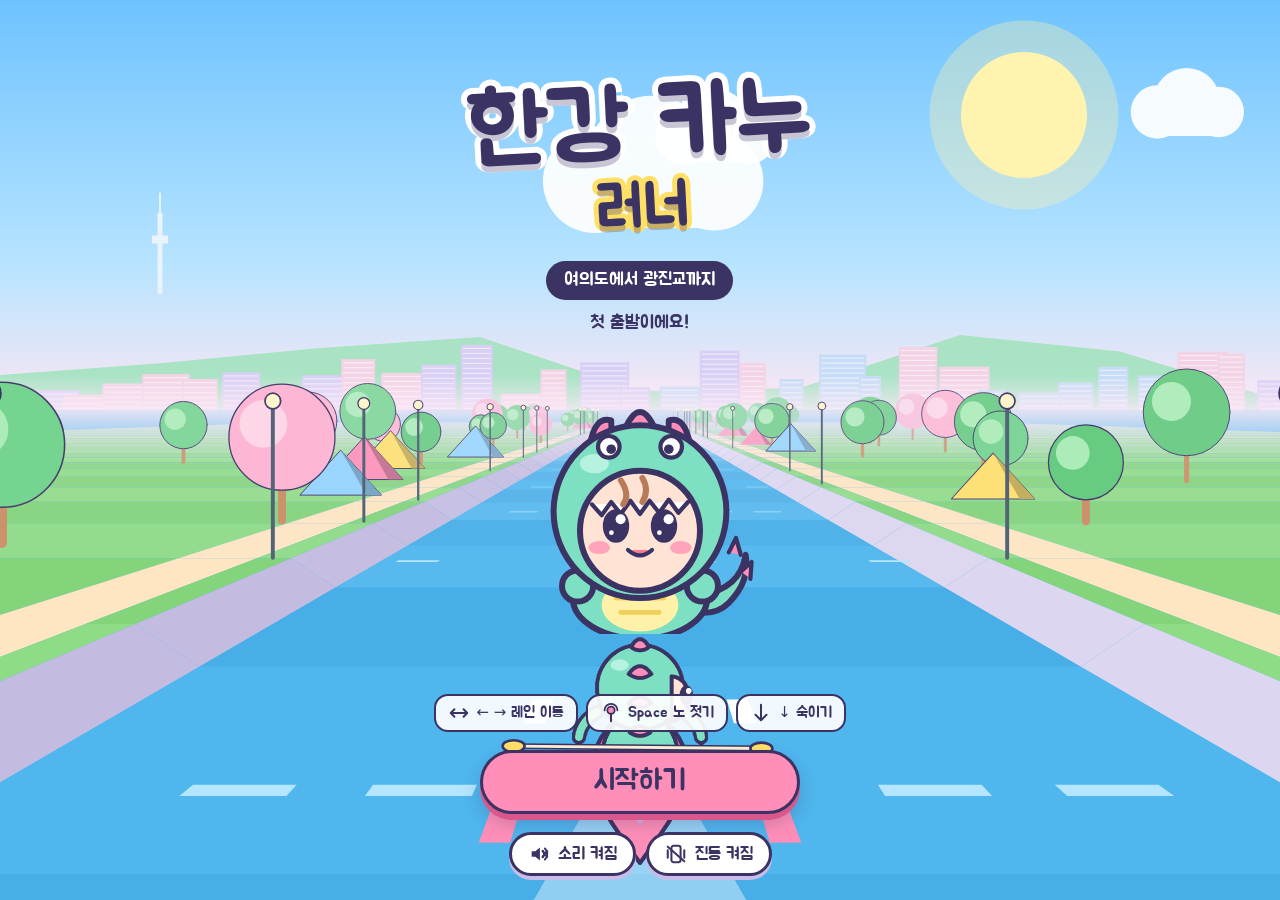
<file: my-game/hangang-canoe.html>
<!doctype html>
<html lang="ko">
<head>
<meta charset="utf-8">
<meta name="viewport" content="width=device-width, initial-scale=1, maximum-scale=1, user-scalable=no">
<meta name="theme-color" content="#8fd3ff">
<title>한강 카누</title>
<link rel="preconnect" href="https://fonts.googleapis.com">
<link rel="preconnect" href="https://fonts.gstatic.com" crossorigin>
<link href="https://fonts.googleapis.com/css2?family=Jua&display=swap" rel="stylesheet">
<style>
  /* 선명한 파스텔 동화 팔레트: 진한 자두색 외곽선 + 밝은 파스텔 면 */
  :root {
    --ink: #3b3363;
    --ink-soft: #5d5488;
    --sky: #8fd3ff;
    --river: #3aa8e6;
    --pink: #ff8fb8;
    --pink-lip: #d9578a;
    --coral: #ff6b81;
    --butter: #ffe066;
    --mint: #7ee0c3;
    --white: #ffffff;
    --panel: #fffaf3;
    --ease-out: cubic-bezier(0.16, 1, 0.3, 1);
    --font: "Jua", "Apple SD Gothic Neo", "Malgun Gothic", system-ui, sans-serif;
  }
  html, body { margin: 0; height: 100%; background: var(--sky); overflow: hidden;
    touch-action: none; user-select: none; -webkit-user-select: none;
    font-family: var(--font); color: var(--ink); -webkit-tap-highlight-color: transparent; }
  ::selection { background: var(--butter); color: var(--ink); }
  canvas { display: block; width: 100vw; height: 100vh; }
  button { font-family: inherit; color: inherit; cursor: pointer; }
  button:focus-visible { outline: 4px solid var(--butter); outline-offset: 3px; }

  /* ---------- 공통 버튼: 캐주얼 게임식 두꺼운 외곽선 + 아래 받침 ---------- */
  .pill {
    display: inline-flex; align-items: center; justify-content: center; gap: 10px;
    min-height: 64px; padding: 0 36px; border-radius: 999px;
    border: 3px solid var(--ink); background: var(--pink); color: var(--ink);
    font-size: 28px; letter-spacing: 0.02em;
    box-shadow: 0 6px 0 var(--pink-lip), 0 10px 18px rgba(59, 51, 99, 0.25);
    transition: transform 0.12s var(--ease-out), box-shadow 0.12s var(--ease-out), filter 0.2s;
  }
  .pill:hover { filter: brightness(1.06); }
  .pill:active { transform: translateY(5px); box-shadow: 0 1px 0 var(--pink-lip), 0 4px 8px rgba(59, 51, 99, 0.25); }
  .pill[disabled] { filter: saturate(0.4) brightness(0.95); cursor: default; }
  .pill.secondary { background: var(--white); box-shadow: 0 6px 0 #c8bde8, 0 10px 18px rgba(59, 51, 99, 0.2); min-height: 56px; font-size: 22px; }
  .pill.secondary:active { box-shadow: 0 1px 0 #c8bde8; }

  .toggle {
    display: inline-flex; align-items: center; gap: 8px; min-height: 44px; padding: 0 16px;
    border-radius: 999px; border: 3px solid var(--ink); background: var(--white);
    font-size: 17px; box-shadow: 0 4px 0 #c8bde8;
    transition: transform 0.12s var(--ease-out), box-shadow 0.12s var(--ease-out);
  }
  .toggle:active { transform: translateY(3px); box-shadow: 0 1px 0 #c8bde8; }
  .toggle svg { width: 22px; height: 22px; }
  .toggle[aria-pressed="false"] { background: #ece6f7; color: var(--ink-soft); }
  .toggle[aria-pressed="false"] .on-only { display: none; }
  .toggle[aria-pressed="true"] .off-only { display: none; }
  .toggle[aria-disabled="true"] { opacity: 0.6; cursor: default; }

  /* ------------------------------- 화면 ------------------------------- */
  .screen {
    position: fixed; inset: 0; display: flex; flex-direction: column; align-items: center;
    padding: max(16px, env(safe-area-inset-top)) 16px max(24px, env(safe-area-inset-bottom));
    box-sizing: border-box; text-align: center;
    opacity: 0; visibility: hidden; transition: opacity 0.3s var(--ease-out), visibility 0.3s;
  }
  .screen.show { opacity: 1; visibility: visible; }

  #title { justify-content: space-between; }
  .title-top { margin-top: 9vh; }
  .logo { margin: 0; font-size: clamp(56px, 16vw, 96px); line-height: 1; font-weight: 400;
    color: var(--ink); paint-order: stroke fill; -webkit-text-stroke: 12px var(--white);
    text-shadow: 0 6px 0 rgba(59, 51, 99, 0.28);
    letter-spacing: -0.01em; transform: rotate(-3deg); }
  .logo span { display: block; color: var(--ink); -webkit-text-stroke: 10px var(--butter); font-size: 0.62em; margin-top: 4px; }
  .tagline { margin: 22px auto 0; display: inline-block; padding: 8px 18px; border-radius: 999px;
    background: var(--ink); color: var(--white); font-size: 18px; }
  .best-line { margin-top: 12px; font-size: 18px; color: var(--ink); }
  .title-bottom { display: flex; flex-direction: column; align-items: center; gap: 18px; width: 100%; max-width: 420px; }
  .hints { display: flex; gap: 8px; justify-content: center; flex-wrap: wrap; }
  .hint { display: flex; align-items: center; gap: 6px; padding: 6px 12px; border-radius: 14px;
    background: rgba(255, 255, 255, 0.92); border: 2px solid var(--ink); font-size: 15px; }
  .hint svg { width: 22px; height: 22px; flex: none; }
  .toggles { display: flex; gap: 10px; justify-content: center; }
  #startBtn { width: 100%; max-width: 320px; }

  /* 아기 공룡 옷을 입은 주인공 */
  .hero-art { width: clamp(150px, 44vw, 240px); aspect-ratio: 1; animation: heroBob 2.4s ease-in-out infinite alternate; }
  .hero-art svg, .portrait svg, .over-hero svg { display: block; width: 100%; height: 100%; }
  @keyframes heroBob { from { transform: translateY(0) rotate(-2deg); } to { transform: translateY(-10px) rotate(2deg); } }
  .vitals-row { display: flex; align-items: center; gap: 8px; }
  .portrait { width: 56px; height: 56px; border-radius: 50%; border: 3px solid var(--ink); background: #fff1f7;
    box-shadow: 0 3px 0 rgba(59, 51, 99, 0.35); overflow: hidden; flex: none; }
  .over-hero { width: 128px; height: 128px; margin: -92px auto 2px; }

  /* 패널 (일시정지, 게임 오버) */
  .dim { background: rgba(59, 51, 99, 0.45); justify-content: center; }
  .panel {
    width: 100%; max-width: 380px; box-sizing: border-box; padding: 28px 22px 26px;
    background: var(--panel); border: 3px solid var(--ink); border-radius: 28px;
    box-shadow: 0 8px 0 #c8bde8, 0 18px 40px rgba(59, 51, 99, 0.35);
    transform: translateY(24px) scale(0.96); transition: transform 0.45s var(--ease-out);
  }
  .screen.show .panel { transform: none; }
  .panel h2 { margin: 0 0 6px; font-size: 40px; font-weight: 400; line-height: 1.1; }
  .panel h2.record { color: var(--pink-lip); }
  .panel .sub { margin: 0 0 18px; font-size: 17px; color: var(--ink-soft); }
  .panel .actions { display: flex; flex-direction: column; gap: 14px; align-items: stretch; margin-top: 22px; }
  .stats { display: grid; grid-template-columns: repeat(3, 1fr); gap: 8px; margin: 0; }
  .stats div { background: #f1ecff; border-radius: 16px; padding: 10px 4px 8px; }
  .stats dt { font-size: 14px; color: var(--ink-soft); }
  .stats dd { margin: 2px 0 0; font-size: 26px; font-variant-numeric: tabular-nums; }

  /* 통과한 다리 지도 */
  .route { margin-top: 18px; text-align: left; }
  .route-label { font-size: 15px; color: var(--ink-soft); display: flex; justify-content: space-between; }
  .route-track { position: relative; height: 22px; margin-top: 8px; }
  .route-track::before { content: ""; position: absolute; left: 0; right: 0; top: 8px; height: 6px; border-radius: 3px; background: #e4dcfa; }
  .route-fill { position: absolute; left: 0; top: 8px; height: 6px; border-radius: 3px; background: var(--river); transition: width 0.8s var(--ease-out); }
  .route-dot { position: absolute; top: 4px; width: 14px; height: 14px; margin-left: -7px; border-radius: 50%;
    background: var(--white); border: 2px solid #c8bde8; box-sizing: border-box; }
  .route-dot.done { background: var(--river); border-color: var(--ink); }
  .route-dot.last { background: var(--pink); border-color: var(--ink); width: 20px; height: 20px; margin-left: -10px; top: 1px; }
  .route-ends { display: flex; justify-content: space-between; font-size: 13px; color: var(--ink-soft); margin-top: 2px; }

  /* ------------------------------- HUD ------------------------------- */
  #hud { position: fixed; inset: 0; pointer-events: none; opacity: 0; transition: opacity 0.3s; }
  #hud.show { opacity: 1; }
  .hud-top { position: absolute; left: 0; right: 0; top: 0;
    padding: max(12px, env(safe-area-inset-top)) 12px 0; display: grid;
    grid-template-columns: 1fr auto; gap: 8px 10px; align-items: start; }
  .chip { display: inline-flex; align-items: center; gap: 8px; padding: 6px 12px;
    background: rgba(255, 255, 255, 0.95); border: 3px solid var(--ink); border-radius: 999px;
    box-shadow: 0 3px 0 rgba(59, 51, 99, 0.35); }
  .vitals { display: flex; flex-direction: column; gap: 8px; align-items: flex-start; }
  .hearts { display: flex; gap: 4px; }
  .hearts svg { width: 26px; height: 24px; transition: transform 0.25s var(--ease-out); }
  .hearts svg.lost { transform: scale(0.85); }
  .hearts svg.lost path { fill: #d9d2ea; }
  .energy { gap: 8px; padding: 5px 10px 5px 8px; }
  .energy svg { width: 22px; height: 22px; flex: none; }
  .bar { position: relative; width: clamp(96px, 30vw, 180px); height: 14px; border-radius: 7px; background: #ece6f7; overflow: hidden; }
  .bar i { position: absolute; inset: 0 auto 0 0; width: 100%; background: var(--butter); border-radius: 7px; transition: width 0.15s linear; }
  .energy.low .bar i { background: var(--coral); }
  .energy.low { animation: lowPulse 0.7s ease-in-out infinite alternate; }
  @keyframes lowPulse { to { background: #ffe0e6; } }
  .distance { font-size: 30px; line-height: 1; padding: 8px 16px; font-variant-numeric: tabular-nums; }
  .distance small { font-size: 16px; margin-left: 2px; }
  .right-col { display: flex; flex-direction: column; align-items: flex-end; gap: 8px; }
  #pauseBtn { pointer-events: auto; width: 52px; height: 52px; border-radius: 50%; padding: 0;
    border: 3px solid var(--ink); background: var(--white); box-shadow: 0 4px 0 #c8bde8;
    display: grid; place-items: center; }
  #pauseBtn:active { transform: translateY(3px); box-shadow: 0 1px 0 #c8bde8; }
  #pauseBtn svg { width: 22px; height: 22px; }
  .next-bridge { grid-column: 1 / -1; justify-self: center; font-size: 16px; padding: 5px 14px; }
  .next-bridge b { font-weight: 400; color: #0b6aa8; }

  /* 다리 통과 배너 */
  #banner { position: fixed; left: 50%; top: 30%; transform: translate(-50%, -50%) scale(0.6);
    opacity: 0; pointer-events: none; white-space: nowrap;
    padding: 12px 26px; border-radius: 999px; border: 4px solid var(--ink);
    background: var(--butter); font-size: clamp(26px, 8vw, 40px);
    box-shadow: 0 6px 0 #e0b93a, 0 14px 30px rgba(59, 51, 99, 0.3); }
  #banner.warn { background: var(--coral); box-shadow: 0 6px 0 #d9465d, 0 14px 30px rgba(59, 51, 99, 0.3); }
  #banner.pop { animation: pop 1.8s var(--ease-out) forwards; }
  @keyframes pop {
    0% { opacity: 0; transform: translate(-50%, -50%) scale(0.6); }
    12% { opacity: 1; transform: translate(-50%, -50%) scale(1.08); }
    22% { transform: translate(-50%, -50%) scale(1); }
    80% { opacity: 1; transform: translate(-50%, -50%) scale(1); }
    100% { opacity: 0; transform: translate(-50%, -60%) scale(0.96); }
  }

  .sr-only { position: absolute; width: 1px; height: 1px; overflow: hidden; clip: rect(0 0 0 0); white-space: nowrap; }

  @media (min-width: 700px) and (min-height: 600px) {
    .title-top { margin-top: 7vh; }
  }
  /* 가로로 눕힌 휴대폰: 한 화면에 들어가도록 줄인다 */
  @media (max-height: 560px) {
    .title-top { margin-top: 0; }
    .logo { font-size: 44px; }
    .logo span { display: inline; margin-left: 8px; font-size: 0.7em; }
    .tagline { margin-top: 8px; font-size: 15px; padding: 5px 14px; }
    .best-line { margin-top: 4px; font-size: 15px; }
    .title-bottom { flex-direction: row; flex-wrap: wrap; justify-content: center; max-width: 760px; gap: 10px; }
    .hints { width: 100%; }
    .hint { font-size: 13px; padding: 4px 10px; }
    .pill { min-height: 52px; font-size: 22px; }
    .pill.secondary { min-height: 52px; font-size: 20px; }
    #startBtn { width: auto; max-width: none; }
    .hero-art, .over-hero { display: none; }
    .panel { padding: 14px 18px; max-width: 520px; }
    .panel h2 { font-size: 28px; }
    .panel .sub { margin-bottom: 10px; }
    .panel .actions { flex-direction: row; margin-top: 12px; }
    .panel .actions .pill { flex: 1; }
    .stats dd { font-size: 22px; }
    .route { display: none; }
  }
  @media (prefers-reduced-motion: reduce) {
    .screen, .panel, .pill, .toggle, .route-fill { transition: none; }
    .energy.low, .hero-art { animation: none; }
    #banner.pop { animation: fade 1.8s linear forwards; }
    @keyframes fade { 0%, 85% { opacity: 1; transform: translate(-50%, -50%); } 100% { opacity: 0; transform: translate(-50%, -50%); } }
  }
</style>
</head>
<body>
<canvas id="game" aria-label="한강 카누 게임 화면"></canvas>

<!-- 아이콘 -->
<svg width="0" height="0" style="position:absolute" aria-hidden="true">
  <defs>
    <symbol id="i-heart" viewBox="0 0 26 24"><path d="M13 22.5 3.4 13.3A6.1 6.1 0 0 1 13 5.6a6.1 6.1 0 0 1 9.6 7.7Z" fill="#ff6b81" stroke="#3b3363" stroke-width="2.5" stroke-linejoin="round"/></symbol>
    <symbol id="i-bolt" viewBox="0 0 24 24"><path d="M13.5 2 4.5 13.5h6L9.5 22l10-12.5h-6.2Z" fill="#ffe066" stroke="#3b3363" stroke-width="2.2" stroke-linejoin="round"/></symbol>
    <symbol id="i-pause" viewBox="0 0 24 24"><rect x="5" y="4" width="5" height="16" rx="1.5" fill="#3b3363"/><rect x="14" y="4" width="5" height="16" rx="1.5" fill="#3b3363"/></symbol>
    <symbol id="i-sound" viewBox="0 0 24 24"><path d="M4 9h4l5-4v14l-5-4H4Z" fill="#3b3363"/><path class="on-only" d="M16 8.5a5 5 0 0 1 0 7M18.5 6a8.5 8.5 0 0 1 0 12" fill="none" stroke="#3b3363" stroke-width="2.2" stroke-linecap="round"/><path class="off-only" d="m16 9 5 6m0-6-5 6" stroke="#3b3363" stroke-width="2.2" stroke-linecap="round"/></symbol>
    <symbol id="i-vibe" viewBox="0 0 24 24"><rect x="7" y="3" width="10" height="18" rx="2.5" fill="none" stroke="#3b3363" stroke-width="2.2"/><path class="on-only" d="M3 8v8M21 8v8" stroke="#3b3363" stroke-width="2.2" stroke-linecap="round"/><path class="off-only" d="m3 4 18 16" stroke="#3b3363" stroke-width="2.2" stroke-linecap="round"/></symbol>
    <symbol id="i-swipe" viewBox="0 0 24 24"><path d="M3 12h18M7 8l-4 4 4 4M17 8l4 4-4 4" fill="none" stroke="#3b3363" stroke-width="2.2" stroke-linecap="round" stroke-linejoin="round"/></symbol>
    <symbol id="i-tap" viewBox="0 0 24 24"><circle cx="12" cy="9" r="4" fill="#ff8fb8" stroke="#3b3363" stroke-width="2"/><path d="M5 9a7 7 0 0 1 14 0" fill="none" stroke="#3b3363" stroke-width="2" stroke-linecap="round"/><path d="M12 13v8" stroke="#3b3363" stroke-width="2.2" stroke-linecap="round"/></symbol>
    <symbol id="i-down" viewBox="0 0 24 24"><path d="M12 3v17M6 14l6 6 6-6" fill="none" stroke="#3b3363" stroke-width="2.2" stroke-linecap="round" stroke-linejoin="round"/></symbol>
  </defs>
</svg>

<!-- 타이틀 -->
<section id="title" class="screen show" aria-labelledby="logo">
  <div class="title-top">
    <h1 class="logo" id="logo">한강 카누<span>러너</span></h1>
    <div class="tagline">여의도에서 광진교까지</div>
    <div class="best-line" id="titleBest"></div>
  </div>
  <div class="hero-art" id="titleHero" aria-hidden="true"></div>
  <div class="title-bottom">
    <div class="hints" id="hints"></div>
    <button type="button" class="pill" id="startBtn">시작하기</button>
    <div class="toggles">
      <button type="button" class="toggle" data-toggle="sound" aria-pressed="true"><svg><use href="#i-sound"/></svg><span>소리</span></button>
      <button type="button" class="toggle" data-toggle="haptics" aria-pressed="true"><svg><use href="#i-vibe"/></svg><span>진동</span></button>
    </div>
  </div>
</section>

<!-- HUD -->
<div id="hud" aria-hidden="true">
  <div class="hud-top">
    <div class="vitals">
      <div class="vitals-row">
        <div class="portrait" id="portrait"></div>
        <div class="chip hearts" id="hearts"></div>
      </div>
      <div class="chip energy" id="energy"><svg><use href="#i-bolt"/></svg><div class="bar"><i id="energyFill"></i></div></div>
    </div>
    <div class="right-col">
      <button type="button" id="pauseBtn" aria-label="일시정지"><svg><use href="#i-pause"/></svg></button>
      <div class="chip distance"><span id="distance">0</span><small>m</small></div>
    </div>
    <div class="chip next-bridge" id="nextBridge"></div>
  </div>
</div>
<div id="banner" role="status" aria-live="polite"></div>

<!-- 일시정지 -->
<section id="pause" class="screen dim" role="dialog" aria-modal="true" aria-labelledby="pauseTitle">
  <div class="panel">
    <h2 id="pauseTitle">일시정지</h2>
    <p class="sub" id="pauseSub"></p>
    <div class="toggles">
      <button type="button" class="toggle" data-toggle="sound" aria-pressed="true"><svg><use href="#i-sound"/></svg><span>소리</span></button>
      <button type="button" class="toggle" data-toggle="haptics" aria-pressed="true"><svg><use href="#i-vibe"/></svg><span>진동</span></button>
    </div>
    <div class="actions">
      <button type="button" class="pill" id="resumeBtn">계속하기</button>
      <button type="button" class="pill secondary" id="quitBtn">처음으로</button>
    </div>
  </div>
</section>

<!-- 게임 오버 -->
<section id="over" class="screen dim" role="dialog" aria-modal="true" aria-labelledby="overTitle">
  <div class="panel">
    <div class="over-hero" id="overHero" aria-hidden="true"></div>
    <h2 id="overTitle">게임 오버</h2>
    <p class="sub" id="overSub"></p>
    <dl class="stats">
      <div><dt>거리</dt><dd id="statDist">0m</dd></div>
      <div><dt>간식</dt><dd id="statSnack">0</dd></div>
      <div><dt>점수</dt><dd id="statScore">0</dd></div>
    </dl>
    <div class="route">
      <div class="route-label"><span>통과한 다리</span><span id="routeCount">0 / 16</span></div>
      <div class="route-track" id="routeTrack"><div class="route-fill" id="routeFill"></div></div>
      <div class="route-ends"><span>여의도</span><span>광진교</span></div>
    </div>
    <div class="actions">
      <button type="button" class="pill" id="retryBtn">다시 하기</button>
      <button type="button" class="pill secondary" id="homeBtn">처음으로</button>
    </div>
  </div>
</section>

<script>
'use strict';

/* =========================================================================
 * 한강 카누 러너 — 3레인 무한 러너 (Canvas 의사 3D + DOM UI)
 * runner.html 구조를 그대로 따른다.
 *   CONFIG            → GameSettings
 *   InputManager      → 키보드 + 스와이프 → 커맨드
 *   CanoeController   → 레인 이동 / 노 젓기 / 몸 숙이기 / 체력 / 에너지
 *   Pool              → ObjectPool
 *   RiverSpawner      → 장애물, 간식, 다리 생성과 재활용
 *   SceneryManager    → 강변 풍경 (충돌 없음)
 *   ScoreManager      → 거리, 간식, 최고 기록
 *   Renderer          → 원근 투영으로 강과 물체를 그린다 (UI는 DOM)
 *   UI                → 타이틀 / HUD / 일시정지 / 게임 오버 화면
 *   Game              → 상태 머신: ready / playing / paused / over
 * 좌표계: x = 좌우, y = 높이, z = 카누 기준 전방 거리(m). 카누는 z = 0에 고정되고
 * 강물과 물체가 -z 방향으로 흘러온다.
 * ========================================================================= */

const CONFIG = {
  laneWidth: 2.4,
  camDist: 6,
  camFollow: 0.55,
  startSpeed: 13,
  maxSpeed: 32,
  speedRamp: 0.28,          // 초당 속도 증가량
  strokeBoost: 0.4,         // 노 한 번 저을 때 속도 증가 비율
  strokeTime: 0.5,
  strokeCost: 2,
  laneChangeSpeed: 15,
  duckDuration: 0.8,
  canoeHalfWidth: 0.42,
  canoeHalfDepth: 1.2,
  sitHeight: 1.5,
  duckHeight: 0.8,
  maxHp: 3,
  invulnTime: 1.5,
  maxEnergy: 100,
  energyDrain: 1.6,         // 초당 에너지 감소
  lowEnergy: 22,
  starveInterval: 3,        // 에너지 0일 때 체력이 줄어드는 간격(초)
  starveSpeed: 0.6,
  spawnDistance: 140,
  drawDistance: 150,
  firstRowZ: 40,
  firstBridge: 320,
  bridgeGap: 400,
  snackScore: 20,
};
const RIVER_HALF = 1.5 * CONFIG.laneWidth + 2.6;

const OBSTACLE_TYPES = {
  buoy:  { w: 0.95, y0: 0,   y1: 1.3, d: 0.9 },  // 부표 — 레인 변경으로 회피
  log:   { w: 2.0,  y0: 0,   y1: 0.55, d: 0.7 }, // 떠내려오는 나무토막 — 레인 변경으로 회피
  duck:  { w: 1.9,  y0: 0,   y1: 2.4, d: 3.0 },  // 오리배 — 레인 변경으로 회피
  rope:  { w: 2.4,  y0: 1.0, y1: 1.7, d: 0.3 },  // 낮게 걸친 현수막 — 몸 숙여 회피
  pier:  { w: 1.9,  y0: 0,   y1: 4.6, d: 2.6 },  // 다리 교각
};

const SNACKS = {
  gimbap: { energy: 22, chance: 0.5 },
  ramen:  { energy: 32, chance: 0.35 },
  chicken:{ energy: 50, chance: 0.15 },
};

// 마포대교부터 상류(동쪽)로 지나는 순서
const BRIDGES = [
  { name: '마포대교',   color: '#7c93ad' },
  { name: '원효대교',   color: '#d9d2bf' },
  { name: '한강철교',   color: '#a4553e', rail: true },
  { name: '한강대교',   color: '#5f7f9b', arch: true },
  { name: '동작대교',   color: '#3f7fc4', arch: true },
  { name: '반포대교',   color: '#c9ccd2' },
  { name: '한남대교',   color: '#8a9db3' },
  { name: '동호대교',   color: '#d76a3c', arch: true },
  { name: '성수대교',   color: '#3e6aa8', truss: true },
  { name: '영동대교',   color: '#9aa7b6' },
  { name: '청담대교',   color: '#6d8fb2' },
  { name: '잠실대교',   color: '#b9b1a0' },
  { name: '잠실철교',   color: '#8b4a3a', rail: true },
  { name: '올림픽대교', color: '#e8e4da', tower: true },
  { name: '천호대교',   color: '#4f86c6' },
  { name: '광진교',     color: '#5aa06a' },
];

const FOG_RGB = [238, 236, 252];
const clamp = (v, a, b) => Math.max(a, Math.min(b, v));
const laneX = lane => lane * CONFIG.laneWidth;

/* ---------------------------------- ART --------------------------------- */
// 선명한 파스텔 동화: 직접 그린 SVG 캐릭터와 장애물.
// 화면 UI에는 SVG를 그대로 넣고, 캔버스에는 한 번 래스터화해 둔 스프라이트를 그린다.
const INK = '#3b3363';
const SK = `stroke="${INK}" stroke-width="5" stroke-linejoin="round" stroke-linecap="round"`;
const SK3 = `stroke="${INK}" stroke-width="3.5" stroke-linejoin="round" stroke-linecap="round"`;

// 반짝이는 큰 눈
const bigEye = (x, y, rx = 11, ry = 14) =>
  `<ellipse cx="${x}" cy="${y}" rx="${rx}" ry="${ry}" fill="${INK}"/>` +
  `<circle cx="${x + rx * 0.35}" cy="${y - ry * 0.4}" r="${rx * 0.38}" fill="#fff"/>` +
  `<circle cx="${x - rx * 0.35}" cy="${y + ry * 0.4}" r="${rx * 0.18}" fill="#fff"/>`;
const blush = (x, y, r = 9) => `<ellipse cx="${x}" cy="${y}" rx="${r}" ry="${r * 0.6}" fill="#ff8fb1" opacity="0.75"/>`;

// 주인공: 아기 공룡 옷을 입은 아이 (정면). mood: happy | cheer | hit | hungry | sad
function heroSVG(mood = 'happy') {
  const face = {
    happy: bigEye(80, 110) + bigEye(120, 110) +
      `<path d="M90 130q10 9 20 0" fill="#ff7a8a" ${SK3}/>`,
    cheer: `<path d="M68 112q12-14 24 0M108 112q12-14 24 0" fill="none" ${SK}/>` +
      `<path d="M84 124q16 26 32 0z" fill="#ff7a8a" ${SK3}/><path d="M93 136q7-6 14 0" fill="#ffb3c4"/>`,
    hit: `<path d="M70 100l18 10-18 10M130 100l-18 10 18 10" fill="none" ${SK}/>` +
      `<path d="M86 134q5-6 10 0t10 0t10 0" fill="none" ${SK3}/>` +
      `<path d="M146 76q8 10 0 16q-8-6 0-16z" fill="#8fd3ff" ${SK3}/>`,
    hungry: `<ellipse cx="80" cy="113" rx="11" ry="9" fill="${INK}"/><ellipse cx="120" cy="113" rx="11" ry="9" fill="${INK}"/>` +
      `<path d="M68 106h24M108 106h24" ${SK}/><circle cx="84" cy="111" r="3" fill="#fff"/><circle cx="124" cy="111" r="3" fill="#fff"/>` +
      `<path d="M90 134q5-4 10 0t10 0" fill="none" ${SK3}/>` +
      `<path d="M109 136q2 10 6 12q4-2 2-12" fill="#bfe8ff" ${SK3}/>`,
    sad: bigEye(80, 112, 11, 13) + bigEye(120, 112, 11, 13) +
      `<path d="M90 136q10-9 20 0" fill="none" ${SK3}/>` +
      `<path d="M66 126q-4 10 2 14q6-4 2-14z" fill="#8fd3ff" ${SK3}/>`,
  }[mood] || '';
  return `<svg xmlns="http://www.w3.org/2000/svg" viewBox="0 0 200 200" width="400" height="400">
  <path d="M150 168q34-6 38-34q4 22-14 40q-10 10-26 8z" fill="#7ee0c3" ${SK}/>
  <path d="M174 132l6-12 4 14M184 148l9-8-1 14" fill="#ff8fb8" ${SK3}/>
  <ellipse cx="100" cy="170" rx="56" ry="34" fill="#7ee0c3" ${SK}/>
  <ellipse cx="100" cy="176" rx="32" ry="22" fill="#fff1a8"/>
  <path d="M80 170h40M84 182h32" stroke="#f0cf5a" stroke-width="4" stroke-linecap="round"/>
  <circle cx="48" cy="160" r="13" fill="#7ee0c3" ${SK}/><circle cx="152" cy="160" r="13" fill="#7ee0c3" ${SK}/>
  <path d="M58 44q4-26 18-22q2 14-8 28zM88 28q12-26 24 0q-6 10-24 0zM142 44q-4-26-18-22q-2 14 8 28z" fill="#ff8fb8" ${SK}/>
  <circle cx="100" cy="98" r="72" fill="#7ee0c3" ${SK}/>
  <ellipse cx="62" cy="58" rx="12" ry="8" fill="#b6f2df"/>
  <circle cx="74" cy="44" r="9" fill="#fff" ${SK3}/><circle cx="126" cy="44" r="9" fill="#fff" ${SK3}/>
  <circle cx="76" cy="46" r="4" fill="${INK}"/><circle cx="124" cy="46" r="4" fill="${INK}"/>
  <circle cx="100" cy="114" r="50" fill="#ffe4d6" ${SK}/>
  <path d="M60 92l8 9 8-11 8 10 8-11 8 11 8-11 8 10 8-11 8 11 8-9" fill="#fff" ${SK3}/>
  <path d="M84 72q8 12 2 20M102 70q6 10 0 20" fill="none" stroke="#b97a5a" stroke-width="5" stroke-linecap="round"/>
  ${blush(66, 128)}${blush(134, 128)}
  ${face}
</svg>`;
}

// 주인공 뒷모습 (카누 위): 등을 따라 분홍 돌기, 고개를 살짝 돌려 큰 눈 하나가 보인다
function heroBackSVG(hit = false) {
  const eye = hit
    ? `<path d="M96 52l10 6-10 6" fill="none" ${SK3}/>`
    : `<ellipse cx="101" cy="57" rx="6" ry="9" fill="${INK}"/><circle cx="103" cy="53" r="2.6" fill="#fff"/>`;
  return `<svg xmlns="http://www.w3.org/2000/svg" viewBox="0 0 120 140" width="240" height="280">
  <path d="M84 118q30 4 30-18q8 20-8 30q-10 6-24 2z" fill="#7ee0c3" ${SK3}/>
  <path d="M22 72q-14 8-16 22" fill="none" stroke="${INK}" stroke-width="13" stroke-linecap="round"/>
  <path d="M22 72q-14 8-16 22" fill="none" stroke="#7ee0c3" stroke-width="7" stroke-linecap="round"/>
  <path d="M98 72q14 8 16 22" fill="none" stroke="${INK}" stroke-width="13" stroke-linecap="round"/>
  <path d="M98 72q14 8 16 22" fill="none" stroke="#7ee0c3" stroke-width="7" stroke-linecap="round"/>
  <path d="M26 138q-6-62 34-66q40 4 34 66z" fill="#7ee0c3" ${SK3}/>
  <path d="M27 104q33 10 66 0l1 14q-34 10-68 0z" fill="#ffe066" ${SK3}/>
  <circle cx="60" cy="50" r="38" fill="#7ee0c3" ${SK3}/>
  <path d="M88 40q16 2 14 22q-2 16-14 18z" fill="#ffe4d6" ${SK3}/>
  ${eye}
  <ellipse cx="97" cy="70" rx="5" ry="3" fill="#ff8fb1" opacity="0.8"/>
  <path d="M52 14q8-14 16 0q-8 6-16 0zM50 38q10-14 20 0q-10 7-20 0zM50 64q10-12 20 0q-10 7-20 0zM51 90q9-11 18 0q-9 6-18 0zM52 114q8-10 16 0q-8 6-16 0z" fill="#ff8fb8" ${SK3}/>
  <ellipse cx="42" cy="30" rx="8" ry="5" fill="#b6f2df"/>
</svg>`;
}

const SPRITE_SVG = {
  hero: heroBackSVG(false),
  heroHit: heroBackSVG(true),
  // 부표: 분홍 줄무늬에 동그란 얼굴
  buoy: `<svg xmlns="http://www.w3.org/2000/svg" viewBox="0 0 100 140" width="200" height="280">
  <circle cx="50" cy="20" r="11" fill="#fff6b0" ${SK3}/>
  <path d="M50 31v10" ${SK3}/>
  <rect x="14" y="40" width="72" height="94" rx="34" fill="#ff8fb8" ${SK3}/>
  <path d="M15 72h70v22H15z" fill="#fff" ${SK3}/>
  <ellipse cx="32" cy="52" rx="7" ry="4" fill="#ffc6dd"/>
  ${bigEye(37, 110, 6, 8)}${bigEye(63, 110, 6, 8)}
  <path d="M45 122q5 5 10 0" fill="none" ${SK3}/>
  ${blush(26, 120, 5)}${blush(74, 120, 5)}
</svg>`,
  // 떠내려오는 나무토막: 졸린 얼굴과 새싹
  log: `<svg xmlns="http://www.w3.org/2000/svg" viewBox="0 0 200 90" width="400" height="180">
  <path d="M150 30q-2-18 12-22q6 12-8 22zM150 30q8-14 24-8q-6 14-24 8z" fill="#7ee0c3" ${SK3}/>
  <rect x="12" y="28" width="178" height="56" rx="28" fill="#f2c094" ${SK3}/>
  <path d="M70 40h40M120 70h46M60 72h28" stroke="#d99a6c" stroke-width="4" stroke-linecap="round"/>
  <ellipse cx="38" cy="56" rx="22" ry="27" fill="#ffe2c2" ${SK3}/>
  <ellipse cx="38" cy="56" rx="12" ry="15" fill="none" stroke="#e8b48a" stroke-width="3.5"/>
  <path d="M100 56q7 6 14 0M126 56q7 6 14 0" fill="none" ${SK3}/>
  <ellipse cx="120" cy="68" rx="4" ry="3" fill="${INK}"/>
  ${blush(98, 66, 6)}${blush(142, 66, 6)}
  <text x="160" y="22" font-size="16" font-family="sans-serif" font-weight="700" fill="${INK}">z</text>
  <text x="172" y="12" font-size="12" font-family="sans-serif" font-weight="700" fill="${INK}">z</text>
</svg>`,
  // 오리배: 노란 머리에 반짝이는 눈, 라벤더 지붕
  duck: `<svg xmlns="http://www.w3.org/2000/svg" viewBox="0 0 200 240" width="400" height="480">
  <path d="M112 70v76M180 70v76" stroke="${INK}" stroke-width="5"/>
  <path d="M100 58h92q4 0 4 6v10q-12 10-24 0q-12 10-24 0q-12 10-24 0q-12 10-24 0v-10q0-6 4-6z" fill="#c9b6ff" ${SK3}/>
  <path d="M12 168q0-28 40-30h100q40 2 40 30v20q0 40-40 44H52q-40-4-40-44z" fill="#fffaf0" ${SK}/>
  <path d="M14 196h172" stroke="#c9b6ff" stroke-width="10"/>
  <path d="M120 168q30-6 48 10q-24 4-48-10z" fill="#fff" ${SK3}/>
  <path d="M44 150q-4-40 4-64" fill="none" stroke="${INK}" stroke-width="34" stroke-linecap="round"/>
  <path d="M44 150q-4-40 4-64" fill="none" stroke="#ffe066" stroke-width="24" stroke-linecap="round"/>
  <circle cx="52" cy="70" r="40" fill="#ffe066" ${SK}/>
  <path d="M40 30q6-14 14-4q4-12 10 2" fill="none" ${SK3}/>
  ${bigEye(37, 66, 9, 12)}${bigEye(67, 66, 9, 12)}
  <path d="M38 88q14-6 28 0q-4 14-14 16q-10-2-14-16z" fill="#ff9a7a" ${SK3}/>
  ${blush(24, 84, 7)}${blush(80, 84, 7)}
</svg>`,
  // 현수막 (글자는 캔버스가 Jua 글꼴로 덧쓴다)
  rope: `<svg xmlns="http://www.w3.org/2000/svg" viewBox="0 0 240 190" width="480" height="380">
  <rect x="8" y="10" width="14" height="180" rx="7" fill="#fff" ${SK3}/>
  <rect x="218" y="10" width="14" height="180" rx="7" fill="#fff" ${SK3}/>
  <path d="M10 40h10M10 80h10M10 120h10M10 160h10M220 40h10M220 80h10M220 120h10M220 160h10" stroke="#ff8fb8" stroke-width="8"/>
  <circle cx="15" cy="10" r="9" fill="#ff8fb8" ${SK3}/><circle cx="225" cy="10" r="9" fill="#ff8fb8" ${SK3}/>
  <path d="M22 14h196v48q-12 10-24 0q-12 10-25 0q-12 10-24 0q-12 10-25 0q-12 10-24 0q-12 10-25 0q-12 10-24 0q-13 10-25 0z" fill="#ffe066" ${SK3}/>
  <path d="M36 24l3 7 7 1-5 5 1 7-6-4-6 4 1-7-5-5 7-1zM204 24l3 7 7 1-5 5 1 7-6-4-6 4 1-7-5-5 7-1z" fill="#ff8fb8"/>
</svg>`,
  gimbap: `<svg xmlns="http://www.w3.org/2000/svg" viewBox="0 0 100 100" width="200" height="200">
  <circle cx="50" cy="50" r="42" fill="#3f5a52" ${SK}/>
  <circle cx="50" cy="50" r="33" fill="#fff"/>
  <circle cx="40" cy="38" r="7" fill="#ffe066"/><circle cx="58" cy="36" r="6" fill="#7ee0c3"/><circle cx="50" cy="28" r="5" fill="#ff8fb8"/>
  ${bigEye(38, 58, 5, 7)}${bigEye(62, 58, 5, 7)}
  <path d="M45 70q5 5 10 0" fill="none" ${SK3}/>
  ${blush(30, 68, 5)}${blush(70, 68, 5)}
</svg>`,
  ramen: `<svg xmlns="http://www.w3.org/2000/svg" viewBox="0 0 100 100" width="200" height="200">
  <path d="M36 16q-6-8 2-14M52 14q-6-8 2-14M68 16q-6-8 2-14" fill="none" stroke="#c9b6ff" stroke-width="4" stroke-linecap="round"/>
  <path d="M18 34h64l-8 56q-1 6-7 6H33q-6 0-7-6z" fill="#ff7a8a" ${SK}/>
  <rect x="12" y="22" width="76" height="16" rx="8" fill="#fff" ${SK3}/>
  <path d="M74 22q10-8 16 0" fill="#ffe066" ${SK3}/>
  <path d="M24 50h52" stroke="#ffc2cb" stroke-width="5"/>
  ${bigEye(40, 66, 5, 7)}${bigEye(60, 66, 5, 7)}
  <path d="M45 78q5 5 10 0" fill="none" ${SK3}/>
  ${blush(31, 76, 5)}${blush(69, 76, 5)}
</svg>`,
  chicken: `<svg xmlns="http://www.w3.org/2000/svg" viewBox="0 0 100 100" width="200" height="200">
  <path d="M64 66l20 20" stroke="${INK}" stroke-width="16" stroke-linecap="round"/>
  <path d="M64 66l20 20" stroke="#fff" stroke-width="9" stroke-linecap="round"/>
  <circle cx="86" cy="80" r="7" fill="#fff" ${SK3}/><circle cx="80" cy="90" r="7" fill="#fff" ${SK3}/>
  <path d="M14 46q0-32 34-34q30 2 28 32q-2 24-30 30q-32 2-32-28z" fill="#f6b766" ${SK}/>
  <path d="M26 28q8-8 18-8" fill="none" stroke="#ffd79a" stroke-width="6" stroke-linecap="round"/>
  ${bigEye(36, 46, 5, 7)}${bigEye(56, 46, 5, 7)}
  <path d="M41 58q5 5 10 0" fill="none" ${SK3}/>
  ${blush(27, 56, 5)}${blush(65, 56, 5)}
</svg>`,
};

// SVG → 캔버스 스프라이트 (한 번만 래스터화)
const SPRITES = {};
for (const [key, svg] of Object.entries(SPRITE_SVG)) {
  const img = new Image();
  const spr = { ready: false, canvas: null };
  img.onload = () => {
    const c = document.createElement('canvas');
    c.width = img.naturalWidth || img.width;
    c.height = img.naturalHeight || img.height;
    c.getContext('2d').drawImage(img, 0, 0, c.width, c.height);
    spr.canvas = c;
    spr.ready = true;
  };
  img.src = 'data:image/svg+xml;charset=utf-8,' + encodeURIComponent(svg);
  SPRITES[key] = spr;
}

// 시드 고정 난수: 리사이즈해도 스카이라인이 그대로 유지됨
function mulberry32(a) {
  return function () {
    a |= 0; a = a + 0x6D2B79F5 | 0;
    let t = Math.imul(a ^ a >>> 15, 1 | a);
    t = t + Math.imul(t ^ t >>> 7, 61 | t) ^ t;
    return ((t ^ t >>> 14) >>> 0) / 4294967296;
  };
}

const store = {
  get(k) { try { return localStorage.getItem(k); } catch (e) { return null; } },
  set(k, v) { try { localStorage.setItem(k, v); } catch (e) {} },
};
const reduceMotion = window.matchMedia && matchMedia('(prefers-reduced-motion: reduce)').matches;

/* -------------------------------- Haptics ------------------------------- */
// 기획: 터치/버튼 = 약한 진동, 충돌/에너지 감소 = 길고 강한 진동 2~3회
const HAPTIC = {
  tap: 15,
  hit: [220, 90, 220, 90, 220],
  starve: [220, 90, 220],
  warn: [120, 80, 120],
  pickup: 25,
  bridge: [40, 60, 40],
  record: [60, 40, 60, 40, 120],
};
const haptics = {
  supported: typeof navigator.vibrate === 'function',
  on: store.get('hangangCanoeHaptics') !== '0',
  buzz(pattern) {
    if (!this.on || !this.supported) return;
    try { navigator.vibrate(pattern); } catch (e) {}
  },
  set(on) { this.on = on; store.set('hangangCanoeHaptics', on ? '1' : '0'); },
};

/* --------------------------------- Sound -------------------------------- */
// Web Audio로 합성 (파일 없음). brick(1).html의 sfx 구조를 따른다.
const sfx = (() => {
  let ac = null, master = null, noiseBuf = null;
  let muted = store.get('hangangCanoeMuted') === '1';

  function ready() {
    if (!ac) {
      const AC = window.AudioContext || window.webkitAudioContext;
      if (!AC) return false;
      ac = new AC();
      master = ac.createGain();
      master.gain.value = muted ? 0 : 0.28;
      master.connect(ac.destination);
      noiseBuf = ac.createBuffer(1, ac.sampleRate * 0.5, ac.sampleRate);
      const d = noiseBuf.getChannelData(0);
      for (let i = 0; i < d.length; i++) d[i] = Math.random() * 2 - 1;
    }
    if (ac.state === 'suspended') ac.resume();
    return true;
  }

  function tone(freq, at, len, vol, type = 'sine', to = null) {
    const o = ac.createOscillator(), g = ac.createGain();
    o.type = type;
    o.frequency.setValueAtTime(freq, at);
    if (to) o.frequency.exponentialRampToValueAtTime(to, at + len);
    g.gain.setValueAtTime(0.0001, at);
    g.gain.exponentialRampToValueAtTime(vol, at + 0.01);
    g.gain.exponentialRampToValueAtTime(0.0001, at + len);
    o.connect(g); g.connect(master);
    o.start(at); o.stop(at + len + 0.02);
  }

  function splash(at, len, vol, freq) {
    const s = ac.createBufferSource(), f = ac.createBiquadFilter(), g = ac.createGain();
    s.buffer = noiseBuf;
    f.type = 'bandpass'; f.frequency.value = freq; f.Q.value = 0.8;
    g.gain.setValueAtTime(vol, at);
    g.gain.exponentialRampToValueAtTime(0.0001, at + len);
    s.connect(f); f.connect(g); g.connect(master);
    s.start(at); s.stop(at + len);
  }

  const play = fn => { if (!muted && ready()) fn(ac.currentTime); };
  return {
    unlock() { ready(); },
    isMuted: () => muted,
    setMuted(m) {
      muted = m;
      store.set('hangangCanoeMuted', m ? '1' : '0');
      if (master) master.gain.value = m ? 0 : 0.28;
    },
    paddle: () => play(t => splash(t, 0.18, 0.5, 900 + Math.random() * 300)),
    lane: () => play(t => splash(t, 0.12, 0.25, 1600)),
    pickup: () => play(t => { tone(880, t, 0.12, 0.3, 'triangle'); tone(1320, t + 0.07, 0.18, 0.3, 'triangle'); }),
    hit: () => play(t => { splash(t, 0.35, 0.7, 400); tone(220, t, 0.3, 0.35, 'square', 80); }),
    starve: () => play(t => tone(300, t, 0.4, 0.25, 'sawtooth', 120)),
    bridge: () => play(t => { [523, 659, 784].forEach((f, i) => tone(f, t + i * 0.09, 0.22, 0.25, 'triangle')); }),
    wave: () => play(t => splash(t, 0.4, 0.35, 500)),
    over: () => play(t => { [392, 330, 262].forEach((f, i) => tone(f, t + i * 0.16, 0.3, 0.25, 'triangle')); }),
    record: () => play(t => { [523, 659, 784, 1047].forEach((f, i) => tone(f, t + i * 0.1, 0.3, 0.28, 'triangle')); }),
  };
})();

/* ----------------------------- InputManager ----------------------------- */
const KEYMAP = {
  ArrowLeft: 'left', KeyA: 'left', ArrowRight: 'right', KeyD: 'right',
  ArrowUp: 'paddle', KeyW: 'paddle', Space: 'paddle',
  ArrowDown: 'duck', KeyS: 'duck',
  KeyP: 'pause', Escape: 'pause', Enter: 'start',
};

class InputManager {
  constructor(target, isPlaying) {
    this.queue = [];
    window.addEventListener('keydown', e => {
      const action = KEYMAP[e.code];
      if (!action) return;
      // 메뉴에서 버튼에 포커스가 있으면 버튼 기본 동작에 맡긴다
      if (!isPlaying() && e.target.closest && e.target.closest('button')) return;
      e.preventDefault();
      if (!e.repeat) this.queue.push(action);
    });

    // 스와이프: 30px 이상 움직이면 즉시 커맨드 발행, 아니면 탭 = 노 젓기
    let sx = 0, sy = 0, tracking = false;
    target.addEventListener('touchstart', e => {
      const t = e.changedTouches[0];
      sx = t.clientX; sy = t.clientY; tracking = true;
      haptics.buzz(HAPTIC.tap);
      e.preventDefault();
    }, { passive: false });
    target.addEventListener('touchmove', e => {
      if (!tracking) return;
      const t = e.changedTouches[0];
      const dx = t.clientX - sx, dy = t.clientY - sy;
      if (Math.hypot(dx, dy) > 30) {
        this.queue.push(Math.abs(dx) > Math.abs(dy) ? (dx > 0 ? 'right' : 'left') : (dy > 0 ? 'duck' : 'paddle'));
        tracking = false;
      }
      e.preventDefault();
    }, { passive: false });
    target.addEventListener('touchend', e => {
      if (tracking) this.queue.push('paddle');
      tracking = false;
      e.preventDefault();
    }, { passive: false });
    target.addEventListener('mousedown', () => this.queue.push('paddle'));
  }

  consume() {
    const q = this.queue;
    this.queue = [];
    return q;
  }
}

/* ---------------------------- CanoeController --------------------------- */
class CanoeController {
  constructor() { this.reset(); }

  reset() {
    this.lane = 0;
    this.x = 0;
    this.duckTimer = 0;
    this.strokeTimer = 0;
    this.strokeSide = 1;
    this.phase = 0;
    this.hp = CONFIG.maxHp;
    this.energy = CONFIG.maxEnergy;
    this.invuln = 0;
    this.wobble = 0;
  }

  get ducking() { return this.duckTimer > 0; }
  get height() { return this.ducking ? CONFIG.duckHeight : CONFIG.sitHeight; }
  get boost() { return clamp(this.strokeTimer / CONFIG.strokeTime, 0, 1); }

  handle(action) {
    switch (action) {
      case 'left':  if (this.lane > -1) { this.lane--; sfx.lane(); } break;
      case 'right': if (this.lane < 1) { this.lane++; sfx.lane(); } break;
      case 'duck':  this.duckTimer = CONFIG.duckDuration; break;
      case 'paddle':
        if (this.energy <= 0) break;
        this.strokeTimer = CONFIG.strokeTime;
        this.strokeSide = -this.strokeSide;
        this.energy = Math.max(0, this.energy - CONFIG.strokeCost);
        sfx.paddle();
        break;
    }
  }

  update(dt, speed) {
    const targetX = laneX(this.lane);
    const step = CONFIG.laneChangeSpeed * dt;
    this.x = Math.abs(targetX - this.x) <= step ? targetX : this.x + Math.sign(targetX - this.x) * step;
    if (this.duckTimer > 0) this.duckTimer -= dt;
    if (this.strokeTimer > 0) this.strokeTimer -= dt;
    if (this.invuln > 0) this.invuln -= dt;
    if (this.wobble > 0) this.wobble = Math.max(0, this.wobble - dt);
    this.phase += dt * (2.2 + speed * 0.08 + this.boost * 6);
  }

  bounds() {
    return {
      x0: this.x - CONFIG.canoeHalfWidth, x1: this.x + CONFIG.canoeHalfWidth,
      y0: 0, y1: this.height,
      z0: -CONFIG.canoeHalfDepth, z1: CONFIG.canoeHalfDepth,
    };
  }
}

/* ------------------------------ ObjectPool ------------------------------ */
class Pool {
  constructor() { this.free = []; }
  get() { return this.free.pop() || {}; }
  release(o) { this.free.push(o); }
}

// keep()이 false인 항목은 풀로 반환하고 나머지만 남긴다
function recycle(list, pool, keep) {
  const kept = [];
  for (const item of list) {
    if (keep(item)) kept.push(item);
    else pool.release(item);
  }
  return kept;
}

/* ----------------------------- RiverSpawner ----------------------------- */
class RiverSpawner {
  constructor() {
    this.obstacles = [];
    this.snacks = [];
    this.bridges = [];
    this.waves = [];
    this.obstaclePool = new Pool();
    this.snackPool = new Pool();
    this.reset();
  }

  reset() {
    this.obstacles.forEach(o => this.obstaclePool.release(o));
    this.snacks.forEach(c => this.snackPool.release(c));
    this.obstacles.length = 0;
    this.snacks.length = 0;
    this.bridges.length = 0;
    this.waves.length = 0;
    this.cursor = CONFIG.firstRowZ;
    this.bridgeCount = 0;
    this.waveCooldown = 120;
  }

  update(dz, speed, difficulty, distance) {
    const despawnZ = -CONFIG.camDist;
    this.obstacles = recycle(this.obstacles, this.obstaclePool, o => { o.z -= dz; return o.z + o.d > despawnZ; });
    this.snacks = recycle(this.snacks, this.snackPool, c => { c.z -= dz; return !c.taken && c.z > despawnZ; });
    this.bridges = this.bridges.filter(b => { b.z -= dz; return b.z + 3 > despawnZ; });
    this.waves = this.waves.filter(w => { w.z -= dz; return w.z > despawnZ; });

    // 다리는 실제 거리 기준으로 놓는다. 장애물 행보다 먼저 알고 있어야 근처 행을 비울 수 있다
    while (CONFIG.firstBridge + this.bridgeCount * CONFIG.bridgeGap - distance < CONFIG.spawnDistance + 40) {
      this.addBridge(CONFIG.firstBridge + this.bridgeCount * CONFIG.bridgeGap - distance, this.bridgeCount);
      this.bridgeCount++;
    }

    this.cursor -= dz;
    this.waveCooldown -= dz;
    while (this.cursor < CONFIG.spawnDistance) {
      this.spawnRow(this.cursor, difficulty);
      // 행 간격을 속도에 비례시켜 반응 시간을 일정 범위로 유지
      const gap = Math.max(15, speed * (1.05 - 0.3 * difficulty + Math.random() * 0.4));
      this.cursor += gap;
    }
  }

  nearBridge(z, margin) { return this.bridges.some(b => Math.abs(b.z + 1.3 - z) < margin); }

  addBridge(z, index) {
    const openLane = [-1, 0, 1][(Math.random() * 3) | 0];
    this.bridges.push({ z, index, openLane, passed: false, def: BRIDGES[index % BRIDGES.length] });
    for (const lane of [-1, 0, 1]) {
      if (lane === openLane) continue;
      this.addObstacle('pier', lane, z);
    }
    // 열린 레인으로 유도하는 간식 줄
    for (let i = 0; i < 3; i++) this.addSnack(openLane, z - 18 + i * 3, 'gimbap');
  }

  addObstacle(type, lane, z) {
    const def = OBSTACLE_TYPES[type];
    const o = this.obstaclePool.get();
    Object.assign(o, { type, lane, x: laneX(lane), z, w: def.w, y0: def.y0, y1: def.y1, d: def.d, hit: false, seed: Math.random() });
    this.obstacles.push(o);
  }

  spawnRow(z, difficulty) {
    if (this.nearBridge(z, 22)) return;

    // 가끔 유람선이 지나간 물결 (충돌 없음, 카누가 흔들림)
    if (this.waveCooldown <= 0 && Math.random() < 0.18) {
      this.waves.push({ z: z + 8, hit: false });
      this.waveCooldown = 160;
    }

    const lanes = [-1, 0, 1].sort(() => Math.random() - 0.5);
    const count = Math.random() < 0.3 + difficulty * 0.45 ? 2 : 1; // 항상 최소 1개 레인은 비워 둔다
    const blocked = lanes.slice(0, count);
    const free = lanes.slice(count);

    for (const lane of blocked) {
      const r = Math.random();
      const type = r < 0.3 ? 'buoy' : r < 0.52 ? 'log' : r < 0.75 ? 'duck' : 'rope';
      this.addObstacle(type, lane, z);
    }

    if (Math.random() < 0.42) {
      const lane = free[(Math.random() * free.length) | 0];
      const r = Math.random();
      const kind = r < SNACKS.gimbap.chance ? 'gimbap' : r < SNACKS.gimbap.chance + SNACKS.ramen.chance ? 'ramen' : 'chicken';
      this.addSnack(lane, z + 4, kind);
    }
  }

  addSnack(lane, z, kind) {
    const c = this.snackPool.get();
    Object.assign(c, { x: laneX(lane), z, kind, taken: false, seed: Math.random() * 6 });
    this.snacks.push(c);
  }
}

/* ---------------------------- SceneryManager ---------------------------- */
// 강변 한강공원: 나무, 가로등, 그늘막 텐트 (충돌 없음)
class SceneryManager {
  constructor() {
    this.items = [];
    this.pool = new Pool();
    this.cursor = -CONFIG.camDist;
    this.update(0);
  }

  update(dz) {
    this.items = recycle(this.items, this.pool, it => { it.z -= dz; return it.z > -CONFIG.camDist + 1; });
    this.cursor -= dz;
    while (this.cursor < CONFIG.spawnDistance) {
      this.spawnSlice(this.cursor);
      this.cursor += 4 + Math.random() * 2;
    }
  }

  add(props) {
    const it = this.pool.get();
    Object.assign(it, props);
    this.items.push(it);
  }

  spawnSlice(z) {
    const edge = RIVER_HALF + 0.9;
    const rand = (a, b) => a + Math.random() * (b - a);
    for (const side of [-1, 1]) {
      if (Math.random() < 0.5) this.add({ kind: 'lamp', x: side * (edge + 0.4), z, size: 3.2, seed: 0 });
      const r = Math.random();
      if (r < 0.55) this.add({ kind: 'tree', x: side * rand(edge + 2, edge + 9), z: z + rand(0, 2), size: rand(2.4, 3.6), seed: Math.random() });
      else if (r < 0.75) this.add({ kind: 'tent', x: side * rand(edge + 2.5, edge + 6), z: z + rand(0, 2), size: rand(1.4, 1.9), seed: Math.random() });
      if (Math.random() < 0.45) this.add({ kind: 'tree', x: side * rand(edge + 10, edge + 22), z: z + rand(0, 3), size: rand(3, 4.5), seed: Math.random() });
    }
  }
}

/* ----------------------------- ScoreManager ----------------------------- */
class ScoreManager {
  constructor() {
    this.best = Number(store.get('hangangCanoeBest')) || 0;
    this.reset();
  }
  reset() { this.distance = 0; this.snacks = 0; this.bridges = 0; this.newBest = false; }
  get score() { return Math.floor(this.distance) + this.snacks * CONFIG.snackScore; }
  commit() {
    if (this.score > this.best) {
      this.best = this.score;
      this.newBest = true;
      store.set('hangangCanoeBest', String(this.best));
    }
  }
}

/* ------------------------------- Renderer ------------------------------- */
class Renderer {
  constructor(canvas) {
    this.canvas = canvas;
    this.ctx = canvas.getContext('2d');
    this.camX = 0;
    this.shakeX = 0;
    this.shakeY = 0;
    this.shadeCache = new Map();
    const r = mulberry32(88);
    this.skyline = Array.from({ length: 46 }, (_, i) => ({ x: i / 45, w: 0.012 + r() * 0.02, h: 0.25 + r() * 0.75, tone: r() }));
    this.clouds = Array.from({ length: 6 }, () => ({ x: r(), y: 0.12 + r() * 0.45, s: 0.6 + r() * 0.8 }));
    this.resize();
    window.addEventListener('resize', () => this.resize());
  }

  resize() {
    const dpr = Math.min(2, window.devicePixelRatio || 1);
    this.W = window.innerWidth;
    this.H = window.innerHeight;
    this.canvas.width = Math.round(this.W * dpr);
    this.canvas.height = Math.round(this.H * dpr);
    this.ctx.setTransform(dpr, 0, 0, dpr, 0, 0);

    // 세로 화면에서는 카메라를 높여 강이 더 많이 보이게 한다
    const portrait = this.H > this.W;
    this.camH = portrait ? 5.2 : 3.6;
    this.scale0 = Math.min(this.W * 0.9 / (3 * CONFIG.laneWidth + 0.8), this.H / 8.5);
    this.horizon = this.H * (portrait ? 0.86 : 0.88) - this.camH * this.scale0;
    this.cx = this.W / 2;
  }

  project(x, y, z) {
    const s = this.scale0 * CONFIG.camDist / (z + CONFIG.camDist);
    return [this.cx + (x - this.camX) * s + this.shakeX, this.horizon + (this.camH - y) * s + this.shakeY, s];
  }

  shade(hex, f, z = 0) {
    // z가 멀수록 하늘빛 안개 쪽으로 섞어 대기 원근감을 준다
    const q = Math.round(clamp(z / CONFIG.drawDistance, 0, 1) * 16);
    const key = hex + f + '|' + q;
    let c = this.shadeCache.get(key);
    if (!c) {
      const n = parseInt(hex.slice(1), 16);
      const t = Math.pow(q / 16, 0.9) * 0.75;
      const ch = (v, fog) => (Math.min(255, v * f) * (1 - t) + fog * t) | 0;
      c = `rgb(${ch((n >> 16) & 255, FOG_RGB[0])},${ch((n >> 8) & 255, FOG_RGB[1])},${ch(n & 255, FOG_RGB[2])})`;
      this.shadeCache.set(key, c);
    }
    return c;
  }

  poly(pts, fill, stroke, lw) {
    const ctx = this.ctx;
    ctx.beginPath();
    ctx.moveTo(pts[0][0], pts[0][1]);
    for (let i = 1; i < pts.length; i++) ctx.lineTo(pts[i][0], pts[i][1]);
    ctx.closePath();
    ctx.fillStyle = fill;
    ctx.fill();
    if (stroke) { ctx.strokeStyle = stroke; ctx.lineWidth = lw; ctx.lineJoin = 'round'; ctx.stroke(); }
  }

  circle(x, y, r, fill, stroke, lw) {
    const ctx = this.ctx;
    ctx.beginPath();
    ctx.arc(x, y, Math.max(0.5, r), 0, Math.PI * 2);
    ctx.fillStyle = fill;
    ctx.fill();
    if (stroke) { ctx.strokeStyle = stroke; ctx.lineWidth = lw; ctx.stroke(); }
  }

  line(x0, y0, x1, y1, width, color) {
    const ctx = this.ctx;
    ctx.strokeStyle = color;
    ctx.lineWidth = width;
    ctx.lineCap = 'round';
    ctx.beginPath();
    ctx.moveTo(x0, y0);
    ctx.lineTo(x1, y1);
    ctx.stroke();
  }

  // 축 정렬 박스: 보이는 면(윗면, 옆면, 앞면)만 그린다
  box(x, w, y0, y1, z0, z1, color, outline = true) {
    const near = -CONFIG.camDist + 0.4;
    if (z1 <= near) return;
    z0 = Math.max(z0, near);
    const xl = x - w / 2, xr = x + w / 2;
    const f = [this.project(xl, y0, z0), this.project(xr, y0, z0), this.project(xr, y1, z0), this.project(xl, y1, z0)];
    const b = [this.project(xl, y0, z1), this.project(xr, y0, z1), this.project(xr, y1, z1), this.project(xl, y1, z1)];
    // 가까운 물체만 만화풍 외곽선
    const lw = outline && z0 < 60 ? Math.max(1, f[0][2] * 0.035) : 0;
    const ol = lw ? this.shade('#3b3363', 1, z0) : null;
    if (y1 < this.camH) this.poly([f[3], f[2], b[2], b[3]], this.shade(color, 1.18, z0), ol, lw);
    if (xl > this.camX) this.poly([f[0], f[3], b[3], b[0]], this.shade(color, 0.72, z0), ol, lw);
    if (xr < this.camX) this.poly([f[1], f[2], b[2], b[1]], this.shade(color, 0.72, z0), ol, lw);
    this.poly(f, this.shade(color, 1, z0), ol, lw);
  }

  // 바닥(y0)을 기준으로 세운 SVG 스프라이트 (월드 단위 너비 w, 높이 h)
  sprite(key, x, y0, z, w, h) {
    const spr = SPRITES[key];
    if (!spr || !spr.ready || z < -CONFIG.camDist + 0.4) return;
    const [px, py, s] = this.project(x, y0, z);
    this.ctx.drawImage(spr.canvas, px - w * s / 2, py - h * s, w * s, h * s);
  }

  render(game, dt) {
    const ctx = this.ctx;
    const p = game.canoe;
    this.camX += (p.x * CONFIG.camFollow - this.camX) * Math.min(1, dt * 8);
    const shake = reduceMotion ? 0 : game.shake;
    this.shakeX = (Math.random() - 0.5) * shake * 22;
    this.shakeY = (Math.random() - 0.5) * shake * 22;

    this.drawSky(game.time);
    this.drawRiver(game.score.distance, game.time);

    // 페인터 알고리즘: 먼 것부터
    const items = [];
    for (const o of game.spawner.obstacles) items.push({ key: o.z + o.d, draw: () => this.drawObstacle(o, game.time) });
    for (const c of game.spawner.snacks) items.push({ key: c.z, draw: () => this.drawSnack(c, game.time) });
    for (const b of game.spawner.bridges) items.push({ key: b.z + 3.2, draw: () => this.drawBridge(b) });
    for (const w of game.spawner.waves) items.push({ key: w.z, draw: () => this.drawWave(w, game.time) });
    for (const s of game.scenery.items) items.push({ key: s.z, draw: () => this.drawScenery(s, game.time) });
    items.push({ key: CONFIG.canoeHalfDepth - 0.2, draw: () => this.drawCanoe(p, game) });
    items.sort((a, b) => b.key - a.key);
    for (const it of items) {
      ctx.globalAlpha = clamp((CONFIG.drawDistance - it.key) / 30, 0, 1);
      it.draw();
    }
    ctx.globalAlpha = 1;

    if (game.flash > 0 && !reduceMotion) {
      ctx.fillStyle = `rgba(255,255,255,${game.flash})`;
      ctx.fillRect(0, 0, this.W, this.H);
    }
    if (p.boost > 0.05 && !reduceMotion) this.drawSpeedLines(p.boost, game.time);
  }

  drawSky(time) {
    const ctx = this.ctx, W = this.W, hz = this.horizon;
    const g = ctx.createLinearGradient(0, 0, 0, hz);
    g.addColorStop(0, '#6ec3ff');
    g.addColorStop(0.65, '#b8e4ff');
    g.addColorStop(1, '#fde6f3');
    ctx.fillStyle = g;
    ctx.fillRect(0, 0, W, hz + 2);

    // 해
    const sr = Math.min(W, this.H) * 0.07;
    this.circle(W * 0.8 - this.camX * 2, hz * 0.28, sr * 1.5, 'rgba(255,240,170,0.35)');
    this.circle(W * 0.8 - this.camX * 2, hz * 0.28, sr, '#fff3b0');

    // 뭉게구름 (천천히 흐름)
    for (const c of this.clouds) {
      const x = ((c.x * 1.4 + time * 0.004 * c.s) % 1.4 - 0.2) * W - this.camX * 3;
      const y = c.y * hz, r = Math.min(W, this.H) * 0.045 * c.s;
      ctx.fillStyle = 'rgba(255,255,255,0.92)';
      ctx.beginPath();
      ctx.arc(x, y, r, 0, Math.PI * 2);
      ctx.arc(x + r * 1.1, y - r * 0.4, r * 1.25, 0, Math.PI * 2);
      ctx.arc(x + r * 2.3, y, r * 0.95, 0, Math.PI * 2);
      ctx.rect(x, y - r * 0.2, r * 2.3, r * 1.1);
      ctx.fill();
    }

    // 산 능선과 남산타워
    const span = W * 1.5, off = -W * 0.25 - this.camX * 5;
    ctx.fillStyle = '#a9e3c4';
    ctx.beginPath();
    ctx.moveTo(off, hz + 1);
    for (let i = 0; i <= 12; i++) ctx.lineTo(off + span * i / 12, hz - this.H * (0.05 + 0.04 * Math.sin(i * 1.7) + (i === 3 ? 0.04 : 0)));
    ctx.lineTo(off + span, hz + 1);
    ctx.fill();
    const tx = off + span * 0.25, ty = hz - this.H * 0.13, th = this.H * 0.09;
    ctx.fillStyle = '#e9f3fa';
    ctx.fillRect(tx - th * 0.03, ty - th, th * 0.06, th);
    ctx.fillRect(tx - th * 0.1, ty - th * 0.72, th * 0.2, th * 0.1);
    ctx.fillRect(tx - th * 0.012, ty - th * 1.25, th * 0.024, th * 0.3);

    // 아파트 스카이라인
    const sky = this.skyline, base = hz + 1, sh = this.H * 0.075, sspan = W * 1.4, soff = -W * 0.2 - this.camX * 8;
    for (const b of sky) {
      const x = soff + b.x * sspan, w = b.w * sspan, h = sh * b.h;
      ctx.fillStyle = b.tone < 0.33 ? '#d8cff5' : b.tone < 0.66 ? '#c6dcf7' : '#f3d3e6';
      ctx.fillRect(x, base - h, w, h);
      ctx.fillStyle = 'rgba(255,255,255,0.55)';
      for (let wy = base - h + 3; wy < base - 3; wy += 5) ctx.fillRect(x + 2, wy, Math.max(1, w - 4), 1.2);
    }

    const mist = ctx.createLinearGradient(0, hz - this.H * 0.04, 0, hz + 2);
    mist.addColorStop(0, 'rgba(250,234,246,0)');
    mist.addColorStop(1, 'rgba(250,234,246,0.85)');
    ctx.fillStyle = mist;
    ctx.fillRect(0, hz - this.H * 0.04, W, this.H * 0.04 + 2);
  }

  drawRiver(distance, time) {
    const ctx = this.ctx;
    ctx.fillStyle = '#4fb6ee';
    ctx.fillRect(0, this.horizon, this.W, this.H - this.horizon);

    const seg = 4, half = RIVER_HALF;
    const off = distance % (seg * 2);
    const nearZ = -CONFIG.camDist + 0.6;
    const P = (x, y, z) => this.project(x, y, z);
    for (let i = Math.ceil(CONFIG.drawDistance / seg) + 1; i >= -2; i--) {
      let z0 = i * seg - off;
      const z1 = z0 + seg;
      if (z1 <= nearZ) continue;
      z0 = Math.max(z0, nearZ);
      const even = (i & 1) === 0;
      const quad = (xa, xb, color, za = z0, zb = z1, y = 0) =>
        this.poly([P(xa, y, za), P(xb, y, za), P(xb, y, zb), P(xa, y, zb)], this.shade(color, 1, za));

      // 강변 잔디, 산책로, 돌 호안
      const grass = even ? '#8edc86' : '#84d47c';
      quad(-90, -half - 3.2, grass, z0, z1, 0.6);
      quad(half + 3.2, 90, grass, z0, z1, 0.6);
      quad(-half - 3.2, -half - 1.6, '#ffe6c2', z0, z1, 0.6);
      quad(half + 1.6, half + 3.2, '#ffe6c2', z0, z1, 0.6);
      quad(-half - 1.6, -half - 0.9, grass, z0, z1, 0.6);
      quad(half + 0.9, half + 1.6, grass, z0, z1, 0.6);
      this.poly([P(-half - 0.9, 0.6, z0), P(-half, 0, z0), P(-half, 0, z1), P(-half - 0.9, 0.6, z1)], this.shade('#c3bce0', 1, z0));
      this.poly([P(half, 0, z0), P(half + 0.9, 0.6, z0), P(half + 0.9, 0.6, z1), P(half, 0, z1)], this.shade('#dcd6f0', 1, z0));

      // 강물: 약간씩 다른 파랑 띠
      quad(-half, half, even ? '#4fb6ee' : '#47aee8');
      if (even) {
        // 물결 하이라이트
        const zm = z0 + 1 + ((i * 7) % 3) * 0.6;
        for (const wx of [-4.6, -1.3, 2.1, 5.2]) {
          const x = wx + Math.sin(i * 1.3 + wx) * 0.8;
          quad(x - 0.5, x + 0.5, '#b4e6ff', zm, zm + 0.18);
        }
        // 레인 구분: 경기 코스용 부표 로프
        for (const lx of [-CONFIG.laneWidth / 2, CONFIG.laneWidth / 2]) {
          for (let k = 0; k < 2; k++) {
            const zb = z0 + k * 2 + 0.3;
            quad(lx - 0.13, lx + 0.13, k ? '#ffffff' : '#ff8fb8', zb, zb + 0.6, 0.04);
          }
        }
      }
    }

    // 지평선 안개
    const fog = ctx.createLinearGradient(0, this.horizon, 0, this.horizon + this.H * 0.06);
    fog.addColorStop(0, 'rgba(250,234,246,0.85)');
    fog.addColorStop(1, 'rgba(250,234,246,0)');
    ctx.fillStyle = fog;
    ctx.fillRect(0, this.horizon, this.W, this.H * 0.06);
  }

  drawObstacle(o, time) {
    const z0 = o.z, z1 = o.z + o.d;
    const bob = Math.sin(time * 2.4 + o.seed * 6) * 0.06;
    // 물 위에 뜬 물체 아래 잔물결
    if (o.type !== 'pier' && o.type !== 'rope' && z0 > -CONFIG.camDist + 0.4) {
      const [rx, ry, rs] = this.project(o.x, 0, z0);
      const ctx = this.ctx;
      ctx.beginPath();
      ctx.ellipse(rx, ry, o.w * 0.6 * rs, 0.16 * rs, 0, 0, Math.PI * 2);
      ctx.fillStyle = 'rgba(255,255,255,0.7)';
      ctx.fill();
    }
    switch (o.type) {
      case 'buoy': this.sprite('buoy', o.x, -0.05 + bob, z0, 1.0, 1.4); break;
      case 'log':  this.sprite('log', o.x, -0.1 + bob, z0, 2.1, 0.95); break;
      case 'duck': this.sprite('duck', o.x, -0.1 + bob, z0, 2.0, 2.4); break;
      case 'rope': {
        // 두 기둥 사이에 걸친 현수막 — 숙여야 지나간다
        this.sprite('rope', o.x, 0, z0, o.w, 1.9);
        const [cx, cy, s] = this.project(o.x, o.y1 - 0.25, z0 - 0.01);
        if (s > 8) {
          const ctx = this.ctx;
          ctx.fillStyle = '#3b3363';
          ctx.font = `${Math.round(s * 0.34)}px Jua, sans-serif`;
          ctx.textAlign = 'center';
          ctx.textBaseline = 'middle';
          ctx.fillText('숙여요!', cx, cy);
        }
        break;
      }
      case 'pier': {
        this.box(o.x, o.w, 0, o.y1, z0, z1, '#d6cfec');
        this.box(o.x, o.w + 0.15, 0, 0.35, z0 - 0.05, z1 + 0.05, '#ab9fd1');
        break;
      }
    }
  }

  drawBridge(b) {
    const def = b.def, z0 = b.z, z1 = b.z + 2.6;
    const deckY0 = 4.6, deckY1 = 5.5;
    // 강 밖 교각과 상판
    for (const x of [-RIVER_HALF - 2, RIVER_HALF + 2, -RIVER_HALF - 12, RIVER_HALF + 12]) this.box(x, 1.6, 0, deckY0, z0 + 0.2, z1 - 0.2, '#d6cfec', false);
    this.box(0, 80, deckY0, deckY1, z0, z1, def.color);
    this.box(0, 80, deckY1, deckY1 + 0.35, z0 + 0.1, z0 + 0.25, '#f2f5f8');
    if (def.arch || def.tower || def.truss || def.rail) {
      const ctx = this.ctx;
      const lw = Math.max(1.5, this.project(0, 0, z0)[2] * 0.12);
      ctx.strokeStyle = this.shade(def.color, 0.85, z0);
      ctx.lineWidth = lw;
      ctx.beginPath();
      if (def.arch) {
        for (const cx of [-5, 5]) {
          for (let k = 0; k <= 16; k++) {
            const t = k / 16, x = cx - 4.5 + t * 9, y = deckY1 + Math.sin(t * Math.PI) * 3;
            const [px, py] = this.project(x, y, z0);
            k ? ctx.lineTo(px, py) : ctx.moveTo(px, py);
          }
        }
      } else if (def.tower) {
        const [ax, ay] = this.project(0, deckY1, z0), [bx, by] = this.project(0, deckY1 + 7, z0);
        ctx.moveTo(ax, ay); ctx.lineTo(bx, by);
        for (const sx of [-8, -5, 5, 8]) { const [cx, cy] = this.project(sx, deckY1, z0); ctx.moveTo(bx, by); ctx.lineTo(cx, cy); }
      } else {
        // 트러스 / 철교
        for (let x = -12; x < 12; x += 2) {
          const [ax, ay] = this.project(x, deckY1, z0), [bx2, by2] = this.project(x + 2, deckY1 + 1.8, z0), [cx, cy] = this.project(x + 4, deckY1, z0);
          ctx.moveTo(ax, ay); ctx.lineTo(bx2, by2); ctx.lineTo(cx, cy);
        }
      }
      ctx.stroke();
    }
    // 다리 이름 표지판
    const [sx, sy, s] = this.project(laneX(b.openLane), deckY0 + 0.45, z0 - 0.02);
    if (s > 4) {
      const ctx = this.ctx;
      const fs = Math.round(clamp(s * 0.55, 10, 44));
      ctx.font = `${fs}px Jua, sans-serif`;
      const label = def.name;
      const tw = ctx.measureText(label).width + fs;
      ctx.fillStyle = '#3b3363';
      ctx.beginPath();
      ctx.roundRect ? ctx.roundRect(sx - tw / 2, sy - fs * 0.7, tw, fs * 1.4, fs * 0.7) : ctx.rect(sx - tw / 2, sy - fs * 0.7, tw, fs * 1.4);
      ctx.fill();
      ctx.fillStyle = '#ffffff';
      ctx.textAlign = 'center';
      ctx.textBaseline = 'middle';
      ctx.fillText(label, sx, sy + fs * 0.05);
    }
  }

  drawWave(w, time) {
    const ctx = this.ctx;
    for (let k = 0; k < 3; k++) {
      const z = w.z + k * 1.2;
      if (z < -CONFIG.camDist + 0.6) continue;
      ctx.beginPath();
      for (let i = 0; i <= 24; i++) {
        const x = -RIVER_HALF + i * (2 * RIVER_HALF / 24);
        const [px, py] = this.project(x, 0.05 + Math.sin(i * 0.9 + time * 4 + k) * 0.12, z);
        i ? ctx.lineTo(px, py) : ctx.moveTo(px, py);
      }
      ctx.strokeStyle = this.shade('#ffffff', 1, z);
      ctx.lineWidth = Math.max(1.5, this.project(0, 0, z)[2] * 0.12);
      ctx.lineCap = 'round';
      ctx.stroke();
    }
  }

  drawSnack(c, time) {
    if (c.z < -CONFIG.camDist + 0.6) return;
    const bob = Math.sin(time * 3 + c.seed) * 0.12;
    const [x, y, s] = this.project(c.x, 0.9 + bob, c.z);
    const [rx, ry] = this.project(c.x, 0.02, c.z);
    const lw = Math.max(1, s * 0.04);
    const ctx = this.ctx;
    // 물에 뜬 튜브
    ctx.beginPath();
    ctx.ellipse(rx, ry, 0.6 * s, 0.2 * s, 0, 0, Math.PI * 2);
    ctx.fillStyle = 'rgba(255,255,255,0.85)';
    ctx.fill();
    // 빛나는 원판 위에 얼굴 있는 간식
    this.circle(x, y, 0.62 * s, 'rgba(255,250,240,0.92)', '#3b3363', lw);
    const spr = SPRITES[c.kind];
    if (spr && spr.ready) this.ctx.drawImage(spr.canvas, x - 0.52 * s, y - 0.52 * s, 1.04 * s, 1.04 * s);
  }

  drawScenery(it, time) {
    const [bx, by, s] = this.project(it.x, 0.6, it.z);
    if (bx < -this.W * 0.5 || bx > this.W * 1.5) return;
    const col = (hex, f = 1) => this.shade(hex, f, it.z);
    const lw = it.z < 50 ? Math.max(1, s * 0.035) : 0;
    const ol = lw ? col('#3b3363') : null;
    switch (it.kind) {
      case 'tree': {
        const [tx, ty] = this.project(it.x, 0.6 + it.size * 0.45, it.z);
        this.line(bx, by, tx, ty, Math.max(1.5, s * 0.22), col('#c98d63'));
        const r = it.size * 0.42 * s;
        this.circle(tx, ty - r * 0.5, r, col(it.seed < 0.5 ? '#5fca7a' : it.seed < 0.8 ? '#6fd38a' : '#ffb3d1'), ol, lw);
        this.circle(tx - r * 0.35, ty - r * 0.75, r * 0.45, col(it.seed < 0.8 ? '#a8ecb4' : '#ffd6e7'));
        break;
      }
      case 'lamp': {
        const [tx, ty] = this.project(it.x, 0.6 + it.size, it.z);
        this.line(bx, by, tx, ty, Math.max(1, s * 0.08), col('#4a5c70'));
        this.circle(tx, ty, Math.max(1.5, s * 0.16), col('#fff6c8'), ol, lw);
        break;
      }
      case 'tent': {
        const sz = it.size;
        const c = it.seed < 0.33 ? '#ff8fb8' : it.seed < 0.66 ? '#8fd3ff' : '#ffe066';
        const a = this.project(it.x - sz, 0.6, it.z), b2 = this.project(it.x + sz, 0.6, it.z), t = this.project(it.x, 0.6 + sz * 1.1, it.z);
        this.poly([a, b2, t], col(c), ol, lw);
        this.poly([[t[0], t[1]], [b2[0], b2[1]], [(b2[0] + t[0]) / 2 + s * 0.2, b2[1]]], col(c, 0.75));
        break;
      }
    }
  }

  drawCanoe(p, game) {
    // 무적 시간에는 깜빡임
    if (p.invuln > 0 && !reduceMotion && Math.floor(p.invuln * 10) % 2 === 0) return;
    const ctx = this.ctx;
    const wob = p.wobble > 0 && !reduceMotion ? Math.sin(game.time * 22) * 0.12 * p.wobble : 0;
    const x = p.x + wob;
    const P = (dx, y, z) => this.project(x + dx, y, z);

    // 물보라 V자
    const [fx, fy, fs] = P(0, 0.02, 1.5);
    ctx.fillStyle = 'rgba(255,255,255,0.4)';
    ctx.beginPath();
    ctx.moveTo(fx, fy);
    const [l1x, l1y] = P(-0.9 - p.boost * 0.4, 0.02, -1.8), [r1x, r1y] = P(0.9 + p.boost * 0.4, 0.02, -1.8);
    ctx.lineTo(l1x, l1y); ctx.lineTo(r1x, r1y); ctx.closePath(); ctx.fill();

    // 선체: 위에서 본 카누 모양
    const hull = [];
    const N = 12;
    for (let i = 0; i <= N; i++) {
      const t = i / N, z = -1.25 + t * 2.75, w = Math.sin(t * Math.PI) * 0.46;
      hull.push(P(-w, 0.22, z));
    }
    for (let i = N; i >= 0; i--) {
      const t = i / N, z = -1.25 + t * 2.75, w = Math.sin(t * Math.PI) * 0.46;
      hull.push(P(w, 0.22, z));
    }
    const lw = Math.max(1.5, fs * 0.05);
    // 선체 옆면
    this.poly([P(-0.46, 0.22, 0.1), P(0.46, 0.22, 0.1), P(0.4, -0.05, 0.1), P(-0.4, -0.05, 0.1)], '#d9578a', '#3b3363', lw);
    this.poly(hull, '#ff8fb8', '#3b3363', lw);
    // 좌석 안쪽
    const [cx0, cy0] = P(0, 0.22, 0.1);
    this.poly(hull.map(([hx, hy]) => [cx0 + (hx - cx0) * 0.55, cy0 + (hy - cy0) * 0.62]), '#c9b6ff');

    // 아기 공룡 옷을 입은 주인공 (뒷모습). 숙이면 납작해진다
    const sw = Math.sin(p.phase * 2.2) * (0.6 + p.boost * 0.5);
    const sprH = p.ducking ? 0.95 : 1.45;
    this.sprite(p.invuln > 0 ? 'heroHit' : 'hero', x, 0.12, -0.15, 1.25, sprH);

    // 노: 양 끝에 버터색 날
    const handY = p.ducking ? 0.45 : 0.75;
    const bladeL = P(-1.15, handY - 0.35 + Math.max(0, sw) * 0.5, -0.1 - sw * 0.4);
    const bladeR = P(1.15, handY - 0.35 + Math.max(0, -sw) * 0.5, -0.1 + sw * 0.4);
    this.line(bladeL[0], bladeL[1], bladeR[0], bladeR[1], Math.max(2, fs * 0.07), '#3b3363');
    this.line(bladeL[0], bladeL[1], bladeR[0], bladeR[1], Math.max(1, fs * 0.035), '#fff1d6');
    for (const bd of [bladeL, bladeR]) {
      ctx.beginPath();
      ctx.ellipse(bd[0], bd[1], fs * 0.13, fs * 0.07, 0, 0, Math.PI * 2);
      ctx.fillStyle = '#ffe066'; ctx.fill();
      ctx.strokeStyle = '#3b3363'; ctx.lineWidth = Math.max(1, fs * 0.03); ctx.stroke();
    }
  }

  drawSpeedLines(boost, time) {
    const ctx = this.ctx, W = this.W, H = this.H;
    ctx.strokeStyle = `rgba(255,255,255,${0.35 * boost})`;
    ctx.lineWidth = 3;
    ctx.lineCap = 'round';
    for (let i = 0; i < 10; i++) {
      const side = i % 2 ? 1 : -1;
      const x = W / 2 + side * W * (0.3 + ((i * 0.137 + time * 1.7) % 0.25));
      const y = H * (0.45 + ((i * 0.29 + time * 2.3) % 0.5));
      ctx.beginPath();
      ctx.moveTo(x, y);
      ctx.lineTo(x + side * W * 0.05, y + H * 0.08);
      ctx.stroke();
    }
  }
}

/* ---------------------------------- UI ---------------------------------- */
const $ = id => document.getElementById(id);
const fmt = n => Math.floor(n).toLocaleString('ko-KR');

class UI {
  constructor(game) {
    this.game = game;
    this.screens = { ready: $('title'), paused: $('pause'), over: $('over') };
    this.hud = $('hud');
    this.banner = $('banner');
    this.last = {};

    $('titleHero').innerHTML = heroSVG('happy');
    const heartHtml = '<svg><use href="#i-heart"/></svg>';
    $('hearts').innerHTML = heartHtml.repeat(CONFIG.maxHp);
    this.heartEls = [...$('hearts').children];

    const touch = 'ontouchstart' in window || navigator.maxTouchPoints > 0;
    const hints = touch
      ? [['i-swipe', '밀어서 레인 이동'], ['i-tap', '탭해서 노 젓기'], ['i-down', '아래로 밀면 숙이기']]
      : [['i-swipe', '← → 레인 이동'], ['i-tap', 'Space 노 젓기'], ['i-down', '↓ 숙이기']];
    $('hints').innerHTML = hints.map(([icon, text]) => `<span class="hint"><svg aria-hidden="true"><use href="#${icon}"/></svg>${text}</span>`).join('');

    // 버튼: 누를 때 약한 진동
    document.querySelectorAll('button').forEach(b => b.addEventListener('pointerdown', () => haptics.buzz(HAPTIC.tap)));
    $('startBtn').addEventListener('click', () => game.start());
    $('retryBtn').addEventListener('click', () => game.start());
    $('resumeBtn').addEventListener('click', () => game.resume());
    $('pauseBtn').addEventListener('click', () => game.pause());
    $('quitBtn').addEventListener('click', () => game.toTitle());
    $('homeBtn').addEventListener('click', () => game.toTitle());

    document.querySelectorAll('[data-toggle]').forEach(btn => btn.addEventListener('click', () => {
      if (btn.dataset.toggle === 'sound') { sfx.setMuted(!sfx.isMuted()); sfx.unlock(); }
      else if (haptics.supported) { haptics.set(!haptics.on); haptics.buzz(HAPTIC.bridge); }
      this.paintToggles();
    }));
    this.paintToggles();
    this.paintBest();
  }

  paintToggles() {
    document.querySelectorAll('[data-toggle]').forEach(btn => {
      const sound = btn.dataset.toggle === 'sound';
      const on = sound ? !sfx.isMuted() : haptics.on && haptics.supported;
      btn.setAttribute('aria-pressed', String(on));
      const label = sound ? (on ? '소리 켜짐' : '소리 꺼짐')
        : !haptics.supported ? '진동 미지원' : on ? '진동 켜짐' : '진동 꺼짐';
      btn.querySelector('span').textContent = label;
      if (!sound && !haptics.supported) { btn.setAttribute('aria-disabled', 'true'); btn.title = '이 기기나 브라우저는 진동을 지원하지 않아요'; }
    });
  }

  paintBest() {
    const best = this.game.score.best;
    $('titleBest').textContent = best ? `최고 기록 ${fmt(best)}점` : '첫 출발이에요!';
  }

  show(state) {
    for (const [key, el] of Object.entries(this.screens)) el.classList.toggle('show', key === state);
    this.hud.classList.toggle('show', state === 'playing' || state === 'paused');
    const focus = { ready: 'startBtn', paused: 'resumeBtn', over: 'retryBtn' }[state];
    if (focus) setTimeout(() => $(focus).focus({ preventScroll: true }), 50);
    else if (document.activeElement && document.activeElement.blur) document.activeElement.blur();
  }

  popBanner(text, warn = false) {
    const b = this.banner;
    b.textContent = text;
    b.classList.toggle('warn', warn);
    b.classList.remove('pop');
    void b.offsetWidth;
    b.classList.add('pop');
  }

  // HUD는 값이 바뀔 때만 DOM을 건드린다
  updateHud() {
    const g = this.game, p = g.canoe, L = this.last;
    if (L.hp !== p.hp) {
      this.heartEls.forEach((el, i) => el.classList.toggle('lost', i >= p.hp));
      L.hp = p.hp;
    }
    const e = Math.ceil(p.energy);
    if (L.energy !== e) {
      $('energyFill').style.width = (p.energy / CONFIG.maxEnergy * 100) + '%';
      $('energy').classList.toggle('low', p.energy <= CONFIG.lowEnergy);
      L.energy = e;
    }
    // 초상화 표정: 부딪힘 > 배고픔 > 신남 > 기본
    const mood = p.invuln > 0 ? 'hit' : p.energy <= CONFIG.lowEnergy ? 'hungry' : g.cheerTimer > 0 ? 'cheer' : 'happy';
    if (L.mood !== mood) { $('portrait').innerHTML = heroSVG(mood); L.mood = mood; }
    const d = Math.floor(g.score.distance);
    if (L.dist !== d) { $('distance').textContent = fmt(d); L.dist = d; }
    const next = g.nextBridge();
    const nb = `${next.name}|${Math.ceil(next.left / 10)}`;
    if (L.nb !== nb) {
      $('nextBridge').innerHTML = `다음 다리 <b>${next.name}</b> · ${fmt(Math.max(0, next.left))}m`;
      L.nb = nb;
    }
  }

  fillPause() {
    const g = this.game;
    $('pauseSub').textContent = `${fmt(g.score.distance)}m · ${g.score.bridges ? BRIDGES[(g.score.bridges - 1) % BRIDGES.length].name + '까지 왔어요' : '아직 첫 다리 전이에요'}`;
  }

  fillOver() {
    const s = this.game.score;
    const title = $('overTitle');
    title.textContent = s.newBest ? '신기록!' : '게임 오버';
    title.classList.toggle('record', s.newBest);
    $('overHero').innerHTML = heroSVG(s.newBest ? 'cheer' : 'sad');
    const lastName = s.bridges ? BRIDGES[(s.bridges - 1) % BRIDGES.length].name : null;
    $('overSub').textContent = lastName ? `${lastName}까지 갔어요 · 최고 ${fmt(s.best)}점` : `첫 다리 전에 멈췄어요 · 최고 ${fmt(s.best)}점`;
    $('statDist').textContent = fmt(s.distance) + 'm';
    $('statSnack').textContent = s.snacks;
    $('statScore').textContent = fmt(s.score);

    const total = BRIDGES.length, passed = Math.min(s.bridges, total);
    $('routeCount').textContent = s.bridges > total ? `${s.bridges}개 (완주!)` : `${passed} / ${total}`;
    const track = $('routeTrack');
    track.querySelectorAll('.route-dot').forEach(d => d.remove());
    BRIDGES.forEach((b, i) => {
      const dot = document.createElement('span');
      dot.className = 'route-dot' + (i < passed ? ' done' : '') + (i === passed - 1 ? ' last' : '');
      dot.style.left = (i / (total - 1) * 100) + '%';
      dot.title = b.name;
      track.appendChild(dot);
    });
    const fill = $('routeFill');
    fill.style.width = '0%';
    requestAnimationFrame(() => { fill.style.width = (passed ? (passed - 1) / (total - 1) * 100 : 0) + '%'; });
  }
}

/* ------------------------------ GameManager ----------------------------- */
class Game {
  constructor(canvas) {
    this.input = new InputManager(canvas, () => this.state === 'playing');
    this.canoe = new CanoeController();
    this.spawner = new RiverSpawner();
    this.scenery = new SceneryManager();
    this.score = new ScoreManager();
    this.renderer = new Renderer(canvas);
    this.state = 'ready';
    this.time = 0;
    this.runTime = 0;
    this.speed = 6;
    this.shake = 0;
    this.flash = 0;
    this.overTimer = 0;
    this.starveTimer = 0;
    this.warned = false;
    this.slowTimer = 0;
    this.cheerTimer = 0;
    this.ui = new UI(this);
    document.addEventListener('visibilitychange', () => { if (document.hidden) this.pause(); });
    window.addEventListener('blur', () => this.pause());
  }

  start() {
    if (this.overTimer > 0) return;
    sfx.unlock();
    this.canoe.reset();
    this.spawner.reset();
    this.score.reset();
    this.runTime = 0;
    this.starveTimer = 0;
    this.slowTimer = 0;
    this.warned = false;
    this.speed = CONFIG.startSpeed;
    this.state = 'playing';
    this.ui.last = {};
    this.ui.show('playing');
  }

  pause() {
    if (this.state !== 'playing') return;
    this.state = 'paused';
    this.ui.fillPause();
    this.ui.show('paused');
  }

  resume() {
    if (this.state !== 'paused') return;
    this.state = 'playing';
    this.ui.show('playing');
  }

  toTitle() {
    this.state = 'ready';
    this.ui.paintBest();
    this.ui.show('ready');
  }

  gameOver() {
    this.state = 'over';
    this.shake = 0.6;
    this.flash = 0.6;
    this.overTimer = 0.8;
    this.score.commit();
    if (this.score.newBest) { sfx.record(); setTimeout(() => haptics.buzz(HAPTIC.record), 700); }
    else sfx.over();
    this.ui.fillOver();
    this.ui.show('over');
    const retry = $('retryBtn');
    retry.disabled = true;
    setTimeout(() => { retry.disabled = false; }, 800);
  }

  nextBridge() {
    const i = this.score.bridges;
    return { name: BRIDGES[i % BRIDGES.length].name, left: CONFIG.firstBridge + i * CONFIG.bridgeGap - this.score.distance };
  }

  damage(kind) {
    const c = this.canoe;
    c.hp--;
    c.invuln = CONFIG.invulnTime;
    this.shake = 0.45;
    this.flash = 0.35;
    if (kind === 'starve') { sfx.starve(); haptics.buzz(HAPTIC.starve); }
    else { sfx.hit(); haptics.buzz(HAPTIC.hit); }
    if (c.hp <= 0) this.gameOver();
  }

  handleInput() {
    for (const a of this.input.consume()) {
      if (this.state === 'ready' || this.state === 'over') {
        if (a === 'start' && this.overTimer <= 0) this.start();
      } else if (this.state === 'paused') {
        if (a === 'pause' || a === 'start') this.resume();
      } else if (a === 'pause') {
        this.pause();
      } else if (a !== 'start') {
        this.canoe.handle(a);
      }
    }
  }

  update(dt) {
    this.handleInput();
    this.time += dt;
    this.shake = Math.max(0, this.shake - dt * 1.5);
    this.flash = Math.max(0, this.flash - dt * 2.5);
    if (this.overTimer > 0) this.overTimer -= dt;
    if (this.cheerTimer > 0) this.cheerTimer -= dt;

    if (this.state === 'ready' || this.state === 'over') {
      // 타이틀 화면에서도 강이 흐르도록
      this.score.distance += this.state === 'ready' ? 6 * dt : 0;
      this.scenery.update(this.state === 'ready' ? 6 * dt : 0);
      this.canoe.update(dt, 6);
      return;
    }
    if (this.state !== 'playing') return;

    const c = this.canoe;
    this.runTime += dt;
    const base = Math.min(CONFIG.maxSpeed, CONFIG.startSpeed + CONFIG.speedRamp * this.runTime);
    const starving = c.energy <= 0;
    if (this.slowTimer > 0) this.slowTimer -= dt;
    this.speed = base * (1 + CONFIG.strokeBoost * c.boost) * (starving ? CONFIG.starveSpeed : 1) * (this.slowTimer > 0 ? 0.75 : 1);
    const difficulty = (base - CONFIG.startSpeed) / (CONFIG.maxSpeed - CONFIG.startSpeed);
    const dz = this.speed * dt;
    this.score.distance += dz;

    // 에너지: 시간이 지나면 줄고, 0이면 체력이 서서히 준다
    c.energy = Math.max(0, c.energy - CONFIG.energyDrain * dt);
    if (c.energy <= CONFIG.lowEnergy && !this.warned) {
      this.warned = true;
      haptics.buzz(HAPTIC.warn);
      this.ui.popBanner('배고파요! 간식을 먹어요', true);
    }
    if (c.energy > CONFIG.lowEnergy + 8) this.warned = false;
    if (starving) {
      this.starveTimer += dt;
      if (this.starveTimer >= CONFIG.starveInterval) { this.starveTimer = 0; this.damage('starve'); }
    } else this.starveTimer = 0;

    c.update(dt, this.speed);
    this.spawner.update(dz, this.speed, difficulty, this.score.distance);
    this.scenery.update(dz);
    if (this.state === 'playing') this.checkCollisions();
    if (this.state === 'playing') this.ui.updateHud();
  }

  checkCollisions() {
    const c = this.canoe, b = c.bounds();
    if (c.invuln <= 0) {
      for (const o of this.spawner.obstacles) {
        if (o.hit || o.z > b.z1 || o.z + o.d < b.z0) continue;
        if (b.x0 < o.x + o.w / 2 && b.x1 > o.x - o.w / 2 && b.y0 < o.y1 && b.y1 > o.y0) {
          o.hit = true;
          this.damage('hit');
          return;
        }
      }
    }
    for (const s of this.spawner.snacks) {
      if (s.taken || Math.abs(s.z) > 1.2 || Math.abs(s.x - c.x) > 1.0) continue;
      s.taken = true;
      this.score.snacks++;
      c.energy = Math.min(CONFIG.maxEnergy, c.energy + SNACKS[s.kind].energy);
      this.cheerTimer = 0.9;
      sfx.pickup();
      haptics.buzz(HAPTIC.pickup);
    }
    for (const w of this.spawner.waves) {
      if (w.hit || w.z > 0.5) continue;
      w.hit = true;
      c.wobble = 0.8;
      if (c.boost < 0.2) this.slowTimer = 0.8;
      sfx.wave();
      haptics.buzz(40);
    }
    for (const br of this.spawner.bridges) {
      if (br.passed || br.z + 2.6 > 0) continue;
      br.passed = true;
      this.score.bridges = br.index + 1;
      const lap = Math.floor(br.index / BRIDGES.length);
      this.ui.popBanner(`${br.def.name} 통과!` + (lap ? ` (${lap + 1}바퀴)` : ''));
      this.cheerTimer = 1.6;
      sfx.bridge();
      haptics.buzz(HAPTIC.bridge);
    }
  }
}

const game = new Game(document.getElementById('game'));
let last = performance.now();
function frame(now) {
  const dt = Math.min(0.05, (now - last) / 1000);
  last = now;
  game.update(dt);
  game.renderer.render(game, dt);
  requestAnimationFrame(frame);
}
if (document.fonts && document.fonts.load) document.fonts.load('40px Jua');
requestAnimationFrame(frame);
</script>
</body>
</html>
</file>
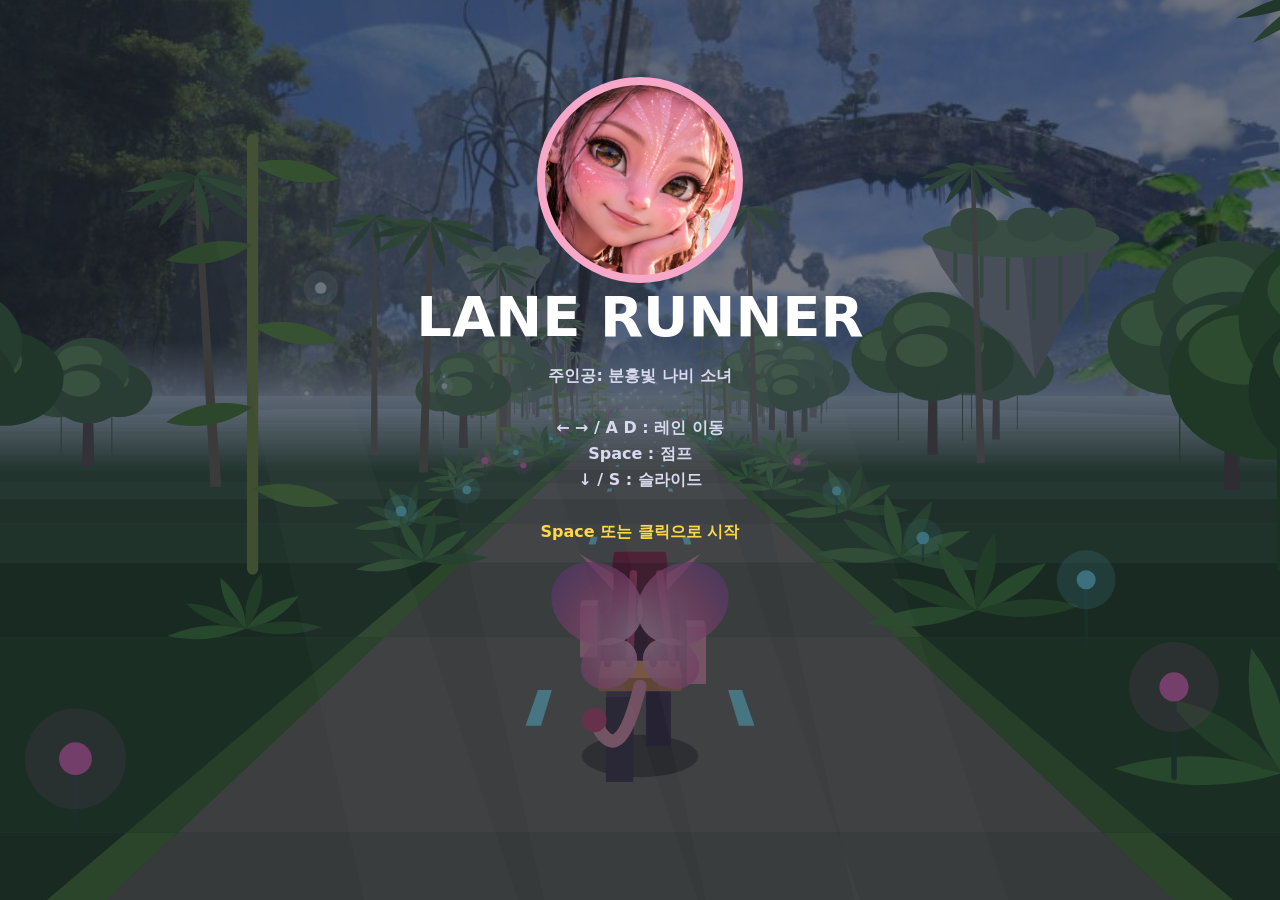
<file: my-game/runner.html>
<!doctype html>
<html lang="ko">
<head>
<meta charset="utf-8">
<meta name="viewport" content="width=device-width, initial-scale=1, maximum-scale=1, user-scalable=no">
<title>Lane Runner</title>
<style>
  html, body { margin: 0; height: 100%; background: #0d1020; overflow: hidden;
    touch-action: none; user-select: none; -webkit-user-select: none; }
  canvas { display: block; width: 100vw; height: 100vh; }
</style>
</head>
<body>
<canvas id="game"></canvas>
<script>
'use strict';

/* =========================================================================
 * Lane Runner — 3레인 무한 러너 (Canvas 의사 3D)
 * 구조는 Unity 아키텍처와 1:1로 대응되도록 나눴다.
 *   CONFIG            → GameSettings (ScriptableObject)
 *   InputManager      → InputManager (키보드 + 스와이프 → 커맨드)
 *   PlayerController  → PlayerController (레인 이동 / 점프 / 슬라이드)
 *   Pool              → ObjectPool
 *   TrackSpawner      → TrackSpawner + ObstacleSpawner (패턴 생성, 재활용)
 *   ScoreManager      → ScoreManager (거리, 코인, 최고 기록)
 *   Renderer          → CameraFollow + 뷰 (원근 투영, HUD, 화면 UI)
 *   Game              → GameManager (상태 머신: ready / playing / paused / over)
 * 좌표계: x = 좌우, y = 높이, z = 플레이어 기준 전방 거리(m). 플레이어는 z = 0에 고정되고
 * 세계가 -z 방향으로 흘러온다 (부동소수 누적 문제 없는 "세계 이동" 방식).
 * ========================================================================= */

const CONFIG = {
  laneWidth: 2.2,
  camDist: 6,
  camFollow: 0.6,
  startSpeed: 16,
  maxSpeed: 42,
  speedRamp: 0.35,          // 초당 속도 증가량
  gravity: 34,
  jumpVelocity: 11.5,
  airSlideVelocity: -18,    // 공중에서 슬라이드 입력 시 급강하
  slideDuration: 0.7,
  laneChangeSpeed: 16,
  playerHalfWidth: 0.3,
  playerHalfDepth: 0.35,
  playerHeight: 1.8,
  slideHeight: 0.8,
  spawnDistance: 140,
  drawDistance: 150,
  firstRowZ: 45,
  coinScore: 10,
};

const OBSTACLE_TYPES = {
  low:   { w: 1.9, y0: 0,    y1: 0.9, d: 0.5 }, // 쓰러진 통나무 — 점프로 회피
  high:  { w: 1.9, y0: 1.15, y1: 2.6, d: 0.4 }, // 덩굴 커튼 — 슬라이드로 회피
  block: { w: 1.9, y0: 0,    y1: 2.8, d: 7   }, // 바위 기둥 — 레인 변경으로 회피
};

// 주인공 "분홍빛 나비 소녀" 일러스트 — 초상화/아바타로 사용 (로드 실패 시 초상화만 생략)
const HERO_IMG = new Image();
HERO_IMG.src = 'index esset/' + encodeURIComponent('분홍빛 나비 소녀.png');
const HERO_FACE = { sx: 570, sy: 110, size: 460 }; // 원본 1254×1254에서 얼굴 영역
const HERO_NAME = '분홍빛 나비 소녀';
const HERO_COLORS = {
  skin: '#f4a6b8', hair: '#7a2a3d', braid: '#d9577f',
  top: '#5a3a4a', belt: '#c98a5a', pants: '#4a3f4f',
};

// 판도라 세계관 배경 이미지 — 지평선 뒤 원경으로 사용 (로드 실패 시 절차적 하늘로 대체)
const BG_IMG = new Image();
BG_IMG.src = 'index esset/' + encodeURIComponent('아바타-세게관-판도라.jpg');
const BG_HORIZON = 0.66; // 원본 이미지에서 지평선(안개 띠)의 높이 비율
const FOG_RGB = [207, 227, 240];
const ISLAND_SHAPE = [[-1, 0], [1, 0], [0.8, 0.35], [0.45, 0.9], [0.15, 1.5], [-0.1, 1.1], [-0.5, 0.8], [-0.85, 0.3]];

const clamp = (v, a, b) => Math.max(a, Math.min(b, v));
const laneX = lane => lane * CONFIG.laneWidth;

/* ----------------------------- InputManager ----------------------------- */
const KEYMAP = {
  ArrowLeft: 'left', KeyA: 'left', ArrowRight: 'right', KeyD: 'right',
  Space: 'jump',
  ArrowDown: 'slide', KeyS: 'slide',
  KeyP: 'pause', Escape: 'pause', Enter: 'tap',
};

class InputManager {
  constructor(target) {
    this.queue = [];
    window.addEventListener('keydown', e => {
      const action = KEYMAP[e.code];
      if (!action) return;
      e.preventDefault();
      if (!e.repeat) this.queue.push(action);
    });

    // 스와이프: 30px 이상 움직이면 즉시 커맨드 발행, 아니면 탭
    let sx = 0, sy = 0, tracking = false;
    target.addEventListener('touchstart', e => {
      const t = e.changedTouches[0];
      sx = t.clientX; sy = t.clientY; tracking = true;
      e.preventDefault();
    }, { passive: false });
    target.addEventListener('touchmove', e => {
      if (!tracking) return;
      const t = e.changedTouches[0];
      const dx = t.clientX - sx, dy = t.clientY - sy;
      if (Math.hypot(dx, dy) > 30) {
        this.queue.push(Math.abs(dx) > Math.abs(dy) ? (dx > 0 ? 'right' : 'left') : (dy > 0 ? 'slide' : 'jump'));
        tracking = false;
      }
      e.preventDefault();
    }, { passive: false });
    target.addEventListener('touchend', e => {
      if (tracking) this.queue.push('tap');
      tracking = false;
      e.preventDefault();
    }, { passive: false });
    target.addEventListener('mousedown', () => this.queue.push('tap'));
  }

  consume() {
    const q = this.queue;
    this.queue = [];
    return q;
  }
}

/* --------------------------- PlayerController --------------------------- */
class PlayerController {
  constructor() { this.reset(); }

  reset() {
    this.lane = 0;
    this.x = 0;
    this.y = 0;
    this.vy = 0;
    this.grounded = true;
    this.slideTimer = 0;
    this.runPhase = 0;
  }

  get sliding() { return this.slideTimer > 0; }
  get height() { return this.sliding ? CONFIG.slideHeight : CONFIG.playerHeight; }

  handle(action) {
    switch (action) {
      case 'left':  this.lane = Math.max(-1, this.lane - 1); break;
      case 'right': this.lane = Math.min(1, this.lane + 1); break;
      case 'jump':
        if (this.grounded) {
          this.vy = CONFIG.jumpVelocity;
          this.grounded = false;
          this.slideTimer = 0;
        }
        break;
      case 'slide':
        if (!this.grounded) this.vy = Math.min(this.vy, CONFIG.airSlideVelocity);
        this.slideTimer = CONFIG.slideDuration;
        break;
    }
  }

  update(dt, speed) {
    const targetX = laneX(this.lane);
    const step = CONFIG.laneChangeSpeed * dt;
    this.x = Math.abs(targetX - this.x) <= step ? targetX : this.x + Math.sign(targetX - this.x) * step;

    if (!this.grounded) {
      this.vy -= CONFIG.gravity * dt;
      this.y += this.vy * dt;
      if (this.y <= 0) { this.y = 0; this.vy = 0; this.grounded = true; }
    }
    if (this.slideTimer > 0) this.slideTimer -= dt;
    this.runPhase += dt * (6 + speed * 0.25);
  }

  bounds() {
    return {
      x0: this.x - CONFIG.playerHalfWidth, x1: this.x + CONFIG.playerHalfWidth,
      y0: this.y, y1: this.y + this.height,
      z0: -CONFIG.playerHalfDepth, z1: CONFIG.playerHalfDepth,
    };
  }
}

/* ------------------------------ ObjectPool ------------------------------ */
class Pool {
  constructor() { this.free = []; }
  get() { return this.free.pop() || {}; }
  release(o) { this.free.push(o); }
}

// keep()이 false인 항목은 풀로 반환하고 나머지만 남긴다
function recycle(list, pool, keep) {
  const kept = [];
  for (const item of list) {
    if (keep(item)) kept.push(item);
    else pool.release(item);
  }
  return kept;
}

/* ----------------------------- TrackSpawner ----------------------------- */
class TrackSpawner {
  constructor() {
    this.obstacles = [];
    this.coins = [];
    this.obstaclePool = new Pool();
    this.coinPool = new Pool();
    this.reset();
  }

  reset() {
    this.obstacles.forEach(o => this.obstaclePool.release(o));
    this.coins.forEach(c => this.coinPool.release(c));
    this.obstacles.length = 0;
    this.coins.length = 0;
    this.cursor = CONFIG.firstRowZ;
  }

  update(dz, speed, difficulty) {
    const despawnZ = -CONFIG.camDist;
    this.obstacles = recycle(this.obstacles, this.obstaclePool, o => { o.z -= dz; return o.z + o.d > despawnZ; });
    this.coins = recycle(this.coins, this.coinPool, c => { c.z -= dz; return !c.taken && c.z > despawnZ; });

    this.cursor -= dz;
    while (this.cursor < CONFIG.spawnDistance) {
      this.spawnRow(this.cursor, difficulty);
      // 행 간격을 속도에 비례시켜 반응 시간을 일정 범위로 유지
      const gap = Math.max(14, speed * (0.95 - 0.25 * difficulty + Math.random() * 0.4));
      this.cursor += gap;
    }
  }

  spawnRow(z, difficulty) {
    const lanes = [-1, 0, 1].sort(() => Math.random() - 0.5);
    const count = Math.random() < 0.3 + difficulty * 0.45 ? 2 : 1; // 항상 최소 1개 레인은 비워 둔다
    const blocked = lanes.slice(0, count);
    const free = lanes.slice(count);

    let lowLane = null;
    for (const lane of blocked) {
      const r = Math.random();
      const type = r < 0.38 ? 'low' : r < 0.7 ? 'high' : 'block';
      const def = OBSTACLE_TYPES[type];
      const o = this.obstaclePool.get();
      Object.assign(o, { type, lane, x: laneX(lane), z, w: def.w, y0: def.y0, y1: def.y1, d: def.d });
      this.obstacles.push(o);
      if (type === 'low') lowLane = lane;
    }

    if (lowLane !== null && Math.random() < 0.45) {
      // 낮은 장애물 위로 점프 궤적을 따라 코인 아치
      for (let i = -3; i <= 3; i++) {
        const t = i / 3.5;
        this.addCoin(lowLane, z + 0.25 + i * 1.3, 0.8 + 1.3 * (1 - t * t));
      }
    } else if (Math.random() < 0.65) {
      const lane = free[(Math.random() * free.length) | 0];
      for (let i = 0; i < 5; i++) this.addCoin(lane, z + 2 + i * 1.8, 0.8);
    }
  }

  addCoin(lane, z, y) {
    const c = this.coinPool.get();
    Object.assign(c, { x: laneX(lane), y, z, taken: false });
    this.coins.push(c);
  }
}

/* ---------------------------- SceneryManager ---------------------------- */
// EnvironmentSpawner 대응: 트랙 양옆 판도라 정글, 부유섬, 돌 아치, 포자를 흘려보낸다 (충돌 없음)
class SceneryManager {
  constructor() {
    this.items = [];
    this.pool = new Pool();
    this.cursor = -CONFIG.camDist;
    this.archCooldown = 40;
    this.update(0);
  }

  update(dz) {
    this.items = recycle(this.items, this.pool, it => { it.z -= dz; return it.z > -CONFIG.camDist + 1; });
    this.cursor -= dz;
    this.archCooldown -= dz;
    while (this.cursor < CONFIG.spawnDistance) {
      this.spawnSlice(this.cursor);
      this.cursor += 3.5 + Math.random() * 1.5;
    }
  }

  add(props) {
    const it = this.pool.get();
    Object.assign(it, props);
    this.items.push(it);
  }

  spawnSlice(z) {
    const edge = 1.5 * CONFIG.laneWidth + 0.6;
    const rand = (a, b) => a + Math.random() * (b - a);
    for (const side of [-1, 1]) {
      this.add({ kind: 'fern', x: side * rand(edge + 0.5, edge + 4), y: 0, z: z + rand(0, 2), size: rand(1, 2.2), seed: Math.random() });
      if (Math.random() < 0.6) {
        this.add({ kind: 'glow', x: side * rand(edge + 0.2, edge + 2.5), y: 0, z: z + rand(0, 3), size: rand(0.4, 1.1),
                   hue: Math.random() < 0.6 ? 0 : 1, seed: Math.random() * 6 });
      }
      const r = Math.random();
      if (r < 0.35) this.add({ kind: 'palm', x: side * rand(edge + 3, edge + 18), y: 0, z: z + rand(0, 3), size: rand(9, 16), lean: rand(-0.8, 0.8), seed: Math.random() });
      else if (r < 0.55) this.add({ kind: 'bamboo', x: side * rand(edge + 2, edge + 8), y: 0, z, size: rand(5, 9), seed: Math.random() });
      else if (r < 0.9) this.add({ kind: 'canopy', x: side * rand(edge + 7, edge + 26), y: 0, z: z + rand(0, 3), size: rand(5, 9), seed: Math.random() });
    }
    if (Math.random() < 0.07) {
      this.add({ kind: 'island', x: (Math.random() < 0.5 ? -1 : 1) * rand(14, 40), y: rand(13, 26), z: z + 10, size: rand(3, 8), seed: Math.random() });
    }
    if (this.archCooldown <= 0 && z > 60 && Math.random() < 0.04) {
      this.add({ kind: 'arch', x: 0, y: 0, z, size: 1, seed: 0 });
      this.archCooldown = 120;
    }
    this.add({ kind: 'spore', x: rand(-9, 9), y: rand(0.6, 5), z: z + rand(0, 4), size: 1, seed: Math.random() * 6 });
  }
}

/* ----------------------------- ScoreManager ----------------------------- */
class ScoreManager {
  constructor() {
    this.best = 0;
    try { this.best = Number(localStorage.getItem('laneRunnerBest')) || 0; } catch (e) {}
    this.reset();
  }
  reset() { this.distance = 0; this.coins = 0; this.newBest = false; }
  get score() { return Math.floor(this.distance) + this.coins * CONFIG.coinScore; }
  commit() {
    if (this.score > this.best) {
      this.best = this.score;
      this.newBest = true;
      try { localStorage.setItem('laneRunnerBest', String(this.best)); } catch (e) {}
    }
  }
}

/* ------------------------------- Renderer ------------------------------- */
class Renderer {
  constructor(canvas) {
    this.canvas = canvas;
    this.ctx = canvas.getContext('2d');
    this.camX = 0;
    this.shakeX = 0;
    this.shakeY = 0;
    this.shadeCache = new Map();
    this.mountains = [0, 1].map(layer =>
      Array.from({ length: 24 }, () => 0.3 + Math.random() * 0.7 * (layer ? 0.6 : 1)));
    this.resize();
    window.addEventListener('resize', () => this.resize());
  }

  resize() {
    const dpr = Math.min(2, window.devicePixelRatio || 1);
    this.W = window.innerWidth;
    this.H = window.innerHeight;
    this.canvas.width = Math.round(this.W * dpr);
    this.canvas.height = Math.round(this.H * dpr);
    this.ctx.setTransform(dpr, 0, 0, dpr, 0, 0);

    // 세로 화면에서는 카메라를 높여 트랙이 더 많이 보이게 한다
    this.camH = this.H > this.W ? 5.5 : 3.4;
    this.scale0 = Math.min(this.W * 0.92 / (3 * CONFIG.laneWidth + 0.6), this.H / 8.5);
    this.horizon = this.H * 0.84 - this.camH * this.scale0;
    this.cx = this.W / 2;
  }

  project(x, y, z) {
    const s = this.scale0 * CONFIG.camDist / (z + CONFIG.camDist);
    return [this.cx + (x - this.camX) * s + this.shakeX, this.horizon + (this.camH - y) * s + this.shakeY, s];
  }

  shade(hex, f, z = 0) {
    // z가 멀수록 FOG_RGB 쪽으로 섞어 대기 원근감을 준다
    const q = Math.round(clamp(z / CONFIG.drawDistance, 0, 1) * 16);
    const key = hex + f + '|' + q;
    let c = this.shadeCache.get(key);
    if (!c) {
      const n = parseInt(hex.slice(1), 16);
      const t = Math.pow(q / 16, 0.8) * 0.8;
      const ch = (v, fog) => (Math.min(255, v * f) * (1 - t) + fog * t) | 0;
      c = `rgb(${ch((n >> 16) & 255, FOG_RGB[0])},${ch((n >> 8) & 255, FOG_RGB[1])},${ch(n & 255, FOG_RGB[2])})`;
      this.shadeCache.set(key, c);
    }
    return c;
  }

  poly(pts, fill) {
    const ctx = this.ctx;
    ctx.beginPath();
    ctx.moveTo(pts[0][0], pts[0][1]);
    for (let i = 1; i < pts.length; i++) ctx.lineTo(pts[i][0], pts[i][1]);
    ctx.closePath();
    ctx.fillStyle = fill;
    ctx.fill();
  }

  // 축 정렬 박스: 보이는 면(윗면, 옆면, 앞면)만 그린다
  box(x, w, y0, y1, z0, z1, color) {
    const near = -CONFIG.camDist + 0.4;
    if (z1 <= near) return;
    z0 = Math.max(z0, near);
    const xl = x - w / 2, xr = x + w / 2;
    const f = [this.project(xl, y0, z0), this.project(xr, y0, z0), this.project(xr, y1, z0), this.project(xl, y1, z0)];
    const b = [this.project(xl, y0, z1), this.project(xr, y0, z1), this.project(xr, y1, z1), this.project(xl, y1, z1)];
    if (y1 < this.camH) this.poly([f[3], f[2], b[2], b[3]], this.shade(color, 1.3, z0));
    if (xl > this.camX) this.poly([f[0], f[3], b[3], b[0]], this.shade(color, 0.65, z0));
    if (xr < this.camX) this.poly([f[1], f[2], b[2], b[1]], this.shade(color, 0.65, z0));
    this.poly(f, this.shade(color, 1, z0));
  }

  render(game, dt) {
    const ctx = this.ctx;
    const p = game.player;
    this.camX += (p.x * CONFIG.camFollow - this.camX) * Math.min(1, dt * 8);
    this.shakeX = (Math.random() - 0.5) * game.shake * 24;
    this.shakeY = (Math.random() - 0.5) * game.shake * 24;

    this.drawSky();
    this.drawTrack(game.score.distance);

    // 페인터 알고리즘: 먼 것부터
    const items = [];
    for (const o of game.spawner.obstacles) items.push({ key: o.z + o.d, draw: () => this.drawObstacle(o) });
    for (const c of game.spawner.coins) items.push({ key: c.z, draw: () => this.drawCoin(c, game.time) });
    for (const s of game.scenery.items) items.push({ key: s.z, draw: () => this.drawScenery(s, game.time) });
    items.push({ key: CONFIG.playerHalfDepth, draw: () => this.drawPlayer(p) });
    items.sort((a, b) => b.key - a.key);
    for (const it of items) {
      ctx.globalAlpha = clamp((CONFIG.drawDistance - it.key) / 30, 0, 1);
      it.draw();
    }
    ctx.globalAlpha = 1;
    this.drawLightRays(game.time);

    if (game.flash > 0) {
      ctx.fillStyle = `rgba(255,255,255,${game.flash})`;
      ctx.fillRect(0, 0, this.W, this.H);
    }
    this.drawHUD(game);
    this.drawOverlay(game);
  }

  drawSky() {
    const ctx = this.ctx, W = this.W, hz = this.horizon;

    if (BG_IMG.complete && BG_IMG.naturalWidth) {
      // 원본 이미지의 지평선을 화면 지평선에 맞추고 화면을 덮도록 확대
      const iw = BG_IMG.naturalWidth, ih = BG_IMG.naturalHeight;
      const k = Math.max(W * 1.15 / iw, (hz + 2) / (ih * BG_HORIZON));
      const dw = iw * k;
      const dx = clamp((W - dw) / 2 - this.camX * 6, W - dw, 0);
      ctx.drawImage(BG_IMG, dx, hz - ih * BG_HORIZON * k, dw, ih * k);
    } else {
      const g = ctx.createLinearGradient(0, 0, 0, hz);
      g.addColorStop(0, '#3d86d6');
      g.addColorStop(1, '#cfe6f5');
      ctx.fillStyle = g;
      ctx.fillRect(0, 0, W, hz + 2);

      const pr = Math.min(W, this.H) * 0.16;
      ctx.fillStyle = 'rgba(214,234,248,0.8)';
      ctx.beginPath();
      ctx.arc(W * 0.3 - this.camX * 3, hz * 0.45, pr, 0, Math.PI * 2);
      ctx.fill();

      const colors = ['#8fb0c8', '#6f90a8'];
      this.mountains.forEach((peaks, layer) => {
        const span = W * 1.6, step = span / (peaks.length - 1);
        const offset = -W * 0.3 - this.camX * (6 + layer * 6);
        const amp = this.H * (layer ? 0.08 : 0.12);
        ctx.beginPath();
        ctx.moveTo(offset, hz + 1);
        peaks.forEach((h, i) => ctx.lineTo(offset + i * step, hz - h * amp));
        ctx.lineTo(offset + span, hz + 1);
        ctx.closePath();
        ctx.fillStyle = colors[layer];
        ctx.fill();
      });
    }

    const mist = ctx.createLinearGradient(0, hz - this.H * 0.06, 0, hz + 2);
    mist.addColorStop(0, 'rgba(207,227,240,0)');
    mist.addColorStop(1, 'rgba(207,227,240,0.7)');
    ctx.fillStyle = mist;
    ctx.fillRect(0, hz - this.H * 0.06, W, this.H * 0.06 + 2);
  }

  drawLightRays(time) {
    const ctx = this.ctx, W = this.W, H = this.H;
    ctx.fillStyle = 'rgba(255,255,225,0.05)';
    for (let i = 0; i < 4; i++) {
      const x = W * (0.12 + i * 0.13) + Math.sin(time * 0.2 + i) * 20;
      ctx.beginPath();
      ctx.moveTo(x, -10);
      ctx.lineTo(x + W * 0.04, -10);
      ctx.lineTo(x + W * 0.28, H);
      ctx.lineTo(x + W * 0.16, H);
      ctx.closePath();
      ctx.fill();
    }
  }

  drawTrack(distance) {
    const ctx = this.ctx;
    ctx.fillStyle = '#4d7360';
    ctx.fillRect(0, this.horizon, this.W, this.H - this.horizon);

    const seg = 4, half = 1.5 * CONFIG.laneWidth + 0.3;
    const off = distance % (seg * 2);
    const nearZ = -CONFIG.camDist + 0.6;
    const P = (x, y, z) => this.project(x, y, z);
    for (let i = Math.ceil(CONFIG.drawDistance / seg) + 1; i >= -2; i--) {
      let z0 = i * seg - off;
      const z1 = z0 + seg;
      if (z1 <= nearZ) continue;
      z0 = Math.max(z0, nearZ);
      const even = (i & 1) === 0;
      const quad = (xa, xb, color, za = z0, zb = z1) =>
        this.poly([P(xa, 0, za), P(xb, 0, za), P(xb, 0, zb), P(xa, 0, zb)], this.shade(color, 1, za));

      quad(-90, -half, even ? '#2f5a2c' : '#2a5127');
      quad(half, 90, even ? '#2f5a2c' : '#2a5127');
      quad(-half, half, even ? '#7a7d68' : '#70735f');
      quad(-half - 0.4, -half, even ? '#4c7f36' : '#558c3c');
      quad(half, half + 0.4, even ? '#4c7f36' : '#558c3c');
      if (even) {
        // 레인 구분: 발광 이끼 점
        const zm = (z0 + z1) / 2;
        for (const lx of [-CONFIG.laneWidth / 2, CONFIG.laneWidth / 2]) quad(lx - 0.08, lx + 0.08, '#8ff6ff', zm - 0.4, zm + 0.4);
      }
    }

    // 지평선 안개
    const fog = ctx.createLinearGradient(0, this.horizon, 0, this.horizon + this.H * 0.08);
    fog.addColorStop(0, 'rgba(207,227,240,0.85)');
    fog.addColorStop(1, 'rgba(207,227,240,0)');
    ctx.fillStyle = fog;
    ctx.fillRect(0, this.horizon, this.W, this.H * 0.08);
  }

  drawObstacle(o) {
    const z0 = o.z, z1 = o.z + o.d;
    if (o.type === 'low') {
      // 바위 받침 위 쓰러진 이끼 통나무
      this.box(o.x - 0.6, 0.35, 0, 0.25, z0 + 0.05, z1 - 0.05, '#6f7a73');
      this.box(o.x + 0.6, 0.35, 0, 0.25, z0 + 0.05, z1 - 0.05, '#6f7a73');
      this.box(o.x, o.w, 0.2, o.y1, z0, z1, '#6b4a2e');
      this.box(o.x, o.w * 0.96, 0.45, 0.55, z0 - 0.01, z0, '#8a6440');
      this.box(o.x, o.w * 0.9, o.y1 - 0.08, o.y1 + 0.04, z0 + 0.04, z1 - 0.04, '#5c8f3a');
    } else if (o.type === 'high') {
      // 두 나무 기둥 사이에 드리운 덩굴 커튼
      const leg = o.w / 2 - 0.1;
      this.box(o.x - leg, 0.22, 0, o.y1, z0, z1, '#5d4a33');
      this.box(o.x + leg, 0.22, 0, o.y1, z0, z1, '#5d4a33');
      this.box(o.x, o.w, o.y1 - 0.4, o.y1, z0, z1, '#5d4a33');
      for (let i = 0; i < 8; i++) {
        const vx = o.x - leg + 0.2 + i * (2 * leg - 0.4) / 7;
        const bottom = o.y0 + (i % 3) * 0.08;
        this.box(vx, 0.09, bottom, o.y1 - 0.4, z0 + 0.1, z0 + 0.19, '#4c8a3a');
        this.box(vx, 0.16, bottom, bottom + 0.14, z0 + 0.08, z0 + 0.21, i % 2 ? '#ff7fd0' : '#7ff3ff');
      }
    } else {
      // 이끼 덮인 바위 기둥 + 발광 반점
      this.box(o.x, o.w, 0, o.y1, z0, z1, '#6f7a73');
      this.box(o.x, o.w * 1.03, 1.1, 1.3, z0 - 0.02, z1, '#5c8f3a');
      this.box(o.x, o.w * 1.04, o.y1 - 0.3, o.y1 + 0.05, z0 - 0.03, z1, '#4f8a3a');
      for (const [gx, gy] of [[-0.5, 0.5], [0.35, 0.8], [0.6, 1.8], [-0.3, 2.1]]) {
        this.box(o.x + gx, 0.16, gy, gy + 0.16, z0 - 0.03, z0, '#7ff3ff');
      }
    }
  }

  leaf(x0, y0, x1, y1, w, color) {
    const ctx = this.ctx;
    const dx = x1 - x0, dy = y1 - y0, len = Math.hypot(dx, dy) || 1;
    const nx = -dy / len * w, ny = dx / len * w;
    const mx = (x0 + x1) / 2, my = (y0 + y1) / 2;
    ctx.beginPath();
    ctx.moveTo(x0, y0);
    ctx.quadraticCurveTo(mx + nx, my + ny, x1, y1);
    ctx.quadraticCurveTo(mx - nx, my - ny, x0, y0);
    ctx.fillStyle = color;
    ctx.fill();
  }

  line(x0, y0, x1, y1, width, color) {
    const ctx = this.ctx;
    ctx.strokeStyle = color;
    ctx.lineWidth = width;
    ctx.lineCap = 'round';
    ctx.beginPath();
    ctx.moveTo(x0, y0);
    ctx.lineTo(x1, y1);
    ctx.stroke();
  }

  drawScenery(it, time) {
    const [bx, by, s] = this.project(it.x, 0, it.z);
    if (it.kind !== 'arch' && it.kind !== 'island' && (bx < -this.W || bx > this.W * 2)) return;
    const col = (hex, f = 1) => this.shade(hex, f, it.z);
    const ctx = this.ctx;

    switch (it.kind) {
      case 'fern': {
        const L = it.size * s;
        for (let i = 0; i < 6; i++) {
          const a = -Math.PI / 2 + (i / 5 - 0.5) * 2.6 + (it.seed - 0.5) * 0.4;
          const tx = bx + Math.cos(a) * L;
          const ty = by + Math.sin(a) * L * 0.75 + Math.abs(Math.cos(a)) * L * 0.25;
          this.leaf(bx, by, tx, ty, L * 0.16, col(i % 2 ? '#3e7a35' : '#4f9440'));
        }
        break;
      }
      case 'glow': {
        const [tx, ty] = this.project(it.x, it.size, it.z);
        this.line(bx, by, tx, ty, Math.max(1, 0.05 * s), col('#2f5a3a'));
        const pulse = 0.75 + 0.25 * Math.sin(time * 2 + it.seed);
        const rgb = it.hue ? '255,127,208' : '127,243,255';
        ctx.fillStyle = `rgba(${rgb},${0.25 * pulse})`;
        ctx.beginPath();
        ctx.arc(tx, ty, Math.max(2, 0.4 * s), 0, Math.PI * 2);
        ctx.fill();
        ctx.fillStyle = `rgba(${rgb},0.95)`;
        ctx.beginPath();
        ctx.arc(tx, ty, Math.max(1, 0.13 * s), 0, Math.PI * 2);
        ctx.fill();
        break;
      }
      case 'palm': {
        const [tx, ty, ts] = this.project(it.x + it.lean, it.size, it.z);
        this.poly([[bx - 0.2 * s, by], [bx + 0.2 * s, by], [tx + 0.1 * ts, ty], [tx - 0.1 * ts, ty]], col('#6a6448'));
        const L = 2.8 * ts;
        for (let i = 0; i < 9; i++) {
          const a = i / 9 * Math.PI * 2 + it.seed * 3;
          this.leaf(tx, ty, tx + Math.cos(a) * L, ty + Math.sin(a) * L * 0.4 + L * 0.35, L * 0.13, col(i % 2 ? '#3f7a32' : '#335f2a'));
        }
        break;
      }
      case 'bamboo': {
        const [tx, ty] = this.project(it.x, it.size, it.z);
        this.line(bx, by, tx, ty, Math.max(1.5, 0.22 * s), col('#7c9a3a'));
        for (let k = 1; k <= 5; k++) {
          const [qx, qy, qs] = this.project(it.x, it.size * k / 5.3, it.z);
          const side = k % 2 ? 1 : -1;
          this.leaf(qx, qy, qx + side * 1.7 * qs, qy + 0.3 * qs, 0.4 * qs, col(k % 2 ? '#5f9e35' : '#4f8a2e'));
        }
        break;
      }
      case 'canopy': {
        const [tx, ty, ts] = this.project(it.x, it.size * 0.75, it.z);
        this.poly([[bx - 0.3 * s, by], [bx + 0.3 * s, by], [tx + 0.2 * ts, ty], [tx - 0.2 * ts, ty]], col('#4a3f30'));
        const r = it.size * 0.32 * ts;
        [[-0.9, 0.1, 1], [0.9, 0.1, 1], [0, -0.5, 1.2], [0, 0.2, 1.1]].forEach(([ox, oy, sc], i) => {
          ctx.fillStyle = col(i % 2 ? '#2f5f2a' : '#3b7032');
          ctx.beginPath();
          ctx.ellipse(tx + ox * r, ty + oy * r, r * sc, r * sc * 0.8, 0, 0, Math.PI * 2);
          ctx.fill();
          // 햇빛 받는 윗면 하이라이트로 입체감
          ctx.fillStyle = col('#5a9a46');
          ctx.beginPath();
          ctx.ellipse(tx + (ox - 0.25) * r, ty + (oy - 0.3) * r, r * sc * 0.55, r * sc * 0.35, 0, 0, Math.PI * 2);
          ctx.fill();
        });
        for (const ox of [-0.8, 0.1, 0.7]) this.line(tx + ox * r, ty + 0.6 * r, tx + ox * r, ty + 2 * r, Math.max(1, 0.05 * ts), col('#2f5f2a'));
        break;
      }
      case 'island': {
        const [cx, cy0, is] = this.project(it.x, it.y, it.z);
        const cy = cy0 + Math.sin(time * 0.5 + it.seed * 6) * 0.3 * is;
        const w = it.size * is;
        const pt = ([dx, dy]) => [cx + dx * w, cy + dy * w];
        if (it.seed > 0.5) {
          ctx.fillStyle = 'rgba(235,245,255,0.55)';
          ctx.fillRect(cx + 0.5 * w, cy, w * 0.1, w * 2.2);
        }
        this.poly(ISLAND_SHAPE.map(pt), col('#7d8580'));
        this.poly([[0, 0], [1, 0], [0.8, 0.35], [0.45, 0.9], [0.15, 1.5]].map(pt), col('#5f6762'));
        for (let i = 0; i < 6; i++) {
          const vx = cx + (-0.7 + i * 0.28) * w;
          this.line(vx, cy + 0.1 * w, vx, cy + (0.4 + 0.5 * Math.abs(Math.sin(i * 12.9 + it.seed * 7))) * w, Math.max(1, 0.04 * w), col('#3e6b33'));
        }
        ctx.fillStyle = col('#4a7d3a');
        ctx.beginPath();
        ctx.ellipse(cx, cy, w * 1.05, w * 0.2, 0, 0, Math.PI * 2);
        ctx.fill();
        ctx.fillStyle = col('#3b6a30');
        for (const o of [-0.5, 0.1, 0.55]) {
          ctx.beginPath();
          ctx.ellipse(cx + o * w, cy - 0.15 * w, 0.25 * w, 0.18 * w, 0, 0, Math.PI * 2);
          ctx.fill();
        }
        break;
      }
      case 'arch': {
        // 트랙 위를 가로지르는 이끼 낀 돌 아치 (앞/뒤 링)
        const near = -CONFIG.camDist + 0.8;
        const z1 = it.z + 1.6;
        if (z1 <= near) break;
        const z0 = Math.max(it.z, near);
        const ring = (z, color) => {
          const pts = [];
          for (let i = 0; i <= 20; i++) { const t = Math.PI * i / 20; pts.push(this.project(Math.cos(t) * 6.8, Math.sin(t) * 9.5, z)); }
          for (let i = 20; i >= 0; i--) { const t = Math.PI * i / 20; pts.push(this.project(Math.cos(t) * 5.4, Math.sin(t) * 8.1, z)); }
          this.poly(pts, color);
        };
        ring(z1, this.shade('#5c625a', 1, z1));
        ring(z0, this.shade('#8a8f86', 1, z0));
        const [, , s0] = this.project(0, 0, z0);
        ctx.strokeStyle = this.shade('#4f8a3a', 1, z0);
        ctx.lineWidth = 0.35 * s0;
        ctx.beginPath();
        for (let i = 0; i <= 12; i++) {
          const t = Math.PI * (0.2 + 0.6 * i / 12);
          const [px, py] = this.project(Math.cos(t) * 6.7, Math.sin(t) * 9.4, z0);
          if (i) ctx.lineTo(px, py); else ctx.moveTo(px, py);
        }
        ctx.stroke();
        for (const f of [0.3, 0.38, 0.47, 0.55, 0.63, 0.72]) {
          const t = Math.PI * f, vx = Math.cos(t) * 5.4, vy = Math.sin(t) * 8.1;
          const [x0, y0] = this.project(vx, vy, z0);
          const [x1, y1] = this.project(vx, vy - 1.5 - Math.abs(Math.sin(f * 40)) * 2, z0);
          this.line(x0, y0, x1, y1, Math.max(1, 0.08 * s0), this.shade('#3e6b33', 1, z0));
        }
        break;
      }
      case 'spore': {
        const [px, py, ps] = this.project(it.x + Math.sin(time * 0.7 + it.seed) * 0.3, it.y + Math.sin(time * 1.5 + it.seed) * 0.3, it.z);
        const r = Math.max(1, 0.05 * ps);
        ctx.fillStyle = 'rgba(220,255,240,0.2)';
        ctx.beginPath();
        ctx.arc(px, py, r * 3, 0, Math.PI * 2);
        ctx.fill();
        ctx.fillStyle = 'rgba(235,255,245,0.9)';
        ctx.beginPath();
        ctx.arc(px, py, r, 0, Math.PI * 2);
        ctx.fill();
        break;
      }
    }
  }

  drawCoin(c, time) {
    if (c.z < -CONFIG.camDist + 0.6) return;
    const ctx = this.ctx;
    const [x, y, s] = this.project(c.x, c.y + Math.sin(time * 4 + c.z) * 0.08, c.z);
    const r = 0.32 * s;
    const sx = Math.max(0.15, Math.abs(Math.cos(time * 5 + c.z * 0.3)));
    ctx.fillStyle = '#e0a800';
    ctx.beginPath();
    ctx.ellipse(x, y, r * sx, r, 0, 0, Math.PI * 2);
    ctx.fill();
    ctx.fillStyle = '#ffd84a';
    ctx.beginPath();
    ctx.ellipse(x, y, r * sx * 0.7, r * 0.7, 0, 0, Math.PI * 2);
    ctx.fill();
  }

  drawPlayer(p) {
    const ctx = this.ctx;
    const [sx, sy, s] = this.project(p.x, 0, 0);
    const shrink = 1 / (1 + p.y * 0.35);
    ctx.fillStyle = 'rgba(0,0,0,0.35)';
    ctx.beginPath();
    ctx.ellipse(sx, sy, 0.55 * s * shrink, 0.2 * s * shrink, 0, 0, Math.PI * 2);
    ctx.fill();

    const C = HERO_COLORS;
    const y = p.y;
    const wag = Math.sin(p.runPhase * 0.5);
    if (p.sliding) {
      this.box(p.x, 0.7, y, y + 0.4, -0.7, 0.1, C.pants);
      this.box(p.x, 0.75, y + 0.1, y + 0.6, -0.2, 0.45, C.top);
      this.box(p.x, 0.5, y + 0.15, y + 0.6, 0.45, 0.85, C.hair);
      this.drawWings(p.x, y + 0.6, -0.1, 0.45);
      this.drawTail(p.x, y + 0.3, -0.6, wag);
      return;
    }

    const swing = p.grounded ? Math.sin(p.runPhase) * 0.3 : 0.15;
    const lift = p.grounded ? 0 : 0.2;
    const legs = [[-0.18, swing], [0.18, -swing]].sort((a, b) => b[1] - a[1]);
    for (const [lx, lz] of legs) this.box(p.x + lx, 0.24, y + lift, y + 0.75, lz - 0.12, lz + 0.12, C.pants);
    const arms = [[-0.5, -swing], [0.5, swing]].sort((a, b) => b[1] - a[1]);
    for (const [ax, az] of arms) this.box(p.x + ax, 0.17, y + 0.85, y + 1.35, az - 0.09, az + 0.09, C.skin);
    this.box(p.x, 0.72, y + 0.7, y + 1.4, -0.18, 0.18, C.top);
    this.box(p.x, 0.76, y + 0.7, y + 0.82, -0.19, 0.19, C.belt);
    this.box(p.x, 0.5, y + 1.42, y + 1.88, -0.2, 0.2, C.hair);

    // 뾰족한 귀
    for (const side of [-1, 1]) {
      this.poly([
        this.project(p.x + side * 0.25, y + 1.72, 0),
        this.project(p.x + side * 0.25, y + 1.56, 0),
        this.project(p.x + side * 0.58, y + 1.9, 0.05),
      ], C.skin);
    }

    // 등 뒤로 늘어진 땋은 머리
    ctx.lineCap = 'round';
    ctx.lineWidth = Math.max(1, 0.07 * s);
    [-0.18, -0.06, 0.06, 0.18].forEach((ox, i) => {
      const sway = Math.sin(p.runPhase + i) * 0.06 + (p.grounded ? 0 : 0.1 * Math.sign(ox));
      const [x0, y0] = this.project(p.x + ox, y + 1.78, -0.21);
      const [x1, y1] = this.project(p.x + ox * 1.3 + sway, y + 1.0, -0.3);
      ctx.strokeStyle = i % 2 ? C.braid : C.hair;
      ctx.beginPath();
      ctx.moveTo(x0, y0);
      ctx.lineTo(x1, y1);
      ctx.stroke();
    });

    const spread = p.grounded ? 0.85 + 0.12 * Math.sin(p.runPhase * 2) : 1.25 + 0.15 * Math.sin(p.runPhase * 3);
    this.drawWings(p.x, y + 1.2, -0.25, spread);
    this.drawTail(p.x, y + 0.75, -0.2, wag);
  }

  // 나비 날개: 등 중앙에서 좌우 대칭으로 위·아래 두 장씩
  drawWings(x, y, z, spread) {
    const ctx = this.ctx;
    const [ax, ay, s] = this.project(x, y, z);
    const grad = ctx.createRadialGradient(ax, ay, 0, ax, ay, s * 1.1);
    grad.addColorStop(0, 'rgba(255,214,232,0.9)');
    grad.addColorStop(0.55, 'rgba(240,120,180,0.75)');
    grad.addColorStop(1, 'rgba(150,90,210,0.65)');
    ctx.fillStyle = grad;
    for (const side of [-1, 1]) {
      ctx.beginPath();
      ctx.ellipse(ax + side * 0.5 * s * spread, ay - 0.32 * s, 0.55 * s * spread, 0.36 * s, side * -0.5, 0, Math.PI * 2);
      ctx.fill();
      ctx.beginPath();
      ctx.ellipse(ax + side * 0.36 * s * spread, ay + 0.22 * s, 0.34 * s * spread, 0.22 * s, side * 0.5, 0, Math.PI * 2);
      ctx.fill();
    }
  }

  // 분홍 꼬리: 엉덩이에서 카메라 쪽으로 휘어 올라감
  drawTail(x, y, z, wag) {
    const ctx = this.ctx;
    const [x0, y0, s] = this.project(x, y, z);
    const [cx, cy] = this.project(x + wag * 0.3, y - 0.45, z - 0.6);
    const [x1, y1] = this.project(x + wag * 0.6, y + 0.15, z - 0.9);
    ctx.strokeStyle = HERO_COLORS.skin;
    ctx.lineCap = 'round';
    ctx.lineWidth = Math.max(2, 0.12 * s);
    ctx.beginPath();
    ctx.moveTo(x0, y0);
    ctx.quadraticCurveTo(cx, cy, x1, y1);
    ctx.stroke();
    ctx.fillStyle = HERO_COLORS.braid;
    ctx.beginPath();
    ctx.arc(x1, y1, 0.11 * s, 0, Math.PI * 2);
    ctx.fill();
  }

  drawPortrait(cx, cy, r) {
    const ctx = this.ctx;
    if (!HERO_IMG.complete || !HERO_IMG.naturalWidth) return false;
    ctx.save();
    ctx.beginPath();
    ctx.arc(cx, cy, r, 0, Math.PI * 2);
    ctx.clip();
    const f = HERO_FACE;
    ctx.drawImage(HERO_IMG, f.sx, f.sy, f.size, f.size, cx - r, cy - r, r * 2, r * 2);
    ctx.restore();
    ctx.strokeStyle = '#f7a8c8';
    ctx.lineWidth = Math.max(2, r * 0.08);
    ctx.beginPath();
    ctx.arc(cx, cy, r, 0, Math.PI * 2);
    ctx.stroke();
    return true;
  }

  drawHUD(game) {
    if (game.state === 'ready') return;
    const ctx = this.ctx, sc = game.score;
    const tx = this.drawPortrait(40, 40, 24) ? 74 : 16;
    ctx.textBaseline = 'top';
    ctx.shadowColor = 'rgba(0,0,0,0.5)';
    ctx.shadowBlur = 6;
    ctx.fillStyle = '#ffffff';
    ctx.textAlign = 'left';
    ctx.font = '800 28px system-ui, sans-serif';
    ctx.fillText(sc.score.toLocaleString(), tx, 14);
    ctx.font = '600 13px system-ui, sans-serif';
    ctx.fillStyle = '#c9cbe0';
    ctx.fillText(`최고 ${sc.best.toLocaleString()}  ·  ${Math.round(game.speed * 3.6)} km/h`, tx, 48);

    ctx.textAlign = 'right';
    ctx.font = '800 24px system-ui, sans-serif';
    ctx.fillStyle = '#ffd84a';
    ctx.fillText(`● ${sc.coins}`, this.W - 16, 16);
    ctx.shadowBlur = 0;
  }

  drawOverlay(game) {
    if (game.state === 'playing') return;
    const ctx = this.ctx, W = this.W, H = this.H;
    ctx.fillStyle = 'rgba(10,12,30,0.55)';
    ctx.fillRect(0, 0, W, H);
    ctx.textAlign = 'center';
    ctx.textBaseline = 'middle';
    ctx.fillStyle = '#ffffff';
    const big = Math.min(56, W / 8);
    const touch = 'ontouchstart' in window;
    const lines = [];
    const r = Math.min(W, H) * 0.11;
    const pcy = H * 0.2;
    const hasPortrait = game.state !== 'paused' && this.drawPortrait(W / 2, pcy, r);
    const titleY = hasPortrait ? pcy + r + big * 0.75 : H * 0.3;
    ctx.fillStyle = '#ffffff';

    if (game.state === 'ready') {
      ctx.font = `900 ${big}px system-ui, sans-serif`;
      ctx.fillText('LANE RUNNER', W / 2, titleY);
      lines.push(`주인공: ${HERO_NAME}`, '',
                 touch ? '좌우 스와이프: 레인 이동' : '← → / A D : 레인 이동',
                 touch ? '위로 스와이프: 점프' : 'Space : 점프',
                 touch ? '아래로 스와이프: 슬라이드' : '↓ / S : 슬라이드',
                 '', touch ? '탭해서 시작' : 'Space 또는 클릭으로 시작');
    } else if (game.state === 'paused') {
      ctx.font = `900 ${big}px system-ui, sans-serif`;
      ctx.fillText('일시정지', W / 2, H * 0.38);
      lines.push(touch ? '탭해서 계속' : 'P 또는 클릭으로 계속');
    } else {
      ctx.font = `900 ${big}px system-ui, sans-serif`;
      ctx.fillText('GAME OVER', W / 2, titleY);
      ctx.font = `800 ${big * 0.7}px system-ui, sans-serif`;
      ctx.fillStyle = game.score.newBest ? '#ffd84a' : '#ffffff';
      ctx.fillText(game.score.score.toLocaleString(), W / 2, titleY + big);
      ctx.fillStyle = '#ffffff';
      lines.push(game.score.newBest ? '신기록!' : `최고 기록 ${game.score.best.toLocaleString()}`,
                 `거리 ${Math.floor(game.score.distance)}m · 코인 ${game.score.coins}`, '');
      if (game.overTimer <= 0) lines.push(touch ? '탭해서 다시 시작' : 'Space 또는 클릭으로 다시 시작');
    }

    ctx.font = '600 16px system-ui, sans-serif';
    const startY = game.state === 'over' ? titleY + big * 1.8 : titleY + big;
    lines.forEach((t, i) => {
      ctx.fillStyle = i === lines.length - 1 ? '#ffd84a' : '#d8daf0';
      ctx.fillText(t, W / 2, startY + i * 26);
    });
  }
}

/* ------------------------------ GameManager ----------------------------- */
class Game {
  constructor(canvas) {
    this.input = new InputManager(canvas);
    this.player = new PlayerController();
    this.spawner = new TrackSpawner();
    this.scenery = new SceneryManager();
    this.score = new ScoreManager();
    this.renderer = new Renderer(canvas);
    this.state = 'ready';
    this.time = 0;
    this.runTime = 0;
    this.speed = 6;
    this.shake = 0;
    this.flash = 0;
    this.overTimer = 0;
    document.addEventListener('visibilitychange', () => { if (document.hidden) this.pause(); });
    window.addEventListener('blur', () => this.pause());
  }

  start() {
    this.player.reset();
    this.spawner.reset();
    this.score.reset();
    this.runTime = 0;
    this.speed = CONFIG.startSpeed;
    this.state = 'playing';
  }

  pause() { if (this.state === 'playing') this.state = 'paused'; }

  gameOver() {
    this.state = 'over';
    this.shake = 0.6;
    this.flash = 0.8;
    this.overTimer = 0.7;
    this.score.commit();
  }

  handleInput() {
    for (const a of this.input.consume()) {
      if (this.state === 'ready' || this.state === 'over') {
        if ((a === 'tap' || a === 'jump') && this.overTimer <= 0) this.start();
      } else if (this.state === 'paused') {
        if (a === 'tap' || a === 'pause' || a === 'jump') this.state = 'playing';
      } else if (a === 'pause') {
        this.pause();
      } else if (a !== 'tap') {
        this.player.handle(a);
      }
    }
  }

  update(dt) {
    this.handleInput();
    this.time += dt;
    this.shake = Math.max(0, this.shake - dt * 1.5);
    this.flash = Math.max(0, this.flash - dt * 2.5);
    if (this.overTimer > 0) this.overTimer -= dt;

    if (this.state === 'ready') {
      this.score.distance += 6 * dt; // 타이틀 화면에서도 트랙이 흐르도록
      this.scenery.update(6 * dt);
      this.player.update(dt, 6);
      return;
    }
    if (this.state !== 'playing') return;

    this.runTime += dt;
    this.speed = Math.min(CONFIG.maxSpeed, CONFIG.startSpeed + CONFIG.speedRamp * this.runTime);
    const difficulty = (this.speed - CONFIG.startSpeed) / (CONFIG.maxSpeed - CONFIG.startSpeed);
    const dz = this.speed * dt;
    this.score.distance += dz;
    this.player.update(dt, this.speed);
    this.spawner.update(dz, this.speed, difficulty);
    this.scenery.update(dz);
    this.checkCollisions();
  }

  checkCollisions() {
    const b = this.player.bounds();
    for (const o of this.spawner.obstacles) {
      if (o.z > b.z1 || o.z + o.d < b.z0) continue;
      if (b.x0 < o.x + o.w / 2 && b.x1 > o.x - o.w / 2 && b.y0 < o.y1 && b.y1 > o.y0) {
        this.gameOver();
        return;
      }
    }
    for (const c of this.spawner.coins) {
      if (c.taken || Math.abs(c.z) > 0.8 || Math.abs(c.x - this.player.x) > 0.9) continue;
      if (c.y > b.y0 - 0.3 && c.y < b.y1 + 0.3) {
        c.taken = true;
        this.score.coins++;
      }
    }
  }
}

const game = new Game(document.getElementById('game'));
let last = performance.now();
function frame(now) {
  const dt = Math.min(0.05, (now - last) / 1000);
  last = now;
  game.update(dt);
  game.renderer.render(game, dt);
  requestAnimationFrame(frame);
}
requestAnimationFrame(frame);
</script>
</body>
</html>
</file>
